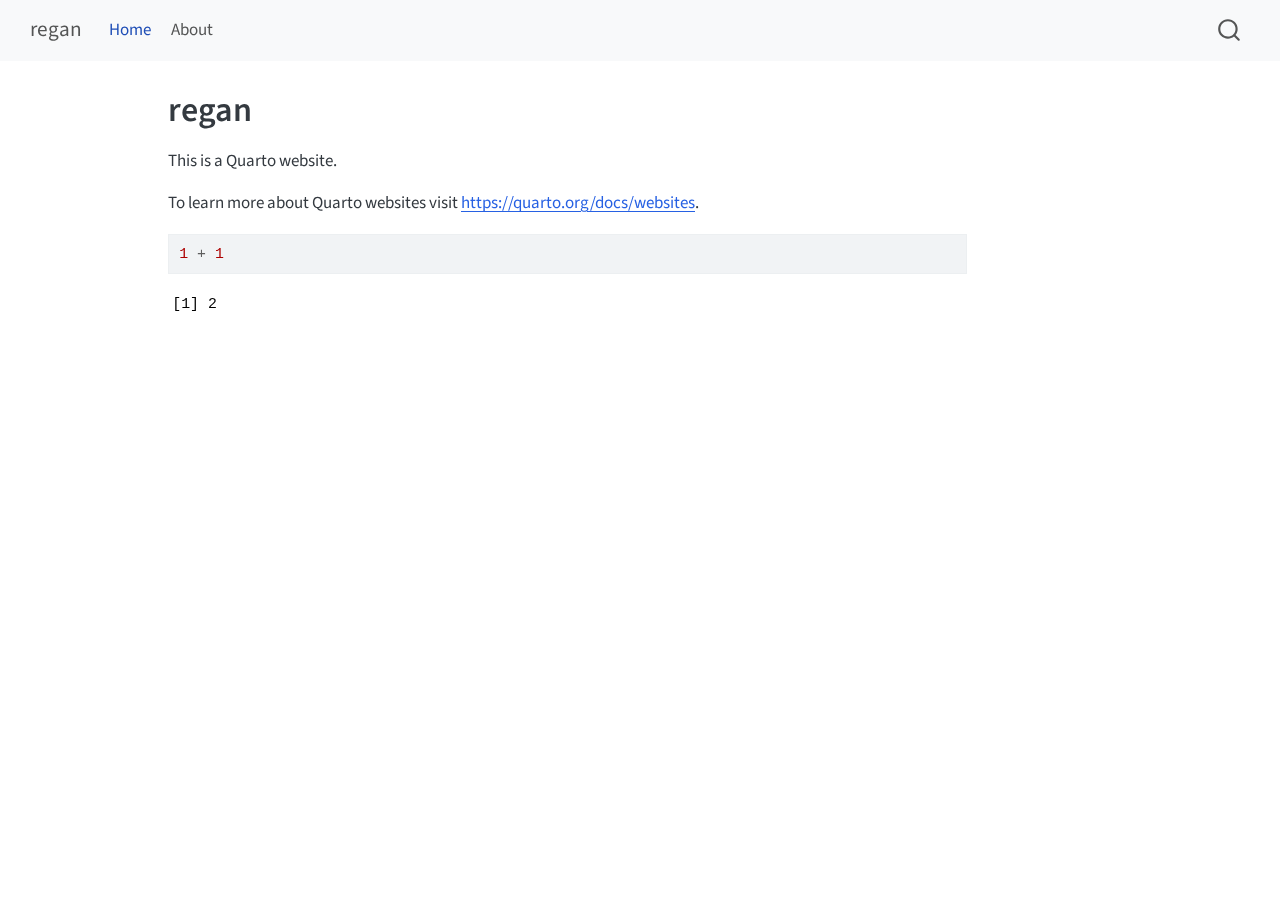
<file: _site/index.html>
<!DOCTYPE html>
<html xmlns="http://www.w3.org/1999/xhtml" lang="en" xml:lang="en"><head>

<meta charset="utf-8">
<meta name="generator" content="quarto-1.6.42">

<meta name="viewport" content="width=device-width, initial-scale=1.0, user-scalable=yes">


<title>regan</title>
<style>
code{white-space: pre-wrap;}
span.smallcaps{font-variant: small-caps;}
div.columns{display: flex; gap: min(4vw, 1.5em);}
div.column{flex: auto; overflow-x: auto;}
div.hanging-indent{margin-left: 1.5em; text-indent: -1.5em;}
ul.task-list{list-style: none;}
ul.task-list li input[type="checkbox"] {
  width: 0.8em;
  margin: 0 0.8em 0.2em -1em; /* quarto-specific, see https://github.com/quarto-dev/quarto-cli/issues/4556 */ 
  vertical-align: middle;
}
/* CSS for syntax highlighting */
pre > code.sourceCode { white-space: pre; position: relative; }
pre > code.sourceCode > span { line-height: 1.25; }
pre > code.sourceCode > span:empty { height: 1.2em; }
.sourceCode { overflow: visible; }
code.sourceCode > span { color: inherit; text-decoration: inherit; }
div.sourceCode { margin: 1em 0; }
pre.sourceCode { margin: 0; }
@media screen {
div.sourceCode { overflow: auto; }
}
@media print {
pre > code.sourceCode { white-space: pre-wrap; }
pre > code.sourceCode > span { display: inline-block; text-indent: -5em; padding-left: 5em; }
}
pre.numberSource code
  { counter-reset: source-line 0; }
pre.numberSource code > span
  { position: relative; left: -4em; counter-increment: source-line; }
pre.numberSource code > span > a:first-child::before
  { content: counter(source-line);
    position: relative; left: -1em; text-align: right; vertical-align: baseline;
    border: none; display: inline-block;
    -webkit-touch-callout: none; -webkit-user-select: none;
    -khtml-user-select: none; -moz-user-select: none;
    -ms-user-select: none; user-select: none;
    padding: 0 4px; width: 4em;
  }
pre.numberSource { margin-left: 3em;  padding-left: 4px; }
div.sourceCode
  {   }
@media screen {
pre > code.sourceCode > span > a:first-child::before { text-decoration: underline; }
}
</style>


<script src="site_libs/quarto-nav/quarto-nav.js"></script>
<script src="site_libs/quarto-nav/headroom.min.js"></script>
<script src="site_libs/clipboard/clipboard.min.js"></script>
<script src="site_libs/quarto-search/autocomplete.umd.js"></script>
<script src="site_libs/quarto-search/fuse.min.js"></script>
<script src="site_libs/quarto-search/quarto-search.js"></script>
<meta name="quarto:offset" content="./">
<script src="site_libs/quarto-html/quarto.js"></script>
<script src="site_libs/quarto-html/popper.min.js"></script>
<script src="site_libs/quarto-html/tippy.umd.min.js"></script>
<script src="site_libs/quarto-html/anchor.min.js"></script>
<link href="site_libs/quarto-html/tippy.css" rel="stylesheet">
<link href="site_libs/quarto-html/quarto-syntax-highlighting-2f5df379a58b258e96c21c0638c20c03.css" rel="stylesheet" id="quarto-text-highlighting-styles">
<script src="site_libs/bootstrap/bootstrap.min.js"></script>
<link href="site_libs/bootstrap/bootstrap-icons.css" rel="stylesheet">
<link href="site_libs/bootstrap/bootstrap-ddd961a2510921635943dfbbd19534c4.min.css" rel="stylesheet" append-hash="true" id="quarto-bootstrap" data-mode="light">
<script id="quarto-search-options" type="application/json">{
  "location": "navbar",
  "copy-button": false,
  "collapse-after": 3,
  "panel-placement": "end",
  "type": "overlay",
  "limit": 50,
  "keyboard-shortcut": [
    "f",
    "/",
    "s"
  ],
  "show-item-context": false,
  "language": {
    "search-no-results-text": "No results",
    "search-matching-documents-text": "matching documents",
    "search-copy-link-title": "Copy link to search",
    "search-hide-matches-text": "Hide additional matches",
    "search-more-match-text": "more match in this document",
    "search-more-matches-text": "more matches in this document",
    "search-clear-button-title": "Clear",
    "search-text-placeholder": "",
    "search-detached-cancel-button-title": "Cancel",
    "search-submit-button-title": "Submit",
    "search-label": "Search"
  }
}</script>


<link rel="stylesheet" href="styles.css">
</head>

<body class="nav-fixed">

<div id="quarto-search-results"></div>
  <header id="quarto-header" class="headroom fixed-top">
    <nav class="navbar navbar-expand-lg " data-bs-theme="dark">
      <div class="navbar-container container-fluid">
      <div class="navbar-brand-container mx-auto">
    <a class="navbar-brand" href="./index.html">
    <span class="navbar-title">regan</span>
    </a>
  </div>
            <div id="quarto-search" class="" title="Search"></div>
          <button class="navbar-toggler" type="button" data-bs-toggle="collapse" data-bs-target="#navbarCollapse" aria-controls="navbarCollapse" role="menu" aria-expanded="false" aria-label="Toggle navigation" onclick="if (window.quartoToggleHeadroom) { window.quartoToggleHeadroom(); }">
  <span class="navbar-toggler-icon"></span>
</button>
          <div class="collapse navbar-collapse" id="navbarCollapse">
            <ul class="navbar-nav navbar-nav-scroll me-auto">
  <li class="nav-item">
    <a class="nav-link active" href="./index.html" aria-current="page"> 
<span class="menu-text">Home</span></a>
  </li>  
  <li class="nav-item">
    <a class="nav-link" href="./about.html"> 
<span class="menu-text">About</span></a>
  </li>  
</ul>
          </div> <!-- /navcollapse -->
            <div class="quarto-navbar-tools">
</div>
      </div> <!-- /container-fluid -->
    </nav>
</header>
<!-- content -->
<div id="quarto-content" class="quarto-container page-columns page-rows-contents page-layout-article page-navbar">
<!-- sidebar -->
<!-- margin-sidebar -->
    <div id="quarto-margin-sidebar" class="sidebar margin-sidebar zindex-bottom">
        
    </div>
<!-- main -->
<main class="content" id="quarto-document-content">

<header id="title-block-header" class="quarto-title-block default">
<div class="quarto-title">
<h1 class="title">regan</h1>
</div>



<div class="quarto-title-meta">

    
  
    
  </div>
  


</header>


<p>This is a Quarto website.</p>
<p>To learn more about Quarto websites visit <a href="https://quarto.org/docs/websites" class="uri">https://quarto.org/docs/websites</a>.</p>
<div class="cell">
<div class="sourceCode cell-code" id="cb1"><pre class="sourceCode r code-with-copy"><code class="sourceCode r"><span id="cb1-1"><a href="#cb1-1" aria-hidden="true" tabindex="-1"></a><span class="dv">1</span> <span class="sc">+</span> <span class="dv">1</span></span></code><button title="Copy to Clipboard" class="code-copy-button"><i class="bi"></i></button></pre></div>
<div class="cell-output cell-output-stdout">
<pre><code>[1] 2</code></pre>
</div>
</div>



</main> <!-- /main -->
<script id="quarto-html-after-body" type="application/javascript">
window.document.addEventListener("DOMContentLoaded", function (event) {
  const toggleBodyColorMode = (bsSheetEl) => {
    const mode = bsSheetEl.getAttribute("data-mode");
    const bodyEl = window.document.querySelector("body");
    if (mode === "dark") {
      bodyEl.classList.add("quarto-dark");
      bodyEl.classList.remove("quarto-light");
    } else {
      bodyEl.classList.add("quarto-light");
      bodyEl.classList.remove("quarto-dark");
    }
  }
  const toggleBodyColorPrimary = () => {
    const bsSheetEl = window.document.querySelector("link#quarto-bootstrap");
    if (bsSheetEl) {
      toggleBodyColorMode(bsSheetEl);
    }
  }
  toggleBodyColorPrimary();  
  const icon = "";
  const anchorJS = new window.AnchorJS();
  anchorJS.options = {
    placement: 'right',
    icon: icon
  };
  anchorJS.add('.anchored');
  const isCodeAnnotation = (el) => {
    for (const clz of el.classList) {
      if (clz.startsWith('code-annotation-')) {                     
        return true;
      }
    }
    return false;
  }
  const onCopySuccess = function(e) {
    // button target
    const button = e.trigger;
    // don't keep focus
    button.blur();
    // flash "checked"
    button.classList.add('code-copy-button-checked');
    var currentTitle = button.getAttribute("title");
    button.setAttribute("title", "Copied!");
    let tooltip;
    if (window.bootstrap) {
      button.setAttribute("data-bs-toggle", "tooltip");
      button.setAttribute("data-bs-placement", "left");
      button.setAttribute("data-bs-title", "Copied!");
      tooltip = new bootstrap.Tooltip(button, 
        { trigger: "manual", 
          customClass: "code-copy-button-tooltip",
          offset: [0, -8]});
      tooltip.show();    
    }
    setTimeout(function() {
      if (tooltip) {
        tooltip.hide();
        button.removeAttribute("data-bs-title");
        button.removeAttribute("data-bs-toggle");
        button.removeAttribute("data-bs-placement");
      }
      button.setAttribute("title", currentTitle);
      button.classList.remove('code-copy-button-checked');
    }, 1000);
    // clear code selection
    e.clearSelection();
  }
  const getTextToCopy = function(trigger) {
      const codeEl = trigger.previousElementSibling.cloneNode(true);
      for (const childEl of codeEl.children) {
        if (isCodeAnnotation(childEl)) {
          childEl.remove();
        }
      }
      return codeEl.innerText;
  }
  const clipboard = new window.ClipboardJS('.code-copy-button:not([data-in-quarto-modal])', {
    text: getTextToCopy
  });
  clipboard.on('success', onCopySuccess);
  if (window.document.getElementById('quarto-embedded-source-code-modal')) {
    const clipboardModal = new window.ClipboardJS('.code-copy-button[data-in-quarto-modal]', {
      text: getTextToCopy,
      container: window.document.getElementById('quarto-embedded-source-code-modal')
    });
    clipboardModal.on('success', onCopySuccess);
  }
    var localhostRegex = new RegExp(/^(?:http|https):\/\/localhost\:?[0-9]*\//);
    var mailtoRegex = new RegExp(/^mailto:/);
      var filterRegex = new RegExp('/' + window.location.host + '/');
    var isInternal = (href) => {
        return filterRegex.test(href) || localhostRegex.test(href) || mailtoRegex.test(href);
    }
    // Inspect non-navigation links and adorn them if external
 	var links = window.document.querySelectorAll('a[href]:not(.nav-link):not(.navbar-brand):not(.toc-action):not(.sidebar-link):not(.sidebar-item-toggle):not(.pagination-link):not(.no-external):not([aria-hidden]):not(.dropdown-item):not(.quarto-navigation-tool):not(.about-link)');
    for (var i=0; i<links.length; i++) {
      const link = links[i];
      if (!isInternal(link.href)) {
        // undo the damage that might have been done by quarto-nav.js in the case of
        // links that we want to consider external
        if (link.dataset.originalHref !== undefined) {
          link.href = link.dataset.originalHref;
        }
      }
    }
  function tippyHover(el, contentFn, onTriggerFn, onUntriggerFn) {
    const config = {
      allowHTML: true,
      maxWidth: 500,
      delay: 100,
      arrow: false,
      appendTo: function(el) {
          return el.parentElement;
      },
      interactive: true,
      interactiveBorder: 10,
      theme: 'quarto',
      placement: 'bottom-start',
    };
    if (contentFn) {
      config.content = contentFn;
    }
    if (onTriggerFn) {
      config.onTrigger = onTriggerFn;
    }
    if (onUntriggerFn) {
      config.onUntrigger = onUntriggerFn;
    }
    window.tippy(el, config); 
  }
  const noterefs = window.document.querySelectorAll('a[role="doc-noteref"]');
  for (var i=0; i<noterefs.length; i++) {
    const ref = noterefs[i];
    tippyHover(ref, function() {
      // use id or data attribute instead here
      let href = ref.getAttribute('data-footnote-href') || ref.getAttribute('href');
      try { href = new URL(href).hash; } catch {}
      const id = href.replace(/^#\/?/, "");
      const note = window.document.getElementById(id);
      if (note) {
        return note.innerHTML;
      } else {
        return "";
      }
    });
  }
  const xrefs = window.document.querySelectorAll('a.quarto-xref');
  const processXRef = (id, note) => {
    // Strip column container classes
    const stripColumnClz = (el) => {
      el.classList.remove("page-full", "page-columns");
      if (el.children) {
        for (const child of el.children) {
          stripColumnClz(child);
        }
      }
    }
    stripColumnClz(note)
    if (id === null || id.startsWith('sec-')) {
      // Special case sections, only their first couple elements
      const container = document.createElement("div");
      if (note.children && note.children.length > 2) {
        container.appendChild(note.children[0].cloneNode(true));
        for (let i = 1; i < note.children.length; i++) {
          const child = note.children[i];
          if (child.tagName === "P" && child.innerText === "") {
            continue;
          } else {
            container.appendChild(child.cloneNode(true));
            break;
          }
        }
        if (window.Quarto?.typesetMath) {
          window.Quarto.typesetMath(container);
        }
        return container.innerHTML
      } else {
        if (window.Quarto?.typesetMath) {
          window.Quarto.typesetMath(note);
        }
        return note.innerHTML;
      }
    } else {
      // Remove any anchor links if they are present
      const anchorLink = note.querySelector('a.anchorjs-link');
      if (anchorLink) {
        anchorLink.remove();
      }
      if (window.Quarto?.typesetMath) {
        window.Quarto.typesetMath(note);
      }
      if (note.classList.contains("callout")) {
        return note.outerHTML;
      } else {
        return note.innerHTML;
      }
    }
  }
  for (var i=0; i<xrefs.length; i++) {
    const xref = xrefs[i];
    tippyHover(xref, undefined, function(instance) {
      instance.disable();
      let url = xref.getAttribute('href');
      let hash = undefined; 
      if (url.startsWith('#')) {
        hash = url;
      } else {
        try { hash = new URL(url).hash; } catch {}
      }
      if (hash) {
        const id = hash.replace(/^#\/?/, "");
        const note = window.document.getElementById(id);
        if (note !== null) {
          try {
            const html = processXRef(id, note.cloneNode(true));
            instance.setContent(html);
          } finally {
            instance.enable();
            instance.show();
          }
        } else {
          // See if we can fetch this
          fetch(url.split('#')[0])
          .then(res => res.text())
          .then(html => {
            const parser = new DOMParser();
            const htmlDoc = parser.parseFromString(html, "text/html");
            const note = htmlDoc.getElementById(id);
            if (note !== null) {
              const html = processXRef(id, note);
              instance.setContent(html);
            } 
          }).finally(() => {
            instance.enable();
            instance.show();
          });
        }
      } else {
        // See if we can fetch a full url (with no hash to target)
        // This is a special case and we should probably do some content thinning / targeting
        fetch(url)
        .then(res => res.text())
        .then(html => {
          const parser = new DOMParser();
          const htmlDoc = parser.parseFromString(html, "text/html");
          const note = htmlDoc.querySelector('main.content');
          if (note !== null) {
            // This should only happen for chapter cross references
            // (since there is no id in the URL)
            // remove the first header
            if (note.children.length > 0 && note.children[0].tagName === "HEADER") {
              note.children[0].remove();
            }
            const html = processXRef(null, note);
            instance.setContent(html);
          } 
        }).finally(() => {
          instance.enable();
          instance.show();
        });
      }
    }, function(instance) {
    });
  }
      let selectedAnnoteEl;
      const selectorForAnnotation = ( cell, annotation) => {
        let cellAttr = 'data-code-cell="' + cell + '"';
        let lineAttr = 'data-code-annotation="' +  annotation + '"';
        const selector = 'span[' + cellAttr + '][' + lineAttr + ']';
        return selector;
      }
      const selectCodeLines = (annoteEl) => {
        const doc = window.document;
        const targetCell = annoteEl.getAttribute("data-target-cell");
        const targetAnnotation = annoteEl.getAttribute("data-target-annotation");
        const annoteSpan = window.document.querySelector(selectorForAnnotation(targetCell, targetAnnotation));
        const lines = annoteSpan.getAttribute("data-code-lines").split(",");
        const lineIds = lines.map((line) => {
          return targetCell + "-" + line;
        })
        let top = null;
        let height = null;
        let parent = null;
        if (lineIds.length > 0) {
            //compute the position of the single el (top and bottom and make a div)
            const el = window.document.getElementById(lineIds[0]);
            top = el.offsetTop;
            height = el.offsetHeight;
            parent = el.parentElement.parentElement;
          if (lineIds.length > 1) {
            const lastEl = window.document.getElementById(lineIds[lineIds.length - 1]);
            const bottom = lastEl.offsetTop + lastEl.offsetHeight;
            height = bottom - top;
          }
          if (top !== null && height !== null && parent !== null) {
            // cook up a div (if necessary) and position it 
            let div = window.document.getElementById("code-annotation-line-highlight");
            if (div === null) {
              div = window.document.createElement("div");
              div.setAttribute("id", "code-annotation-line-highlight");
              div.style.position = 'absolute';
              parent.appendChild(div);
            }
            div.style.top = top - 2 + "px";
            div.style.height = height + 4 + "px";
            div.style.left = 0;
            let gutterDiv = window.document.getElementById("code-annotation-line-highlight-gutter");
            if (gutterDiv === null) {
              gutterDiv = window.document.createElement("div");
              gutterDiv.setAttribute("id", "code-annotation-line-highlight-gutter");
              gutterDiv.style.position = 'absolute';
              const codeCell = window.document.getElementById(targetCell);
              const gutter = codeCell.querySelector('.code-annotation-gutter');
              gutter.appendChild(gutterDiv);
            }
            gutterDiv.style.top = top - 2 + "px";
            gutterDiv.style.height = height + 4 + "px";
          }
          selectedAnnoteEl = annoteEl;
        }
      };
      const unselectCodeLines = () => {
        const elementsIds = ["code-annotation-line-highlight", "code-annotation-line-highlight-gutter"];
        elementsIds.forEach((elId) => {
          const div = window.document.getElementById(elId);
          if (div) {
            div.remove();
          }
        });
        selectedAnnoteEl = undefined;
      };
        // Handle positioning of the toggle
    window.addEventListener(
      "resize",
      throttle(() => {
        elRect = undefined;
        if (selectedAnnoteEl) {
          selectCodeLines(selectedAnnoteEl);
        }
      }, 10)
    );
    function throttle(fn, ms) {
    let throttle = false;
    let timer;
      return (...args) => {
        if(!throttle) { // first call gets through
            fn.apply(this, args);
            throttle = true;
        } else { // all the others get throttled
            if(timer) clearTimeout(timer); // cancel #2
            timer = setTimeout(() => {
              fn.apply(this, args);
              timer = throttle = false;
            }, ms);
        }
      };
    }
      // Attach click handler to the DT
      const annoteDls = window.document.querySelectorAll('dt[data-target-cell]');
      for (const annoteDlNode of annoteDls) {
        annoteDlNode.addEventListener('click', (event) => {
          const clickedEl = event.target;
          if (clickedEl !== selectedAnnoteEl) {
            unselectCodeLines();
            const activeEl = window.document.querySelector('dt[data-target-cell].code-annotation-active');
            if (activeEl) {
              activeEl.classList.remove('code-annotation-active');
            }
            selectCodeLines(clickedEl);
            clickedEl.classList.add('code-annotation-active');
          } else {
            // Unselect the line
            unselectCodeLines();
            clickedEl.classList.remove('code-annotation-active');
          }
        });
      }
  const findCites = (el) => {
    const parentEl = el.parentElement;
    if (parentEl) {
      const cites = parentEl.dataset.cites;
      if (cites) {
        return {
          el,
          cites: cites.split(' ')
        };
      } else {
        return findCites(el.parentElement)
      }
    } else {
      return undefined;
    }
  };
  var bibliorefs = window.document.querySelectorAll('a[role="doc-biblioref"]');
  for (var i=0; i<bibliorefs.length; i++) {
    const ref = bibliorefs[i];
    const citeInfo = findCites(ref);
    if (citeInfo) {
      tippyHover(citeInfo.el, function() {
        var popup = window.document.createElement('div');
        citeInfo.cites.forEach(function(cite) {
          var citeDiv = window.document.createElement('div');
          citeDiv.classList.add('hanging-indent');
          citeDiv.classList.add('csl-entry');
          var biblioDiv = window.document.getElementById('ref-' + cite);
          if (biblioDiv) {
            citeDiv.innerHTML = biblioDiv.innerHTML;
          }
          popup.appendChild(citeDiv);
        });
        return popup.innerHTML;
      });
    }
  }
});
</script>
</div> <!-- /content -->




</body></html>
</file>
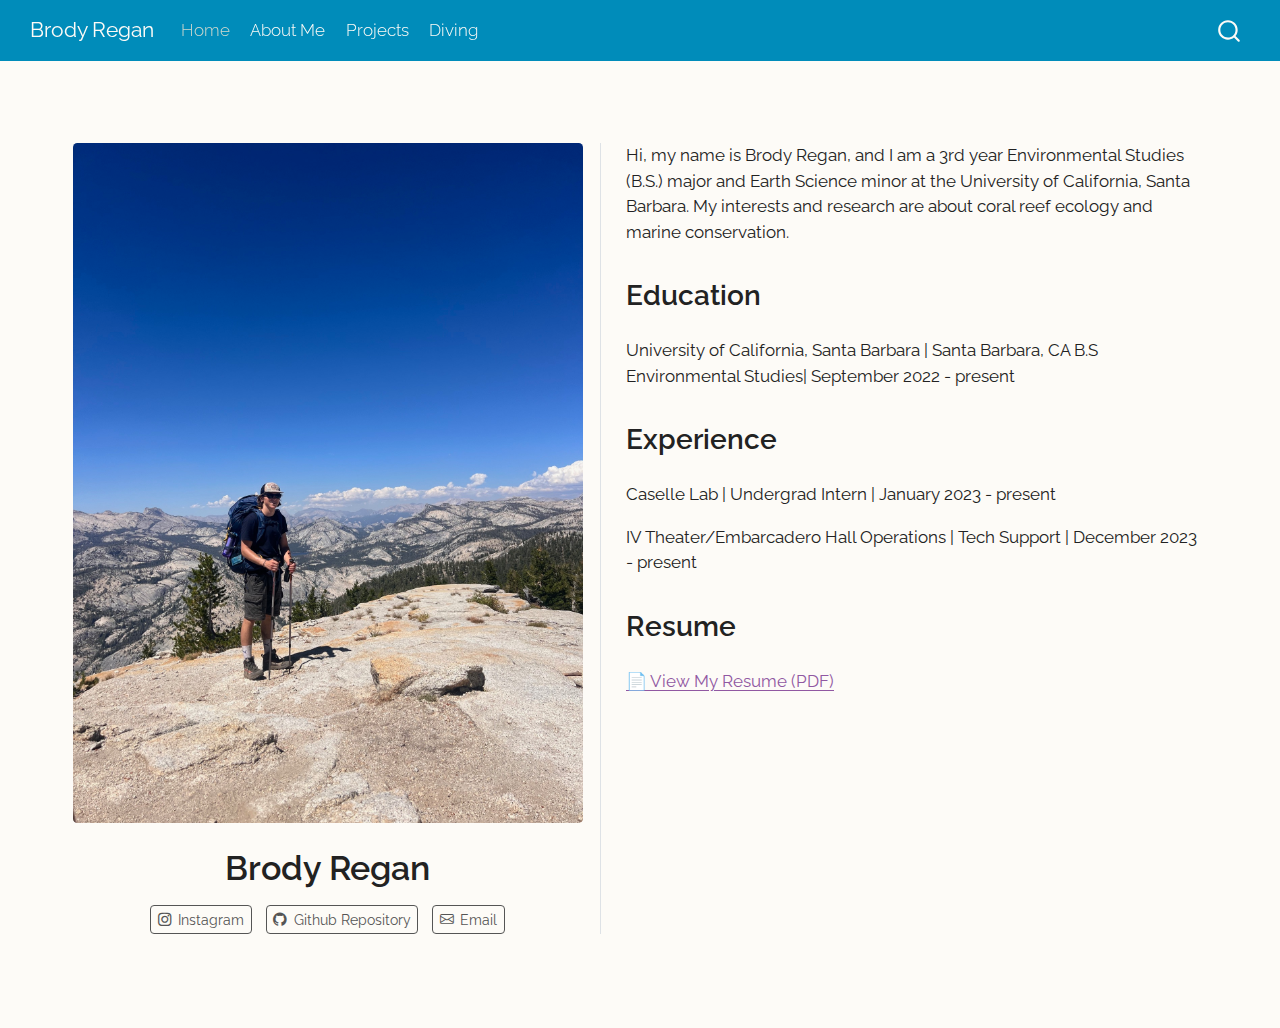
<file: docs/index.html>
<!DOCTYPE html>
<html xmlns="http://www.w3.org/1999/xhtml" lang="en" xml:lang="en"><head>

<meta charset="utf-8">
<meta name="generator" content="quarto-1.6.42">

<meta name="viewport" content="width=device-width, initial-scale=1.0, user-scalable=yes">


<title>Brody Regan</title>
<style>
code{white-space: pre-wrap;}
span.smallcaps{font-variant: small-caps;}
div.columns{display: flex; gap: min(4vw, 1.5em);}
div.column{flex: auto; overflow-x: auto;}
div.hanging-indent{margin-left: 1.5em; text-indent: -1.5em;}
ul.task-list{list-style: none;}
ul.task-list li input[type="checkbox"] {
  width: 0.8em;
  margin: 0 0.8em 0.2em -1em; /* quarto-specific, see https://github.com/quarto-dev/quarto-cli/issues/4556 */ 
  vertical-align: middle;
}
</style>


<script src="site_libs/quarto-nav/quarto-nav.js"></script>
<script src="site_libs/quarto-nav/headroom.min.js"></script>
<script src="site_libs/clipboard/clipboard.min.js"></script>
<script src="site_libs/quarto-search/autocomplete.umd.js"></script>
<script src="site_libs/quarto-search/fuse.min.js"></script>
<script src="site_libs/quarto-search/quarto-search.js"></script>
<meta name="quarto:offset" content="./">
<script src="site_libs/quarto-html/quarto.js"></script>
<script src="site_libs/quarto-html/popper.min.js"></script>
<script src="site_libs/quarto-html/tippy.umd.min.js"></script>
<link href="site_libs/quarto-html/tippy.css" rel="stylesheet">
<link href="site_libs/quarto-html/quarto-syntax-highlighting-2f5df379a58b258e96c21c0638c20c03.css" rel="stylesheet" id="quarto-text-highlighting-styles">
<script src="site_libs/bootstrap/bootstrap.min.js"></script>
<link href="site_libs/bootstrap/bootstrap-icons.css" rel="stylesheet">
<link href="site_libs/bootstrap/bootstrap-b81f59c8454e21ec9920670b21d0faf8.min.css" rel="stylesheet" append-hash="true" id="quarto-bootstrap" data-mode="light">
<script id="quarto-search-options" type="application/json">{
  "location": "navbar",
  "copy-button": false,
  "collapse-after": 3,
  "panel-placement": "end",
  "type": "overlay",
  "limit": 50,
  "keyboard-shortcut": [
    "f",
    "/",
    "s"
  ],
  "show-item-context": false,
  "language": {
    "search-no-results-text": "No results",
    "search-matching-documents-text": "matching documents",
    "search-copy-link-title": "Copy link to search",
    "search-hide-matches-text": "Hide additional matches",
    "search-more-match-text": "more match in this document",
    "search-more-matches-text": "more matches in this document",
    "search-clear-button-title": "Clear",
    "search-text-placeholder": "",
    "search-detached-cancel-button-title": "Cancel",
    "search-submit-button-title": "Submit",
    "search-label": "Search"
  }
}</script>


</head>

<body class="nav-fixed">

<div id="quarto-search-results"></div>
  <header id="quarto-header" class="headroom fixed-top">
    <nav class="navbar navbar-expand-lg " data-bs-theme="dark">
      <div class="navbar-container container-fluid">
      <div class="navbar-brand-container mx-auto">
    <a class="navbar-brand" href="./index.html">
    <span class="navbar-title">Brody Regan</span>
    </a>
  </div>
            <div id="quarto-search" class="" title="Search"></div>
          <button class="navbar-toggler" type="button" data-bs-toggle="collapse" data-bs-target="#navbarCollapse" aria-controls="navbarCollapse" role="menu" aria-expanded="false" aria-label="Toggle navigation" onclick="if (window.quartoToggleHeadroom) { window.quartoToggleHeadroom(); }">
  <span class="navbar-toggler-icon"></span>
</button>
          <div class="collapse navbar-collapse" id="navbarCollapse">
            <ul class="navbar-nav navbar-nav-scroll me-auto">
  <li class="nav-item">
    <a class="nav-link active" href="./index.html" aria-current="page"> 
<span class="menu-text">Home</span></a>
  </li>  
  <li class="nav-item">
    <a class="nav-link" href="./about.html"> 
<span class="menu-text">About Me</span></a>
  </li>  
  <li class="nav-item">
    <a class="nav-link" href="./project.html"> 
<span class="menu-text">Projects</span></a>
  </li>  
  <li class="nav-item">
    <a class="nav-link" href="./hobbies.html"> 
<span class="menu-text">Diving</span></a>
  </li>  
</ul>
          </div> <!-- /navcollapse -->
            <div class="quarto-navbar-tools">
</div>
      </div> <!-- /container-fluid -->
    </nav>
</header>
<!-- content -->
<div id="quarto-content" class="quarto-container page-columns page-rows-contents page-layout-full page-navbar">
<!-- sidebar -->
<!-- margin-sidebar -->
    
<!-- main -->
<main class="content column-page" id="quarto-document-content">




<div class="quarto-about-trestles column-page">
  <div class="about-entity">
    <img src="images/IMG_3644.jpg" class="about-image
  rounded " style="width: 30em;">
<header id="title-block-header" class="quarto-title-block default">
<div class="quarto-title">
<h1 class="title">Brody Regan</h1>
</div>
<div class="quarto-title-meta column-page">
  </div>
</header>
    <div class="about-links">
  <a href="https://www.instagram.com/brodyregan_212/" class="about-link" rel="" target="">
    <i class="bi bi-instagram"></i>
     <span class="about-link-text">Instagram</span>
  </a>
  <a href="https://github.com/brodyregan/bregan" class="about-link" rel="" target="">
    <i class="bi bi-github"></i>
     <span class="about-link-text">Github Repository</span>
  </a>
  <a href="/brodyregan12@gmail.com" class="about-link" rel="" target="">
    <i class="bi bi-envelope"></i>
     <span class="about-link-text">Email</span>
  </a>
</div>
  </div>
  <div class="about-contents"><div id="hero-heading">
<p>Hi, my name is Brody Regan, and I am a 3rd year Environmental Studies (B.S.) major and Earth Science minor at the University of California, Santa Barbara. My interests and research are about coral reef ecology and marine conservation.</p>
<section id="education" class="level2">
<h2 data-anchor-id="education">Education</h2>
<p>University of California, Santa Barbara | Santa Barbara, CA B.S Environmental Studies| September 2022 - present</p>
</section>
<section id="experience" class="level2">
<h2 data-anchor-id="experience">Experience</h2>
<p>Caselle Lab | Undergrad Intern | January 2023 - present</p>
<p>IV Theater/Embarcadero Hall Operations | Tech Support | December 2023 - present</p>
</section>
<section id="resume" class="level2">
<h2 data-anchor-id="resume">Resume</h2>
<p><a href="Current Resume - Brody Regan.pdf" target="_blank">📄 View My Resume (PDF)</a></p>
<iframe src="Current Resume - Brody Regan.pdf">
</iframe>
</section>
</div></div>
</div>





</main> <!-- /main -->
<script id="quarto-html-after-body" type="application/javascript">
window.document.addEventListener("DOMContentLoaded", function (event) {
  const toggleBodyColorMode = (bsSheetEl) => {
    const mode = bsSheetEl.getAttribute("data-mode");
    const bodyEl = window.document.querySelector("body");
    if (mode === "dark") {
      bodyEl.classList.add("quarto-dark");
      bodyEl.classList.remove("quarto-light");
    } else {
      bodyEl.classList.add("quarto-light");
      bodyEl.classList.remove("quarto-dark");
    }
  }
  const toggleBodyColorPrimary = () => {
    const bsSheetEl = window.document.querySelector("link#quarto-bootstrap");
    if (bsSheetEl) {
      toggleBodyColorMode(bsSheetEl);
    }
  }
  toggleBodyColorPrimary();  
  const isCodeAnnotation = (el) => {
    for (const clz of el.classList) {
      if (clz.startsWith('code-annotation-')) {                     
        return true;
      }
    }
    return false;
  }
  const onCopySuccess = function(e) {
    // button target
    const button = e.trigger;
    // don't keep focus
    button.blur();
    // flash "checked"
    button.classList.add('code-copy-button-checked');
    var currentTitle = button.getAttribute("title");
    button.setAttribute("title", "Copied!");
    let tooltip;
    if (window.bootstrap) {
      button.setAttribute("data-bs-toggle", "tooltip");
      button.setAttribute("data-bs-placement", "left");
      button.setAttribute("data-bs-title", "Copied!");
      tooltip = new bootstrap.Tooltip(button, 
        { trigger: "manual", 
          customClass: "code-copy-button-tooltip",
          offset: [0, -8]});
      tooltip.show();    
    }
    setTimeout(function() {
      if (tooltip) {
        tooltip.hide();
        button.removeAttribute("data-bs-title");
        button.removeAttribute("data-bs-toggle");
        button.removeAttribute("data-bs-placement");
      }
      button.setAttribute("title", currentTitle);
      button.classList.remove('code-copy-button-checked');
    }, 1000);
    // clear code selection
    e.clearSelection();
  }
  const getTextToCopy = function(trigger) {
      const codeEl = trigger.previousElementSibling.cloneNode(true);
      for (const childEl of codeEl.children) {
        if (isCodeAnnotation(childEl)) {
          childEl.remove();
        }
      }
      return codeEl.innerText;
  }
  const clipboard = new window.ClipboardJS('.code-copy-button:not([data-in-quarto-modal])', {
    text: getTextToCopy
  });
  clipboard.on('success', onCopySuccess);
  if (window.document.getElementById('quarto-embedded-source-code-modal')) {
    const clipboardModal = new window.ClipboardJS('.code-copy-button[data-in-quarto-modal]', {
      text: getTextToCopy,
      container: window.document.getElementById('quarto-embedded-source-code-modal')
    });
    clipboardModal.on('success', onCopySuccess);
  }
    var localhostRegex = new RegExp(/^(?:http|https):\/\/localhost\:?[0-9]*\//);
    var mailtoRegex = new RegExp(/^mailto:/);
      var filterRegex = new RegExp('/' + window.location.host + '/');
    var isInternal = (href) => {
        return filterRegex.test(href) || localhostRegex.test(href) || mailtoRegex.test(href);
    }
    // Inspect non-navigation links and adorn them if external
 	var links = window.document.querySelectorAll('a[href]:not(.nav-link):not(.navbar-brand):not(.toc-action):not(.sidebar-link):not(.sidebar-item-toggle):not(.pagination-link):not(.no-external):not([aria-hidden]):not(.dropdown-item):not(.quarto-navigation-tool):not(.about-link)');
    for (var i=0; i<links.length; i++) {
      const link = links[i];
      if (!isInternal(link.href)) {
        // undo the damage that might have been done by quarto-nav.js in the case of
        // links that we want to consider external
        if (link.dataset.originalHref !== undefined) {
          link.href = link.dataset.originalHref;
        }
      }
    }
  function tippyHover(el, contentFn, onTriggerFn, onUntriggerFn) {
    const config = {
      allowHTML: true,
      maxWidth: 500,
      delay: 100,
      arrow: false,
      appendTo: function(el) {
          return el.parentElement;
      },
      interactive: true,
      interactiveBorder: 10,
      theme: 'quarto',
      placement: 'bottom-start',
    };
    if (contentFn) {
      config.content = contentFn;
    }
    if (onTriggerFn) {
      config.onTrigger = onTriggerFn;
    }
    if (onUntriggerFn) {
      config.onUntrigger = onUntriggerFn;
    }
    window.tippy(el, config); 
  }
  const noterefs = window.document.querySelectorAll('a[role="doc-noteref"]');
  for (var i=0; i<noterefs.length; i++) {
    const ref = noterefs[i];
    tippyHover(ref, function() {
      // use id or data attribute instead here
      let href = ref.getAttribute('data-footnote-href') || ref.getAttribute('href');
      try { href = new URL(href).hash; } catch {}
      const id = href.replace(/^#\/?/, "");
      const note = window.document.getElementById(id);
      if (note) {
        return note.innerHTML;
      } else {
        return "";
      }
    });
  }
  const xrefs = window.document.querySelectorAll('a.quarto-xref');
  const processXRef = (id, note) => {
    // Strip column container classes
    const stripColumnClz = (el) => {
      el.classList.remove("page-full", "page-columns");
      if (el.children) {
        for (const child of el.children) {
          stripColumnClz(child);
        }
      }
    }
    stripColumnClz(note)
    if (id === null || id.startsWith('sec-')) {
      // Special case sections, only their first couple elements
      const container = document.createElement("div");
      if (note.children && note.children.length > 2) {
        container.appendChild(note.children[0].cloneNode(true));
        for (let i = 1; i < note.children.length; i++) {
          const child = note.children[i];
          if (child.tagName === "P" && child.innerText === "") {
            continue;
          } else {
            container.appendChild(child.cloneNode(true));
            break;
          }
        }
        if (window.Quarto?.typesetMath) {
          window.Quarto.typesetMath(container);
        }
        return container.innerHTML
      } else {
        if (window.Quarto?.typesetMath) {
          window.Quarto.typesetMath(note);
        }
        return note.innerHTML;
      }
    } else {
      // Remove any anchor links if they are present
      const anchorLink = note.querySelector('a.anchorjs-link');
      if (anchorLink) {
        anchorLink.remove();
      }
      if (window.Quarto?.typesetMath) {
        window.Quarto.typesetMath(note);
      }
      if (note.classList.contains("callout")) {
        return note.outerHTML;
      } else {
        return note.innerHTML;
      }
    }
  }
  for (var i=0; i<xrefs.length; i++) {
    const xref = xrefs[i];
    tippyHover(xref, undefined, function(instance) {
      instance.disable();
      let url = xref.getAttribute('href');
      let hash = undefined; 
      if (url.startsWith('#')) {
        hash = url;
      } else {
        try { hash = new URL(url).hash; } catch {}
      }
      if (hash) {
        const id = hash.replace(/^#\/?/, "");
        const note = window.document.getElementById(id);
        if (note !== null) {
          try {
            const html = processXRef(id, note.cloneNode(true));
            instance.setContent(html);
          } finally {
            instance.enable();
            instance.show();
          }
        } else {
          // See if we can fetch this
          fetch(url.split('#')[0])
          .then(res => res.text())
          .then(html => {
            const parser = new DOMParser();
            const htmlDoc = parser.parseFromString(html, "text/html");
            const note = htmlDoc.getElementById(id);
            if (note !== null) {
              const html = processXRef(id, note);
              instance.setContent(html);
            } 
          }).finally(() => {
            instance.enable();
            instance.show();
          });
        }
      } else {
        // See if we can fetch a full url (with no hash to target)
        // This is a special case and we should probably do some content thinning / targeting
        fetch(url)
        .then(res => res.text())
        .then(html => {
          const parser = new DOMParser();
          const htmlDoc = parser.parseFromString(html, "text/html");
          const note = htmlDoc.querySelector('main.content');
          if (note !== null) {
            // This should only happen for chapter cross references
            // (since there is no id in the URL)
            // remove the first header
            if (note.children.length > 0 && note.children[0].tagName === "HEADER") {
              note.children[0].remove();
            }
            const html = processXRef(null, note);
            instance.setContent(html);
          } 
        }).finally(() => {
          instance.enable();
          instance.show();
        });
      }
    }, function(instance) {
    });
  }
      let selectedAnnoteEl;
      const selectorForAnnotation = ( cell, annotation) => {
        let cellAttr = 'data-code-cell="' + cell + '"';
        let lineAttr = 'data-code-annotation="' +  annotation + '"';
        const selector = 'span[' + cellAttr + '][' + lineAttr + ']';
        return selector;
      }
      const selectCodeLines = (annoteEl) => {
        const doc = window.document;
        const targetCell = annoteEl.getAttribute("data-target-cell");
        const targetAnnotation = annoteEl.getAttribute("data-target-annotation");
        const annoteSpan = window.document.querySelector(selectorForAnnotation(targetCell, targetAnnotation));
        const lines = annoteSpan.getAttribute("data-code-lines").split(",");
        const lineIds = lines.map((line) => {
          return targetCell + "-" + line;
        })
        let top = null;
        let height = null;
        let parent = null;
        if (lineIds.length > 0) {
            //compute the position of the single el (top and bottom and make a div)
            const el = window.document.getElementById(lineIds[0]);
            top = el.offsetTop;
            height = el.offsetHeight;
            parent = el.parentElement.parentElement;
          if (lineIds.length > 1) {
            const lastEl = window.document.getElementById(lineIds[lineIds.length - 1]);
            const bottom = lastEl.offsetTop + lastEl.offsetHeight;
            height = bottom - top;
          }
          if (top !== null && height !== null && parent !== null) {
            // cook up a div (if necessary) and position it 
            let div = window.document.getElementById("code-annotation-line-highlight");
            if (div === null) {
              div = window.document.createElement("div");
              div.setAttribute("id", "code-annotation-line-highlight");
              div.style.position = 'absolute';
              parent.appendChild(div);
            }
            div.style.top = top - 2 + "px";
            div.style.height = height + 4 + "px";
            div.style.left = 0;
            let gutterDiv = window.document.getElementById("code-annotation-line-highlight-gutter");
            if (gutterDiv === null) {
              gutterDiv = window.document.createElement("div");
              gutterDiv.setAttribute("id", "code-annotation-line-highlight-gutter");
              gutterDiv.style.position = 'absolute';
              const codeCell = window.document.getElementById(targetCell);
              const gutter = codeCell.querySelector('.code-annotation-gutter');
              gutter.appendChild(gutterDiv);
            }
            gutterDiv.style.top = top - 2 + "px";
            gutterDiv.style.height = height + 4 + "px";
          }
          selectedAnnoteEl = annoteEl;
        }
      };
      const unselectCodeLines = () => {
        const elementsIds = ["code-annotation-line-highlight", "code-annotation-line-highlight-gutter"];
        elementsIds.forEach((elId) => {
          const div = window.document.getElementById(elId);
          if (div) {
            div.remove();
          }
        });
        selectedAnnoteEl = undefined;
      };
        // Handle positioning of the toggle
    window.addEventListener(
      "resize",
      throttle(() => {
        elRect = undefined;
        if (selectedAnnoteEl) {
          selectCodeLines(selectedAnnoteEl);
        }
      }, 10)
    );
    function throttle(fn, ms) {
    let throttle = false;
    let timer;
      return (...args) => {
        if(!throttle) { // first call gets through
            fn.apply(this, args);
            throttle = true;
        } else { // all the others get throttled
            if(timer) clearTimeout(timer); // cancel #2
            timer = setTimeout(() => {
              fn.apply(this, args);
              timer = throttle = false;
            }, ms);
        }
      };
    }
      // Attach click handler to the DT
      const annoteDls = window.document.querySelectorAll('dt[data-target-cell]');
      for (const annoteDlNode of annoteDls) {
        annoteDlNode.addEventListener('click', (event) => {
          const clickedEl = event.target;
          if (clickedEl !== selectedAnnoteEl) {
            unselectCodeLines();
            const activeEl = window.document.querySelector('dt[data-target-cell].code-annotation-active');
            if (activeEl) {
              activeEl.classList.remove('code-annotation-active');
            }
            selectCodeLines(clickedEl);
            clickedEl.classList.add('code-annotation-active');
          } else {
            // Unselect the line
            unselectCodeLines();
            clickedEl.classList.remove('code-annotation-active');
          }
        });
      }
  const findCites = (el) => {
    const parentEl = el.parentElement;
    if (parentEl) {
      const cites = parentEl.dataset.cites;
      if (cites) {
        return {
          el,
          cites: cites.split(' ')
        };
      } else {
        return findCites(el.parentElement)
      }
    } else {
      return undefined;
    }
  };
  var bibliorefs = window.document.querySelectorAll('a[role="doc-biblioref"]');
  for (var i=0; i<bibliorefs.length; i++) {
    const ref = bibliorefs[i];
    const citeInfo = findCites(ref);
    if (citeInfo) {
      tippyHover(citeInfo.el, function() {
        var popup = window.document.createElement('div');
        citeInfo.cites.forEach(function(cite) {
          var citeDiv = window.document.createElement('div');
          citeDiv.classList.add('hanging-indent');
          citeDiv.classList.add('csl-entry');
          var biblioDiv = window.document.getElementById('ref-' + cite);
          if (biblioDiv) {
            citeDiv.innerHTML = biblioDiv.innerHTML;
          }
          popup.appendChild(citeDiv);
        });
        return popup.innerHTML;
      });
    }
  }
});
</script>
</div> <!-- /content -->




</body></html>
</file>
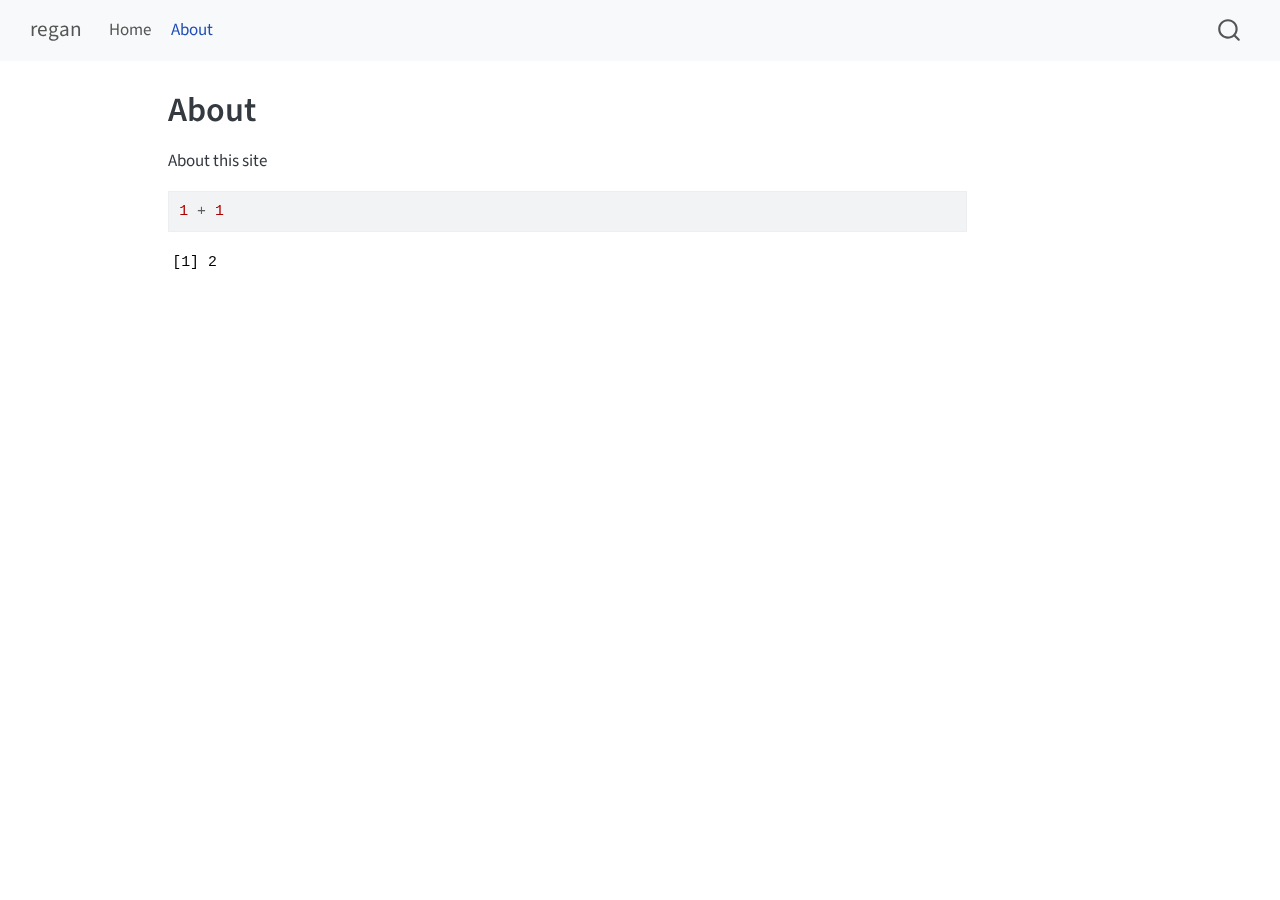
<file: _site/about.html>
<!DOCTYPE html>
<html xmlns="http://www.w3.org/1999/xhtml" lang="en" xml:lang="en"><head>

<meta charset="utf-8">
<meta name="generator" content="quarto-1.6.42">

<meta name="viewport" content="width=device-width, initial-scale=1.0, user-scalable=yes">


<title>About – regan</title>
<style>
code{white-space: pre-wrap;}
span.smallcaps{font-variant: small-caps;}
div.columns{display: flex; gap: min(4vw, 1.5em);}
div.column{flex: auto; overflow-x: auto;}
div.hanging-indent{margin-left: 1.5em; text-indent: -1.5em;}
ul.task-list{list-style: none;}
ul.task-list li input[type="checkbox"] {
  width: 0.8em;
  margin: 0 0.8em 0.2em -1em; /* quarto-specific, see https://github.com/quarto-dev/quarto-cli/issues/4556 */ 
  vertical-align: middle;
}
/* CSS for syntax highlighting */
pre > code.sourceCode { white-space: pre; position: relative; }
pre > code.sourceCode > span { line-height: 1.25; }
pre > code.sourceCode > span:empty { height: 1.2em; }
.sourceCode { overflow: visible; }
code.sourceCode > span { color: inherit; text-decoration: inherit; }
div.sourceCode { margin: 1em 0; }
pre.sourceCode { margin: 0; }
@media screen {
div.sourceCode { overflow: auto; }
}
@media print {
pre > code.sourceCode { white-space: pre-wrap; }
pre > code.sourceCode > span { display: inline-block; text-indent: -5em; padding-left: 5em; }
}
pre.numberSource code
  { counter-reset: source-line 0; }
pre.numberSource code > span
  { position: relative; left: -4em; counter-increment: source-line; }
pre.numberSource code > span > a:first-child::before
  { content: counter(source-line);
    position: relative; left: -1em; text-align: right; vertical-align: baseline;
    border: none; display: inline-block;
    -webkit-touch-callout: none; -webkit-user-select: none;
    -khtml-user-select: none; -moz-user-select: none;
    -ms-user-select: none; user-select: none;
    padding: 0 4px; width: 4em;
  }
pre.numberSource { margin-left: 3em;  padding-left: 4px; }
div.sourceCode
  {   }
@media screen {
pre > code.sourceCode > span > a:first-child::before { text-decoration: underline; }
}
</style>


<script src="site_libs/quarto-nav/quarto-nav.js"></script>
<script src="site_libs/quarto-nav/headroom.min.js"></script>
<script src="site_libs/clipboard/clipboard.min.js"></script>
<script src="site_libs/quarto-search/autocomplete.umd.js"></script>
<script src="site_libs/quarto-search/fuse.min.js"></script>
<script src="site_libs/quarto-search/quarto-search.js"></script>
<meta name="quarto:offset" content="./">
<script src="site_libs/quarto-html/quarto.js"></script>
<script src="site_libs/quarto-html/popper.min.js"></script>
<script src="site_libs/quarto-html/tippy.umd.min.js"></script>
<script src="site_libs/quarto-html/anchor.min.js"></script>
<link href="site_libs/quarto-html/tippy.css" rel="stylesheet">
<link href="site_libs/quarto-html/quarto-syntax-highlighting-2f5df379a58b258e96c21c0638c20c03.css" rel="stylesheet" id="quarto-text-highlighting-styles">
<script src="site_libs/bootstrap/bootstrap.min.js"></script>
<link href="site_libs/bootstrap/bootstrap-icons.css" rel="stylesheet">
<link href="site_libs/bootstrap/bootstrap-ddd961a2510921635943dfbbd19534c4.min.css" rel="stylesheet" append-hash="true" id="quarto-bootstrap" data-mode="light">
<script id="quarto-search-options" type="application/json">{
  "location": "navbar",
  "copy-button": false,
  "collapse-after": 3,
  "panel-placement": "end",
  "type": "overlay",
  "limit": 50,
  "keyboard-shortcut": [
    "f",
    "/",
    "s"
  ],
  "show-item-context": false,
  "language": {
    "search-no-results-text": "No results",
    "search-matching-documents-text": "matching documents",
    "search-copy-link-title": "Copy link to search",
    "search-hide-matches-text": "Hide additional matches",
    "search-more-match-text": "more match in this document",
    "search-more-matches-text": "more matches in this document",
    "search-clear-button-title": "Clear",
    "search-text-placeholder": "",
    "search-detached-cancel-button-title": "Cancel",
    "search-submit-button-title": "Submit",
    "search-label": "Search"
  }
}</script>


<link rel="stylesheet" href="styles.css">
</head>

<body class="nav-fixed">

<div id="quarto-search-results"></div>
  <header id="quarto-header" class="headroom fixed-top">
    <nav class="navbar navbar-expand-lg " data-bs-theme="dark">
      <div class="navbar-container container-fluid">
      <div class="navbar-brand-container mx-auto">
    <a class="navbar-brand" href="./index.html">
    <span class="navbar-title">regan</span>
    </a>
  </div>
            <div id="quarto-search" class="" title="Search"></div>
          <button class="navbar-toggler" type="button" data-bs-toggle="collapse" data-bs-target="#navbarCollapse" aria-controls="navbarCollapse" role="menu" aria-expanded="false" aria-label="Toggle navigation" onclick="if (window.quartoToggleHeadroom) { window.quartoToggleHeadroom(); }">
  <span class="navbar-toggler-icon"></span>
</button>
          <div class="collapse navbar-collapse" id="navbarCollapse">
            <ul class="navbar-nav navbar-nav-scroll me-auto">
  <li class="nav-item">
    <a class="nav-link" href="./index.html"> 
<span class="menu-text">Home</span></a>
  </li>  
  <li class="nav-item">
    <a class="nav-link active" href="./about.html" aria-current="page"> 
<span class="menu-text">About</span></a>
  </li>  
</ul>
          </div> <!-- /navcollapse -->
            <div class="quarto-navbar-tools">
</div>
      </div> <!-- /container-fluid -->
    </nav>
</header>
<!-- content -->
<div id="quarto-content" class="quarto-container page-columns page-rows-contents page-layout-article page-navbar">
<!-- sidebar -->
<!-- margin-sidebar -->
    <div id="quarto-margin-sidebar" class="sidebar margin-sidebar zindex-bottom">
        
    </div>
<!-- main -->
<main class="content" id="quarto-document-content">

<header id="title-block-header" class="quarto-title-block default">
<div class="quarto-title">
<h1 class="title">About</h1>
</div>



<div class="quarto-title-meta">

    
  
    
  </div>
  


</header>


<p>About this site</p>
<div class="cell">
<div class="sourceCode cell-code" id="cb1"><pre class="sourceCode r code-with-copy"><code class="sourceCode r"><span id="cb1-1"><a href="#cb1-1" aria-hidden="true" tabindex="-1"></a><span class="dv">1</span> <span class="sc">+</span> <span class="dv">1</span></span></code><button title="Copy to Clipboard" class="code-copy-button"><i class="bi"></i></button></pre></div>
<div class="cell-output cell-output-stdout">
<pre><code>[1] 2</code></pre>
</div>
</div>



</main> <!-- /main -->
<script id="quarto-html-after-body" type="application/javascript">
window.document.addEventListener("DOMContentLoaded", function (event) {
  const toggleBodyColorMode = (bsSheetEl) => {
    const mode = bsSheetEl.getAttribute("data-mode");
    const bodyEl = window.document.querySelector("body");
    if (mode === "dark") {
      bodyEl.classList.add("quarto-dark");
      bodyEl.classList.remove("quarto-light");
    } else {
      bodyEl.classList.add("quarto-light");
      bodyEl.classList.remove("quarto-dark");
    }
  }
  const toggleBodyColorPrimary = () => {
    const bsSheetEl = window.document.querySelector("link#quarto-bootstrap");
    if (bsSheetEl) {
      toggleBodyColorMode(bsSheetEl);
    }
  }
  toggleBodyColorPrimary();  
  const icon = "";
  const anchorJS = new window.AnchorJS();
  anchorJS.options = {
    placement: 'right',
    icon: icon
  };
  anchorJS.add('.anchored');
  const isCodeAnnotation = (el) => {
    for (const clz of el.classList) {
      if (clz.startsWith('code-annotation-')) {                     
        return true;
      }
    }
    return false;
  }
  const onCopySuccess = function(e) {
    // button target
    const button = e.trigger;
    // don't keep focus
    button.blur();
    // flash "checked"
    button.classList.add('code-copy-button-checked');
    var currentTitle = button.getAttribute("title");
    button.setAttribute("title", "Copied!");
    let tooltip;
    if (window.bootstrap) {
      button.setAttribute("data-bs-toggle", "tooltip");
      button.setAttribute("data-bs-placement", "left");
      button.setAttribute("data-bs-title", "Copied!");
      tooltip = new bootstrap.Tooltip(button, 
        { trigger: "manual", 
          customClass: "code-copy-button-tooltip",
          offset: [0, -8]});
      tooltip.show();    
    }
    setTimeout(function() {
      if (tooltip) {
        tooltip.hide();
        button.removeAttribute("data-bs-title");
        button.removeAttribute("data-bs-toggle");
        button.removeAttribute("data-bs-placement");
      }
      button.setAttribute("title", currentTitle);
      button.classList.remove('code-copy-button-checked');
    }, 1000);
    // clear code selection
    e.clearSelection();
  }
  const getTextToCopy = function(trigger) {
      const codeEl = trigger.previousElementSibling.cloneNode(true);
      for (const childEl of codeEl.children) {
        if (isCodeAnnotation(childEl)) {
          childEl.remove();
        }
      }
      return codeEl.innerText;
  }
  const clipboard = new window.ClipboardJS('.code-copy-button:not([data-in-quarto-modal])', {
    text: getTextToCopy
  });
  clipboard.on('success', onCopySuccess);
  if (window.document.getElementById('quarto-embedded-source-code-modal')) {
    const clipboardModal = new window.ClipboardJS('.code-copy-button[data-in-quarto-modal]', {
      text: getTextToCopy,
      container: window.document.getElementById('quarto-embedded-source-code-modal')
    });
    clipboardModal.on('success', onCopySuccess);
  }
    var localhostRegex = new RegExp(/^(?:http|https):\/\/localhost\:?[0-9]*\//);
    var mailtoRegex = new RegExp(/^mailto:/);
      var filterRegex = new RegExp('/' + window.location.host + '/');
    var isInternal = (href) => {
        return filterRegex.test(href) || localhostRegex.test(href) || mailtoRegex.test(href);
    }
    // Inspect non-navigation links and adorn them if external
 	var links = window.document.querySelectorAll('a[href]:not(.nav-link):not(.navbar-brand):not(.toc-action):not(.sidebar-link):not(.sidebar-item-toggle):not(.pagination-link):not(.no-external):not([aria-hidden]):not(.dropdown-item):not(.quarto-navigation-tool):not(.about-link)');
    for (var i=0; i<links.length; i++) {
      const link = links[i];
      if (!isInternal(link.href)) {
        // undo the damage that might have been done by quarto-nav.js in the case of
        // links that we want to consider external
        if (link.dataset.originalHref !== undefined) {
          link.href = link.dataset.originalHref;
        }
      }
    }
  function tippyHover(el, contentFn, onTriggerFn, onUntriggerFn) {
    const config = {
      allowHTML: true,
      maxWidth: 500,
      delay: 100,
      arrow: false,
      appendTo: function(el) {
          return el.parentElement;
      },
      interactive: true,
      interactiveBorder: 10,
      theme: 'quarto',
      placement: 'bottom-start',
    };
    if (contentFn) {
      config.content = contentFn;
    }
    if (onTriggerFn) {
      config.onTrigger = onTriggerFn;
    }
    if (onUntriggerFn) {
      config.onUntrigger = onUntriggerFn;
    }
    window.tippy(el, config); 
  }
  const noterefs = window.document.querySelectorAll('a[role="doc-noteref"]');
  for (var i=0; i<noterefs.length; i++) {
    const ref = noterefs[i];
    tippyHover(ref, function() {
      // use id or data attribute instead here
      let href = ref.getAttribute('data-footnote-href') || ref.getAttribute('href');
      try { href = new URL(href).hash; } catch {}
      const id = href.replace(/^#\/?/, "");
      const note = window.document.getElementById(id);
      if (note) {
        return note.innerHTML;
      } else {
        return "";
      }
    });
  }
  const xrefs = window.document.querySelectorAll('a.quarto-xref');
  const processXRef = (id, note) => {
    // Strip column container classes
    const stripColumnClz = (el) => {
      el.classList.remove("page-full", "page-columns");
      if (el.children) {
        for (const child of el.children) {
          stripColumnClz(child);
        }
      }
    }
    stripColumnClz(note)
    if (id === null || id.startsWith('sec-')) {
      // Special case sections, only their first couple elements
      const container = document.createElement("div");
      if (note.children && note.children.length > 2) {
        container.appendChild(note.children[0].cloneNode(true));
        for (let i = 1; i < note.children.length; i++) {
          const child = note.children[i];
          if (child.tagName === "P" && child.innerText === "") {
            continue;
          } else {
            container.appendChild(child.cloneNode(true));
            break;
          }
        }
        if (window.Quarto?.typesetMath) {
          window.Quarto.typesetMath(container);
        }
        return container.innerHTML
      } else {
        if (window.Quarto?.typesetMath) {
          window.Quarto.typesetMath(note);
        }
        return note.innerHTML;
      }
    } else {
      // Remove any anchor links if they are present
      const anchorLink = note.querySelector('a.anchorjs-link');
      if (anchorLink) {
        anchorLink.remove();
      }
      if (window.Quarto?.typesetMath) {
        window.Quarto.typesetMath(note);
      }
      if (note.classList.contains("callout")) {
        return note.outerHTML;
      } else {
        return note.innerHTML;
      }
    }
  }
  for (var i=0; i<xrefs.length; i++) {
    const xref = xrefs[i];
    tippyHover(xref, undefined, function(instance) {
      instance.disable();
      let url = xref.getAttribute('href');
      let hash = undefined; 
      if (url.startsWith('#')) {
        hash = url;
      } else {
        try { hash = new URL(url).hash; } catch {}
      }
      if (hash) {
        const id = hash.replace(/^#\/?/, "");
        const note = window.document.getElementById(id);
        if (note !== null) {
          try {
            const html = processXRef(id, note.cloneNode(true));
            instance.setContent(html);
          } finally {
            instance.enable();
            instance.show();
          }
        } else {
          // See if we can fetch this
          fetch(url.split('#')[0])
          .then(res => res.text())
          .then(html => {
            const parser = new DOMParser();
            const htmlDoc = parser.parseFromString(html, "text/html");
            const note = htmlDoc.getElementById(id);
            if (note !== null) {
              const html = processXRef(id, note);
              instance.setContent(html);
            } 
          }).finally(() => {
            instance.enable();
            instance.show();
          });
        }
      } else {
        // See if we can fetch a full url (with no hash to target)
        // This is a special case and we should probably do some content thinning / targeting
        fetch(url)
        .then(res => res.text())
        .then(html => {
          const parser = new DOMParser();
          const htmlDoc = parser.parseFromString(html, "text/html");
          const note = htmlDoc.querySelector('main.content');
          if (note !== null) {
            // This should only happen for chapter cross references
            // (since there is no id in the URL)
            // remove the first header
            if (note.children.length > 0 && note.children[0].tagName === "HEADER") {
              note.children[0].remove();
            }
            const html = processXRef(null, note);
            instance.setContent(html);
          } 
        }).finally(() => {
          instance.enable();
          instance.show();
        });
      }
    }, function(instance) {
    });
  }
      let selectedAnnoteEl;
      const selectorForAnnotation = ( cell, annotation) => {
        let cellAttr = 'data-code-cell="' + cell + '"';
        let lineAttr = 'data-code-annotation="' +  annotation + '"';
        const selector = 'span[' + cellAttr + '][' + lineAttr + ']';
        return selector;
      }
      const selectCodeLines = (annoteEl) => {
        const doc = window.document;
        const targetCell = annoteEl.getAttribute("data-target-cell");
        const targetAnnotation = annoteEl.getAttribute("data-target-annotation");
        const annoteSpan = window.document.querySelector(selectorForAnnotation(targetCell, targetAnnotation));
        const lines = annoteSpan.getAttribute("data-code-lines").split(",");
        const lineIds = lines.map((line) => {
          return targetCell + "-" + line;
        })
        let top = null;
        let height = null;
        let parent = null;
        if (lineIds.length > 0) {
            //compute the position of the single el (top and bottom and make a div)
            const el = window.document.getElementById(lineIds[0]);
            top = el.offsetTop;
            height = el.offsetHeight;
            parent = el.parentElement.parentElement;
          if (lineIds.length > 1) {
            const lastEl = window.document.getElementById(lineIds[lineIds.length - 1]);
            const bottom = lastEl.offsetTop + lastEl.offsetHeight;
            height = bottom - top;
          }
          if (top !== null && height !== null && parent !== null) {
            // cook up a div (if necessary) and position it 
            let div = window.document.getElementById("code-annotation-line-highlight");
            if (div === null) {
              div = window.document.createElement("div");
              div.setAttribute("id", "code-annotation-line-highlight");
              div.style.position = 'absolute';
              parent.appendChild(div);
            }
            div.style.top = top - 2 + "px";
            div.style.height = height + 4 + "px";
            div.style.left = 0;
            let gutterDiv = window.document.getElementById("code-annotation-line-highlight-gutter");
            if (gutterDiv === null) {
              gutterDiv = window.document.createElement("div");
              gutterDiv.setAttribute("id", "code-annotation-line-highlight-gutter");
              gutterDiv.style.position = 'absolute';
              const codeCell = window.document.getElementById(targetCell);
              const gutter = codeCell.querySelector('.code-annotation-gutter');
              gutter.appendChild(gutterDiv);
            }
            gutterDiv.style.top = top - 2 + "px";
            gutterDiv.style.height = height + 4 + "px";
          }
          selectedAnnoteEl = annoteEl;
        }
      };
      const unselectCodeLines = () => {
        const elementsIds = ["code-annotation-line-highlight", "code-annotation-line-highlight-gutter"];
        elementsIds.forEach((elId) => {
          const div = window.document.getElementById(elId);
          if (div) {
            div.remove();
          }
        });
        selectedAnnoteEl = undefined;
      };
        // Handle positioning of the toggle
    window.addEventListener(
      "resize",
      throttle(() => {
        elRect = undefined;
        if (selectedAnnoteEl) {
          selectCodeLines(selectedAnnoteEl);
        }
      }, 10)
    );
    function throttle(fn, ms) {
    let throttle = false;
    let timer;
      return (...args) => {
        if(!throttle) { // first call gets through
            fn.apply(this, args);
            throttle = true;
        } else { // all the others get throttled
            if(timer) clearTimeout(timer); // cancel #2
            timer = setTimeout(() => {
              fn.apply(this, args);
              timer = throttle = false;
            }, ms);
        }
      };
    }
      // Attach click handler to the DT
      const annoteDls = window.document.querySelectorAll('dt[data-target-cell]');
      for (const annoteDlNode of annoteDls) {
        annoteDlNode.addEventListener('click', (event) => {
          const clickedEl = event.target;
          if (clickedEl !== selectedAnnoteEl) {
            unselectCodeLines();
            const activeEl = window.document.querySelector('dt[data-target-cell].code-annotation-active');
            if (activeEl) {
              activeEl.classList.remove('code-annotation-active');
            }
            selectCodeLines(clickedEl);
            clickedEl.classList.add('code-annotation-active');
          } else {
            // Unselect the line
            unselectCodeLines();
            clickedEl.classList.remove('code-annotation-active');
          }
        });
      }
  const findCites = (el) => {
    const parentEl = el.parentElement;
    if (parentEl) {
      const cites = parentEl.dataset.cites;
      if (cites) {
        return {
          el,
          cites: cites.split(' ')
        };
      } else {
        return findCites(el.parentElement)
      }
    } else {
      return undefined;
    }
  };
  var bibliorefs = window.document.querySelectorAll('a[role="doc-biblioref"]');
  for (var i=0; i<bibliorefs.length; i++) {
    const ref = bibliorefs[i];
    const citeInfo = findCites(ref);
    if (citeInfo) {
      tippyHover(citeInfo.el, function() {
        var popup = window.document.createElement('div');
        citeInfo.cites.forEach(function(cite) {
          var citeDiv = window.document.createElement('div');
          citeDiv.classList.add('hanging-indent');
          citeDiv.classList.add('csl-entry');
          var biblioDiv = window.document.getElementById('ref-' + cite);
          if (biblioDiv) {
            citeDiv.innerHTML = biblioDiv.innerHTML;
          }
          popup.appendChild(citeDiv);
        });
        return popup.innerHTML;
      });
    }
  }
});
</script>
</div> <!-- /content -->




</body></html>
</file>
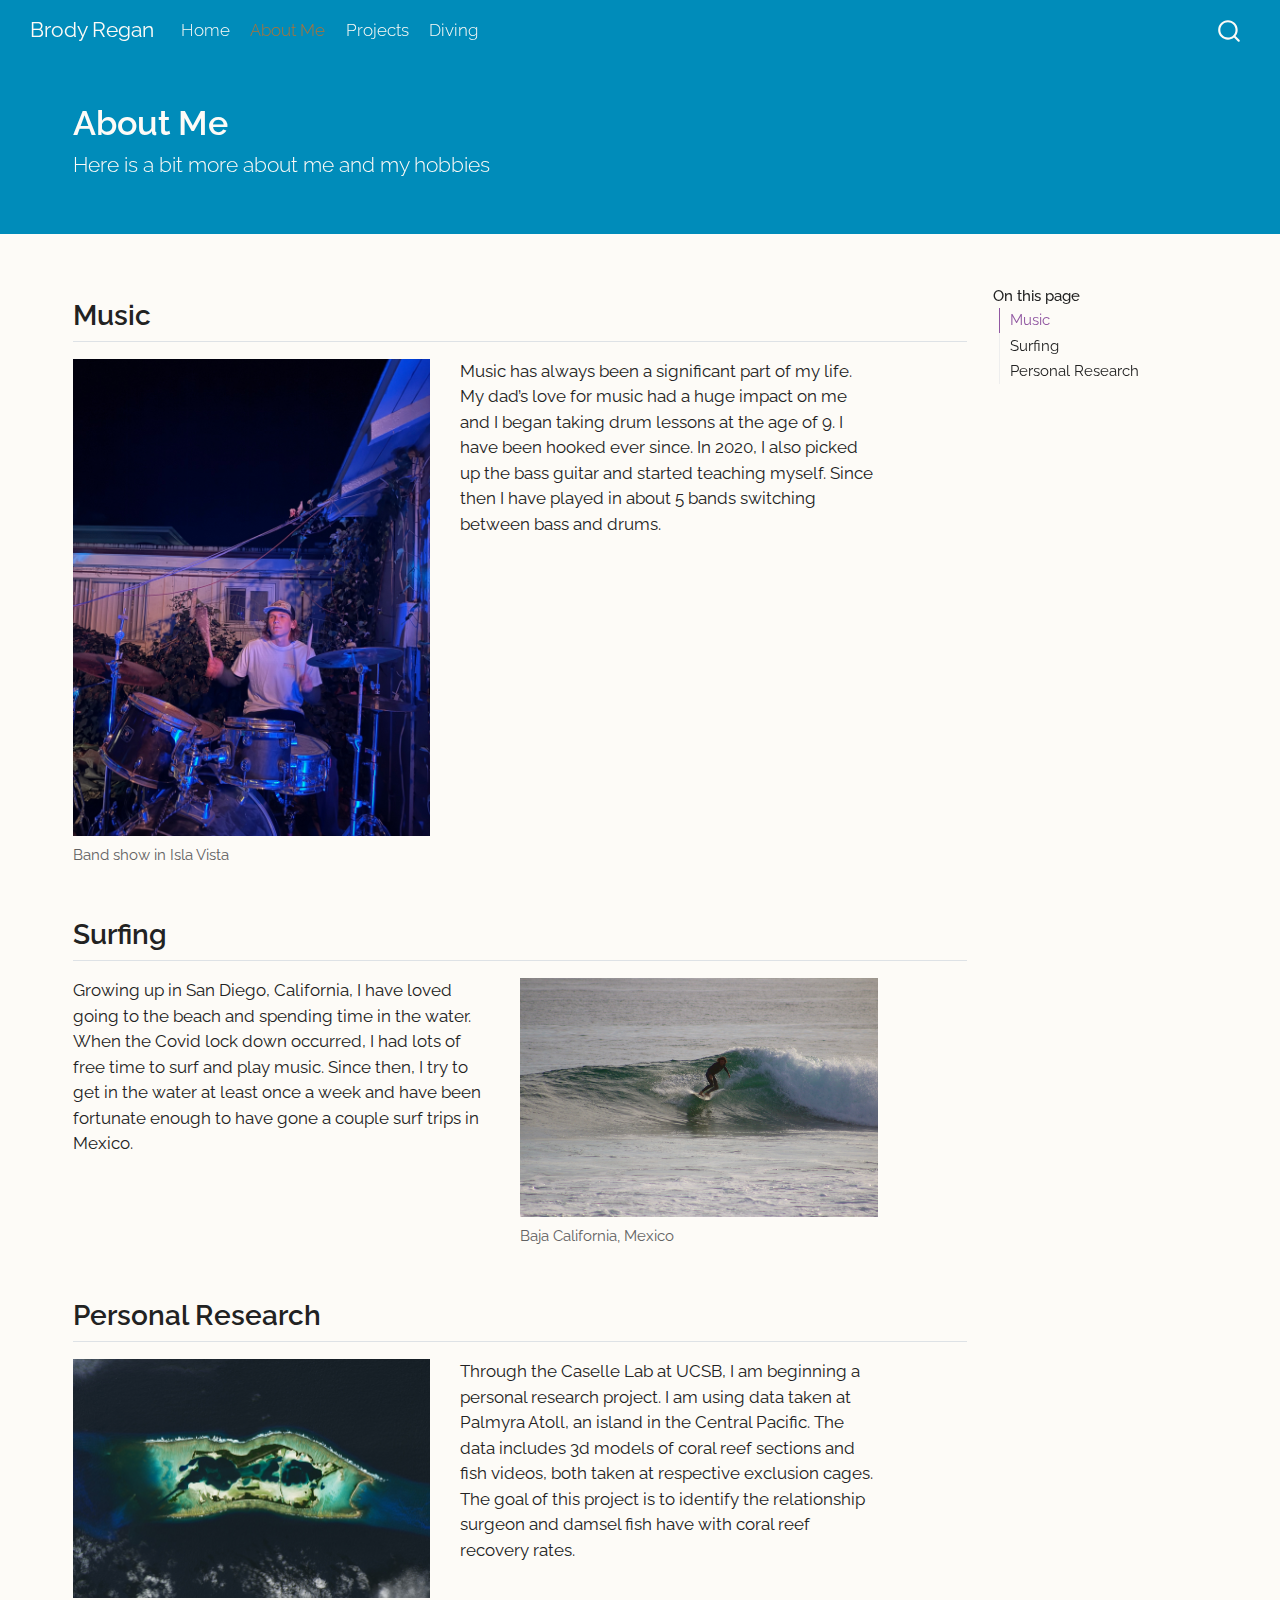
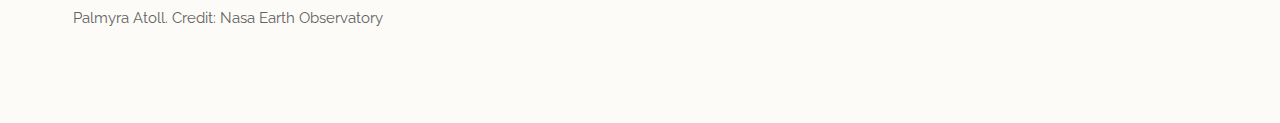
<file: docs/about.html>
<!DOCTYPE html>
<html xmlns="http://www.w3.org/1999/xhtml" lang="en" xml:lang="en"><head>

<meta charset="utf-8">
<meta name="generator" content="quarto-1.6.42">

<meta name="viewport" content="width=device-width, initial-scale=1.0, user-scalable=yes">


<title>About Me – Brody Regan</title>
<style>
code{white-space: pre-wrap;}
span.smallcaps{font-variant: small-caps;}
div.columns{display: flex; gap: min(4vw, 1.5em);}
div.column{flex: auto; overflow-x: auto;}
div.hanging-indent{margin-left: 1.5em; text-indent: -1.5em;}
ul.task-list{list-style: none;}
ul.task-list li input[type="checkbox"] {
  width: 0.8em;
  margin: 0 0.8em 0.2em -1em; /* quarto-specific, see https://github.com/quarto-dev/quarto-cli/issues/4556 */ 
  vertical-align: middle;
}
</style>


<script src="site_libs/quarto-nav/quarto-nav.js"></script>
<script src="site_libs/quarto-nav/headroom.min.js"></script>
<script src="site_libs/clipboard/clipboard.min.js"></script>
<script src="site_libs/quarto-search/autocomplete.umd.js"></script>
<script src="site_libs/quarto-search/fuse.min.js"></script>
<script src="site_libs/quarto-search/quarto-search.js"></script>
<meta name="quarto:offset" content="./">
<script src="site_libs/quarto-html/quarto.js"></script>
<script src="site_libs/quarto-html/popper.min.js"></script>
<script src="site_libs/quarto-html/tippy.umd.min.js"></script>
<script src="site_libs/quarto-html/anchor.min.js"></script>
<link href="site_libs/quarto-html/tippy.css" rel="stylesheet">
<link href="site_libs/quarto-html/quarto-syntax-highlighting-2f5df379a58b258e96c21c0638c20c03.css" rel="stylesheet" id="quarto-text-highlighting-styles">
<script src="site_libs/bootstrap/bootstrap.min.js"></script>
<link href="site_libs/bootstrap/bootstrap-icons.css" rel="stylesheet">
<link href="site_libs/bootstrap/bootstrap-ab0b00dded2c0b9bad10c85a693de3ef.min.css" rel="stylesheet" append-hash="true" id="quarto-bootstrap" data-mode="light">
<script id="quarto-search-options" type="application/json">{
  "location": "navbar",
  "copy-button": false,
  "collapse-after": 3,
  "panel-placement": "end",
  "type": "overlay",
  "limit": 50,
  "keyboard-shortcut": [
    "f",
    "/",
    "s"
  ],
  "show-item-context": false,
  "language": {
    "search-no-results-text": "No results",
    "search-matching-documents-text": "matching documents",
    "search-copy-link-title": "Copy link to search",
    "search-hide-matches-text": "Hide additional matches",
    "search-more-match-text": "more match in this document",
    "search-more-matches-text": "more matches in this document",
    "search-clear-button-title": "Clear",
    "search-text-placeholder": "",
    "search-detached-cancel-button-title": "Cancel",
    "search-submit-button-title": "Submit",
    "search-label": "Search"
  }
}</script>


</head>

<body class="nav-fixed">

<div id="quarto-search-results"></div>
  <header id="quarto-header" class="headroom fixed-top quarto-banner">
    <nav class="navbar navbar-expand-lg " data-bs-theme="dark">
      <div class="navbar-container container-fluid">
      <div class="navbar-brand-container mx-auto">
    <a class="navbar-brand" href="./index.html">
    <span class="navbar-title">Brody Regan</span>
    </a>
  </div>
            <div id="quarto-search" class="" title="Search"></div>
          <button class="navbar-toggler" type="button" data-bs-toggle="collapse" data-bs-target="#navbarCollapse" aria-controls="navbarCollapse" role="menu" aria-expanded="false" aria-label="Toggle navigation" onclick="if (window.quartoToggleHeadroom) { window.quartoToggleHeadroom(); }">
  <span class="navbar-toggler-icon"></span>
</button>
          <div class="collapse navbar-collapse" id="navbarCollapse">
            <ul class="navbar-nav navbar-nav-scroll me-auto">
  <li class="nav-item">
    <a class="nav-link" href="./index.html"> 
<span class="menu-text">Home</span></a>
  </li>  
  <li class="nav-item">
    <a class="nav-link active" href="./about.html" aria-current="page"> 
<span class="menu-text">About Me</span></a>
  </li>  
  <li class="nav-item">
    <a class="nav-link" href="./project.html"> 
<span class="menu-text">Projects</span></a>
  </li>  
  <li class="nav-item">
    <a class="nav-link" href="./hobbies.html"> 
<span class="menu-text">Diving</span></a>
  </li>  
</ul>
          </div> <!-- /navcollapse -->
            <div class="quarto-navbar-tools">
</div>
      </div> <!-- /container-fluid -->
    </nav>
</header>
<!-- content -->
<header id="title-block-header" class="quarto-title-block default page-columns page-full">
  <div class="quarto-title-banner page-columns page-full">
    <div class="quarto-title column-page-left">
      <h1 class="title">About Me</h1>
            <p class="subtitle lead">Here is a bit more about me and my hobbies</p>
                      </div>
  </div>
    
  
  <div class="quarto-title-meta column-page-left">

      
    
      
    </div>
    
  
  </header><div id="quarto-content" class="quarto-container page-columns page-rows-contents page-layout-full page-navbar">
<!-- sidebar -->
<!-- margin-sidebar -->
    <div id="quarto-margin-sidebar" class="sidebar margin-sidebar">
        <nav id="TOC" role="doc-toc" class="toc-active">
    <h2 id="toc-title">On this page</h2>
   
  <ul>
  <li><a href="#music" id="toc-music" class="nav-link active" data-scroll-target="#music">Music</a></li>
  <li><a href="#surfing" id="toc-surfing" class="nav-link" data-scroll-target="#surfing">Surfing</a></li>
  <li><a href="#personal-research" id="toc-personal-research" class="nav-link" data-scroll-target="#personal-research">Personal Research</a></li>
  </ul>
</nav>
    </div>
<!-- main -->
<main class="content quarto-banner-title-block column-page-left" id="quarto-document-content">





<section id="music" class="level2">
<h2 class="anchored" data-anchor-id="music">Music</h2>
<div class="columns">
<div class="column" style="width:40%;">
<div class="quarto-figure quarto-figure-center">
<figure class="figure">
<p><img src="images/IMG_0195.jpg" class="img-fluid figure-img"></p>
<figcaption>Band show in Isla Vista</figcaption>
</figure>
</div>
</div><div class="column" style="padding-left: 30px;">
<p>Music has always been a significant part of my life. My dad’s love for music had a huge impact on me and I began taking drum lessons at the age of 9. I have been hooked ever since. In 2020, I also picked up the bass guitar and started teaching myself. Since then I have played in about 5 bands switching between bass and drums.</p>
</div>
</div>
</section>
<section id="surfing" class="level2">
<h2 class="anchored" data-anchor-id="surfing">Surfing</h2>
<div class="columns">
<div class="column" style="padding-right: 30px;">
<p>Growing up in San Diego, California, I have loved going to the beach and spending time in the water. When the Covid lock down occurred, I had lots of free time to surf and play music. Since then, I try to get in the water at least once a week and have been fortunate enough to have gone a couple surf trips in Mexico.</p>
</div><div class="column" style="width:40%;">
<div class="quarto-figure quarto-figure-center">
<figure class="figure">
<p><img src="images/IMG_0555.jpg" class="img-fluid figure-img"></p>
<figcaption>Baja California, Mexico</figcaption>
</figure>
</div>
</div>
</div>
</section>
<section id="personal-research" class="level2">
<h2 class="anchored" data-anchor-id="personal-research">Personal Research</h2>
<div class="columns">
<div class="column" style="width:40%;">
<div class="quarto-figure quarto-figure-center">
<figure class="figure">
<p><img src="images/palmyra.jpg" class="img-fluid figure-img"></p>
<figcaption>Palmyra Atoll. Credit: Nasa Earth Observatory</figcaption>
</figure>
</div>
</div><div class="column" style="padding-left: 30px;">
<p>Through the Caselle Lab at UCSB, I am beginning a personal research project. I am using data taken at Palmyra Atoll, an island in the Central Pacific. The data includes 3d models of coral reef sections and fish videos, both taken at respective exclusion cages. The goal of this project is to identify the relationship surgeon and damsel fish have with coral reef recovery rates.</p>
</div>
</div>


</section>

</main> <!-- /main -->
<script id="quarto-html-after-body" type="application/javascript">
window.document.addEventListener("DOMContentLoaded", function (event) {
  const toggleBodyColorMode = (bsSheetEl) => {
    const mode = bsSheetEl.getAttribute("data-mode");
    const bodyEl = window.document.querySelector("body");
    if (mode === "dark") {
      bodyEl.classList.add("quarto-dark");
      bodyEl.classList.remove("quarto-light");
    } else {
      bodyEl.classList.add("quarto-light");
      bodyEl.classList.remove("quarto-dark");
    }
  }
  const toggleBodyColorPrimary = () => {
    const bsSheetEl = window.document.querySelector("link#quarto-bootstrap");
    if (bsSheetEl) {
      toggleBodyColorMode(bsSheetEl);
    }
  }
  toggleBodyColorPrimary();  
  const icon = "";
  const anchorJS = new window.AnchorJS();
  anchorJS.options = {
    placement: 'right',
    icon: icon
  };
  anchorJS.add('.anchored');
  const isCodeAnnotation = (el) => {
    for (const clz of el.classList) {
      if (clz.startsWith('code-annotation-')) {                     
        return true;
      }
    }
    return false;
  }
  const onCopySuccess = function(e) {
    // button target
    const button = e.trigger;
    // don't keep focus
    button.blur();
    // flash "checked"
    button.classList.add('code-copy-button-checked');
    var currentTitle = button.getAttribute("title");
    button.setAttribute("title", "Copied!");
    let tooltip;
    if (window.bootstrap) {
      button.setAttribute("data-bs-toggle", "tooltip");
      button.setAttribute("data-bs-placement", "left");
      button.setAttribute("data-bs-title", "Copied!");
      tooltip = new bootstrap.Tooltip(button, 
        { trigger: "manual", 
          customClass: "code-copy-button-tooltip",
          offset: [0, -8]});
      tooltip.show();    
    }
    setTimeout(function() {
      if (tooltip) {
        tooltip.hide();
        button.removeAttribute("data-bs-title");
        button.removeAttribute("data-bs-toggle");
        button.removeAttribute("data-bs-placement");
      }
      button.setAttribute("title", currentTitle);
      button.classList.remove('code-copy-button-checked');
    }, 1000);
    // clear code selection
    e.clearSelection();
  }
  const getTextToCopy = function(trigger) {
      const codeEl = trigger.previousElementSibling.cloneNode(true);
      for (const childEl of codeEl.children) {
        if (isCodeAnnotation(childEl)) {
          childEl.remove();
        }
      }
      return codeEl.innerText;
  }
  const clipboard = new window.ClipboardJS('.code-copy-button:not([data-in-quarto-modal])', {
    text: getTextToCopy
  });
  clipboard.on('success', onCopySuccess);
  if (window.document.getElementById('quarto-embedded-source-code-modal')) {
    const clipboardModal = new window.ClipboardJS('.code-copy-button[data-in-quarto-modal]', {
      text: getTextToCopy,
      container: window.document.getElementById('quarto-embedded-source-code-modal')
    });
    clipboardModal.on('success', onCopySuccess);
  }
    var localhostRegex = new RegExp(/^(?:http|https):\/\/localhost\:?[0-9]*\//);
    var mailtoRegex = new RegExp(/^mailto:/);
      var filterRegex = new RegExp('/' + window.location.host + '/');
    var isInternal = (href) => {
        return filterRegex.test(href) || localhostRegex.test(href) || mailtoRegex.test(href);
    }
    // Inspect non-navigation links and adorn them if external
 	var links = window.document.querySelectorAll('a[href]:not(.nav-link):not(.navbar-brand):not(.toc-action):not(.sidebar-link):not(.sidebar-item-toggle):not(.pagination-link):not(.no-external):not([aria-hidden]):not(.dropdown-item):not(.quarto-navigation-tool):not(.about-link)');
    for (var i=0; i<links.length; i++) {
      const link = links[i];
      if (!isInternal(link.href)) {
        // undo the damage that might have been done by quarto-nav.js in the case of
        // links that we want to consider external
        if (link.dataset.originalHref !== undefined) {
          link.href = link.dataset.originalHref;
        }
      }
    }
  function tippyHover(el, contentFn, onTriggerFn, onUntriggerFn) {
    const config = {
      allowHTML: true,
      maxWidth: 500,
      delay: 100,
      arrow: false,
      appendTo: function(el) {
          return el.parentElement;
      },
      interactive: true,
      interactiveBorder: 10,
      theme: 'quarto',
      placement: 'bottom-start',
    };
    if (contentFn) {
      config.content = contentFn;
    }
    if (onTriggerFn) {
      config.onTrigger = onTriggerFn;
    }
    if (onUntriggerFn) {
      config.onUntrigger = onUntriggerFn;
    }
    window.tippy(el, config); 
  }
  const noterefs = window.document.querySelectorAll('a[role="doc-noteref"]');
  for (var i=0; i<noterefs.length; i++) {
    const ref = noterefs[i];
    tippyHover(ref, function() {
      // use id or data attribute instead here
      let href = ref.getAttribute('data-footnote-href') || ref.getAttribute('href');
      try { href = new URL(href).hash; } catch {}
      const id = href.replace(/^#\/?/, "");
      const note = window.document.getElementById(id);
      if (note) {
        return note.innerHTML;
      } else {
        return "";
      }
    });
  }
  const xrefs = window.document.querySelectorAll('a.quarto-xref');
  const processXRef = (id, note) => {
    // Strip column container classes
    const stripColumnClz = (el) => {
      el.classList.remove("page-full", "page-columns");
      if (el.children) {
        for (const child of el.children) {
          stripColumnClz(child);
        }
      }
    }
    stripColumnClz(note)
    if (id === null || id.startsWith('sec-')) {
      // Special case sections, only their first couple elements
      const container = document.createElement("div");
      if (note.children && note.children.length > 2) {
        container.appendChild(note.children[0].cloneNode(true));
        for (let i = 1; i < note.children.length; i++) {
          const child = note.children[i];
          if (child.tagName === "P" && child.innerText === "") {
            continue;
          } else {
            container.appendChild(child.cloneNode(true));
            break;
          }
        }
        if (window.Quarto?.typesetMath) {
          window.Quarto.typesetMath(container);
        }
        return container.innerHTML
      } else {
        if (window.Quarto?.typesetMath) {
          window.Quarto.typesetMath(note);
        }
        return note.innerHTML;
      }
    } else {
      // Remove any anchor links if they are present
      const anchorLink = note.querySelector('a.anchorjs-link');
      if (anchorLink) {
        anchorLink.remove();
      }
      if (window.Quarto?.typesetMath) {
        window.Quarto.typesetMath(note);
      }
      if (note.classList.contains("callout")) {
        return note.outerHTML;
      } else {
        return note.innerHTML;
      }
    }
  }
  for (var i=0; i<xrefs.length; i++) {
    const xref = xrefs[i];
    tippyHover(xref, undefined, function(instance) {
      instance.disable();
      let url = xref.getAttribute('href');
      let hash = undefined; 
      if (url.startsWith('#')) {
        hash = url;
      } else {
        try { hash = new URL(url).hash; } catch {}
      }
      if (hash) {
        const id = hash.replace(/^#\/?/, "");
        const note = window.document.getElementById(id);
        if (note !== null) {
          try {
            const html = processXRef(id, note.cloneNode(true));
            instance.setContent(html);
          } finally {
            instance.enable();
            instance.show();
          }
        } else {
          // See if we can fetch this
          fetch(url.split('#')[0])
          .then(res => res.text())
          .then(html => {
            const parser = new DOMParser();
            const htmlDoc = parser.parseFromString(html, "text/html");
            const note = htmlDoc.getElementById(id);
            if (note !== null) {
              const html = processXRef(id, note);
              instance.setContent(html);
            } 
          }).finally(() => {
            instance.enable();
            instance.show();
          });
        }
      } else {
        // See if we can fetch a full url (with no hash to target)
        // This is a special case and we should probably do some content thinning / targeting
        fetch(url)
        .then(res => res.text())
        .then(html => {
          const parser = new DOMParser();
          const htmlDoc = parser.parseFromString(html, "text/html");
          const note = htmlDoc.querySelector('main.content');
          if (note !== null) {
            // This should only happen for chapter cross references
            // (since there is no id in the URL)
            // remove the first header
            if (note.children.length > 0 && note.children[0].tagName === "HEADER") {
              note.children[0].remove();
            }
            const html = processXRef(null, note);
            instance.setContent(html);
          } 
        }).finally(() => {
          instance.enable();
          instance.show();
        });
      }
    }, function(instance) {
    });
  }
      let selectedAnnoteEl;
      const selectorForAnnotation = ( cell, annotation) => {
        let cellAttr = 'data-code-cell="' + cell + '"';
        let lineAttr = 'data-code-annotation="' +  annotation + '"';
        const selector = 'span[' + cellAttr + '][' + lineAttr + ']';
        return selector;
      }
      const selectCodeLines = (annoteEl) => {
        const doc = window.document;
        const targetCell = annoteEl.getAttribute("data-target-cell");
        const targetAnnotation = annoteEl.getAttribute("data-target-annotation");
        const annoteSpan = window.document.querySelector(selectorForAnnotation(targetCell, targetAnnotation));
        const lines = annoteSpan.getAttribute("data-code-lines").split(",");
        const lineIds = lines.map((line) => {
          return targetCell + "-" + line;
        })
        let top = null;
        let height = null;
        let parent = null;
        if (lineIds.length > 0) {
            //compute the position of the single el (top and bottom and make a div)
            const el = window.document.getElementById(lineIds[0]);
            top = el.offsetTop;
            height = el.offsetHeight;
            parent = el.parentElement.parentElement;
          if (lineIds.length > 1) {
            const lastEl = window.document.getElementById(lineIds[lineIds.length - 1]);
            const bottom = lastEl.offsetTop + lastEl.offsetHeight;
            height = bottom - top;
          }
          if (top !== null && height !== null && parent !== null) {
            // cook up a div (if necessary) and position it 
            let div = window.document.getElementById("code-annotation-line-highlight");
            if (div === null) {
              div = window.document.createElement("div");
              div.setAttribute("id", "code-annotation-line-highlight");
              div.style.position = 'absolute';
              parent.appendChild(div);
            }
            div.style.top = top - 2 + "px";
            div.style.height = height + 4 + "px";
            div.style.left = 0;
            let gutterDiv = window.document.getElementById("code-annotation-line-highlight-gutter");
            if (gutterDiv === null) {
              gutterDiv = window.document.createElement("div");
              gutterDiv.setAttribute("id", "code-annotation-line-highlight-gutter");
              gutterDiv.style.position = 'absolute';
              const codeCell = window.document.getElementById(targetCell);
              const gutter = codeCell.querySelector('.code-annotation-gutter');
              gutter.appendChild(gutterDiv);
            }
            gutterDiv.style.top = top - 2 + "px";
            gutterDiv.style.height = height + 4 + "px";
          }
          selectedAnnoteEl = annoteEl;
        }
      };
      const unselectCodeLines = () => {
        const elementsIds = ["code-annotation-line-highlight", "code-annotation-line-highlight-gutter"];
        elementsIds.forEach((elId) => {
          const div = window.document.getElementById(elId);
          if (div) {
            div.remove();
          }
        });
        selectedAnnoteEl = undefined;
      };
        // Handle positioning of the toggle
    window.addEventListener(
      "resize",
      throttle(() => {
        elRect = undefined;
        if (selectedAnnoteEl) {
          selectCodeLines(selectedAnnoteEl);
        }
      }, 10)
    );
    function throttle(fn, ms) {
    let throttle = false;
    let timer;
      return (...args) => {
        if(!throttle) { // first call gets through
            fn.apply(this, args);
            throttle = true;
        } else { // all the others get throttled
            if(timer) clearTimeout(timer); // cancel #2
            timer = setTimeout(() => {
              fn.apply(this, args);
              timer = throttle = false;
            }, ms);
        }
      };
    }
      // Attach click handler to the DT
      const annoteDls = window.document.querySelectorAll('dt[data-target-cell]');
      for (const annoteDlNode of annoteDls) {
        annoteDlNode.addEventListener('click', (event) => {
          const clickedEl = event.target;
          if (clickedEl !== selectedAnnoteEl) {
            unselectCodeLines();
            const activeEl = window.document.querySelector('dt[data-target-cell].code-annotation-active');
            if (activeEl) {
              activeEl.classList.remove('code-annotation-active');
            }
            selectCodeLines(clickedEl);
            clickedEl.classList.add('code-annotation-active');
          } else {
            // Unselect the line
            unselectCodeLines();
            clickedEl.classList.remove('code-annotation-active');
          }
        });
      }
  const findCites = (el) => {
    const parentEl = el.parentElement;
    if (parentEl) {
      const cites = parentEl.dataset.cites;
      if (cites) {
        return {
          el,
          cites: cites.split(' ')
        };
      } else {
        return findCites(el.parentElement)
      }
    } else {
      return undefined;
    }
  };
  var bibliorefs = window.document.querySelectorAll('a[role="doc-biblioref"]');
  for (var i=0; i<bibliorefs.length; i++) {
    const ref = bibliorefs[i];
    const citeInfo = findCites(ref);
    if (citeInfo) {
      tippyHover(citeInfo.el, function() {
        var popup = window.document.createElement('div');
        citeInfo.cites.forEach(function(cite) {
          var citeDiv = window.document.createElement('div');
          citeDiv.classList.add('hanging-indent');
          citeDiv.classList.add('csl-entry');
          var biblioDiv = window.document.getElementById('ref-' + cite);
          if (biblioDiv) {
            citeDiv.innerHTML = biblioDiv.innerHTML;
          }
          popup.appendChild(citeDiv);
        });
        return popup.innerHTML;
      });
    }
  }
});
</script>
</div> <!-- /content -->




</body></html>
</file>
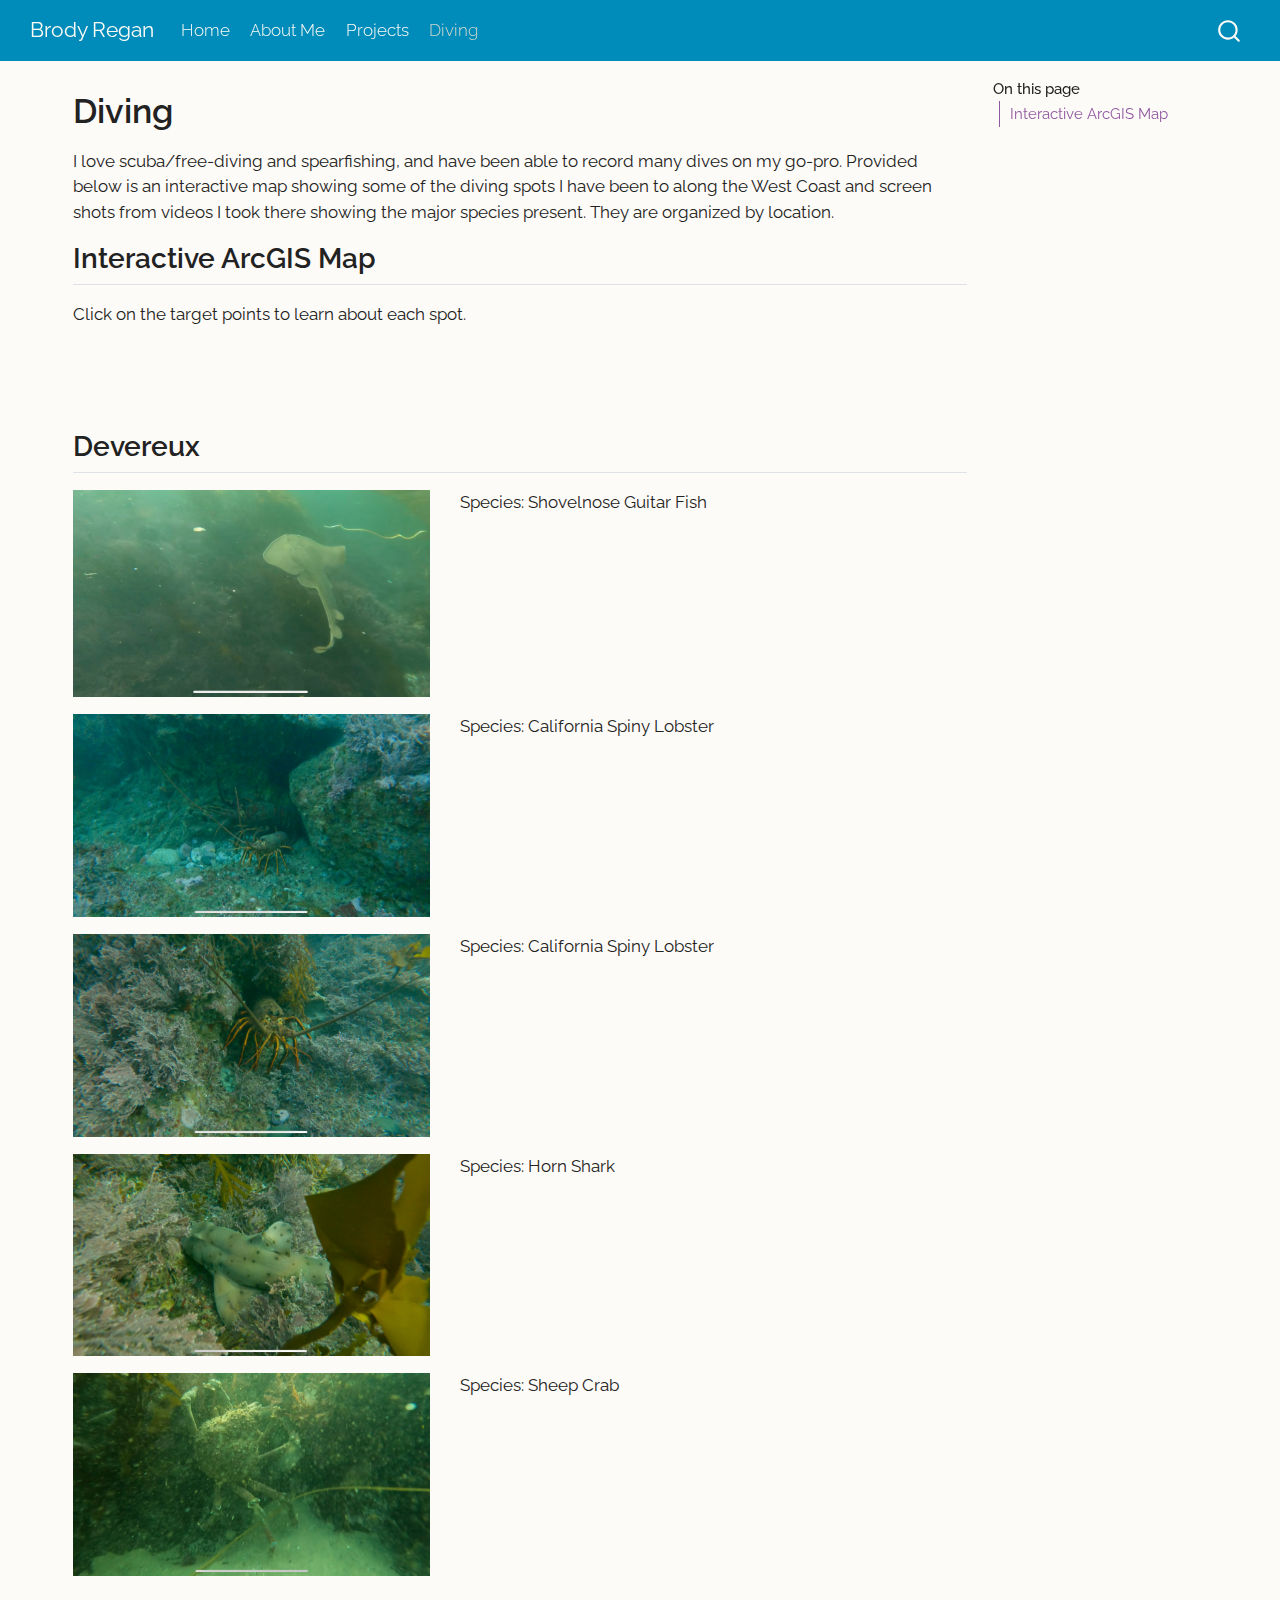
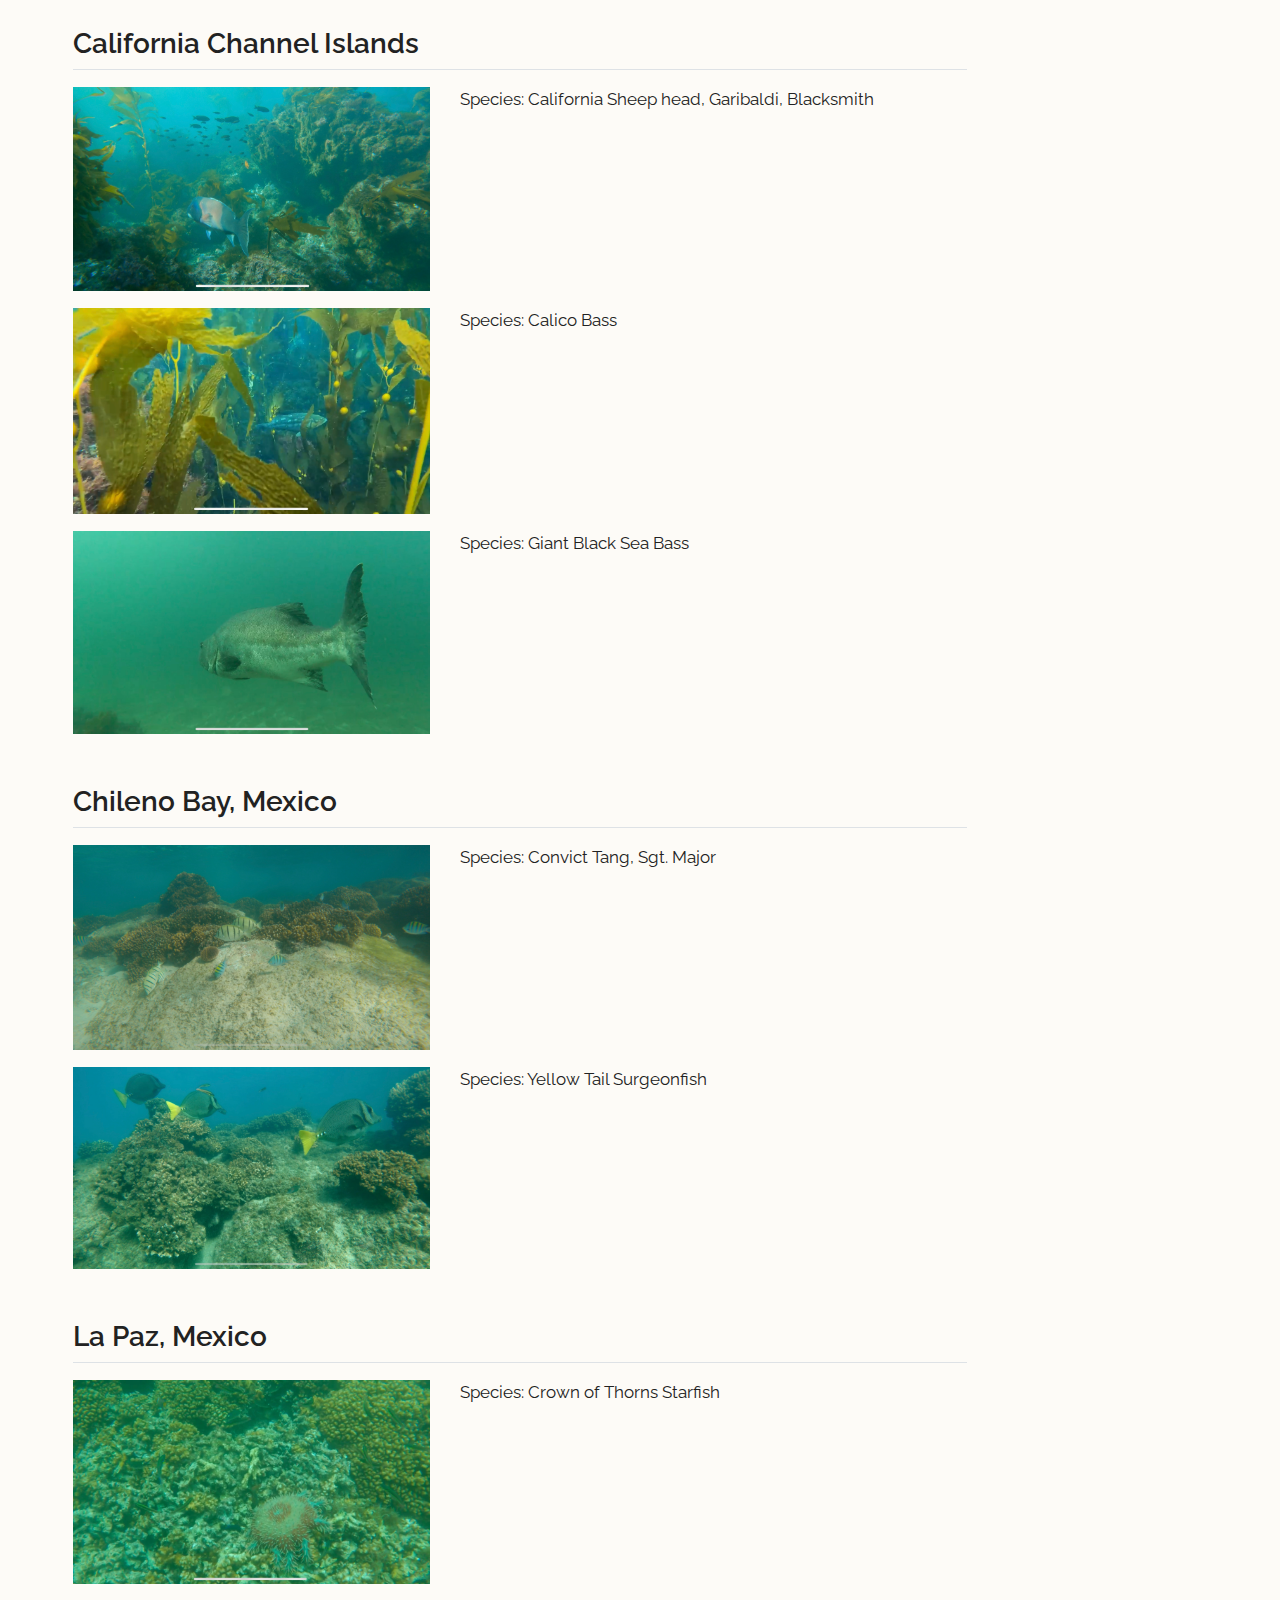
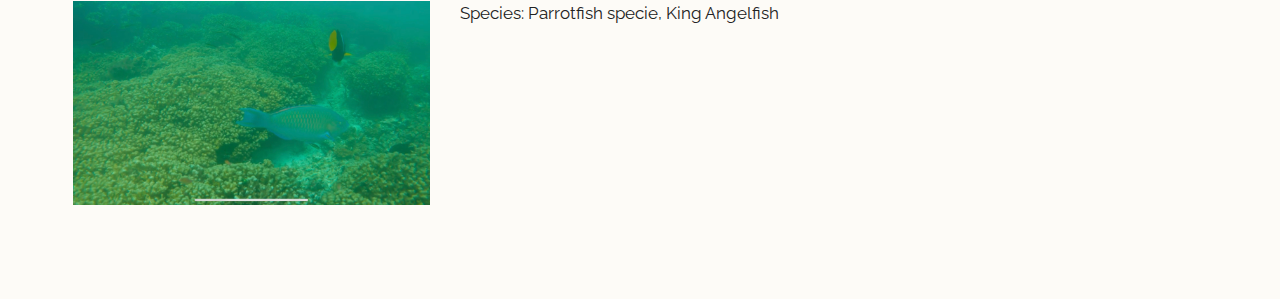
<file: docs/hobbies.html>
<!DOCTYPE html>
<html xmlns="http://www.w3.org/1999/xhtml" lang="en" xml:lang="en"><head>

<meta charset="utf-8">
<meta name="generator" content="quarto-1.6.42">

<meta name="viewport" content="width=device-width, initial-scale=1.0, user-scalable=yes">


<title>Diving – Brody Regan</title>
<style>
code{white-space: pre-wrap;}
span.smallcaps{font-variant: small-caps;}
div.columns{display: flex; gap: min(4vw, 1.5em);}
div.column{flex: auto; overflow-x: auto;}
div.hanging-indent{margin-left: 1.5em; text-indent: -1.5em;}
ul.task-list{list-style: none;}
ul.task-list li input[type="checkbox"] {
  width: 0.8em;
  margin: 0 0.8em 0.2em -1em; /* quarto-specific, see https://github.com/quarto-dev/quarto-cli/issues/4556 */ 
  vertical-align: middle;
}
</style>


<script src="site_libs/quarto-nav/quarto-nav.js"></script>
<script src="site_libs/quarto-nav/headroom.min.js"></script>
<script src="site_libs/clipboard/clipboard.min.js"></script>
<script src="site_libs/quarto-search/autocomplete.umd.js"></script>
<script src="site_libs/quarto-search/fuse.min.js"></script>
<script src="site_libs/quarto-search/quarto-search.js"></script>
<meta name="quarto:offset" content="./">
<script src="site_libs/quarto-html/quarto.js"></script>
<script src="site_libs/quarto-html/popper.min.js"></script>
<script src="site_libs/quarto-html/tippy.umd.min.js"></script>
<script src="site_libs/quarto-html/anchor.min.js"></script>
<link href="site_libs/quarto-html/tippy.css" rel="stylesheet">
<link href="site_libs/quarto-html/quarto-syntax-highlighting-2f5df379a58b258e96c21c0638c20c03.css" rel="stylesheet" id="quarto-text-highlighting-styles">
<script src="site_libs/bootstrap/bootstrap.min.js"></script>
<link href="site_libs/bootstrap/bootstrap-icons.css" rel="stylesheet">
<link href="site_libs/bootstrap/bootstrap-b81f59c8454e21ec9920670b21d0faf8.min.css" rel="stylesheet" append-hash="true" id="quarto-bootstrap" data-mode="light">
<script id="quarto-search-options" type="application/json">{
  "location": "navbar",
  "copy-button": false,
  "collapse-after": 3,
  "panel-placement": "end",
  "type": "overlay",
  "limit": 50,
  "keyboard-shortcut": [
    "f",
    "/",
    "s"
  ],
  "show-item-context": false,
  "language": {
    "search-no-results-text": "No results",
    "search-matching-documents-text": "matching documents",
    "search-copy-link-title": "Copy link to search",
    "search-hide-matches-text": "Hide additional matches",
    "search-more-match-text": "more match in this document",
    "search-more-matches-text": "more matches in this document",
    "search-clear-button-title": "Clear",
    "search-text-placeholder": "",
    "search-detached-cancel-button-title": "Cancel",
    "search-submit-button-title": "Submit",
    "search-label": "Search"
  }
}</script>


</head>

<body class="nav-fixed">

<div id="quarto-search-results"></div>
  <header id="quarto-header" class="headroom fixed-top">
    <nav class="navbar navbar-expand-lg " data-bs-theme="dark">
      <div class="navbar-container container-fluid">
      <div class="navbar-brand-container mx-auto">
    <a class="navbar-brand" href="./index.html">
    <span class="navbar-title">Brody Regan</span>
    </a>
  </div>
            <div id="quarto-search" class="" title="Search"></div>
          <button class="navbar-toggler" type="button" data-bs-toggle="collapse" data-bs-target="#navbarCollapse" aria-controls="navbarCollapse" role="menu" aria-expanded="false" aria-label="Toggle navigation" onclick="if (window.quartoToggleHeadroom) { window.quartoToggleHeadroom(); }">
  <span class="navbar-toggler-icon"></span>
</button>
          <div class="collapse navbar-collapse" id="navbarCollapse">
            <ul class="navbar-nav navbar-nav-scroll me-auto">
  <li class="nav-item">
    <a class="nav-link" href="./index.html"> 
<span class="menu-text">Home</span></a>
  </li>  
  <li class="nav-item">
    <a class="nav-link" href="./about.html"> 
<span class="menu-text">About Me</span></a>
  </li>  
  <li class="nav-item">
    <a class="nav-link" href="./project.html"> 
<span class="menu-text">Projects</span></a>
  </li>  
  <li class="nav-item">
    <a class="nav-link active" href="./hobbies.html" aria-current="page"> 
<span class="menu-text">Diving</span></a>
  </li>  
</ul>
          </div> <!-- /navcollapse -->
            <div class="quarto-navbar-tools">
</div>
      </div> <!-- /container-fluid -->
    </nav>
</header>
<!-- content -->
<div id="quarto-content" class="quarto-container page-columns page-rows-contents page-layout-full page-navbar">
<!-- sidebar -->
<!-- margin-sidebar -->
    <div id="quarto-margin-sidebar" class="sidebar margin-sidebar">
        <nav id="TOC" role="doc-toc" class="toc-active">
    <h2 id="toc-title">On this page</h2>
   
  <ul>
  <li><a href="#interactive-arcgis-map" id="toc-interactive-arcgis-map" class="nav-link active" data-scroll-target="#interactive-arcgis-map">Interactive ArcGIS Map</a></li>
  </ul>
</nav>
    </div>
<!-- main -->
<main class="content column-page-left" id="quarto-document-content">

<header id="title-block-header" class="quarto-title-block default">
<div class="quarto-title">
<h1 class="title">Diving</h1>
</div>



<div class="quarto-title-meta column-page-left">

    
  
    
  </div>
  


</header>


<p>I love scuba/free-diving and spearfishing, and have been able to record many dives on my go-pro. Provided below is an interactive map showing some of the diving spots I have been to along the West Coast and screen shots from videos I took there showing the major species present. They are organized by location.</p>
<section id="interactive-arcgis-map" class="level2">
<h2 class="anchored" data-anchor-id="interactive-arcgis-map">Interactive ArcGIS Map</h2>
<p>Click on the target points to learn about each spot.</p>
<div id="arcgis-map">
<!-- Load ArcGIS embeddable components -->
<script type="module" src="https://js.arcgis.com/embeddable-components/4.32/arcgis-embeddable-components.esm.js"></script>
<!-- Embed the ArcGIS web map -->
<p><arcgis-embedded-map style="height:600px;width:100%;" item-id="1553891d336145118ac04312f051653e" theme="dark" heading-enabled="" share-enabled="" portal-url="https://www.arcgis.com"> </arcgis-embedded-map></p>
<p><br><br></p>
<section id="devereux" class="level2">
<h2 class="anchored" data-anchor-id="devereux">Devereux</h2>
<div class="columns">
<div class="column" style="width:40%;">
<p><img src="images/IMG_5785.JPEG" class="img-fluid"></p>
</div><div class="column" style="padding-left: 30px;">
<p>Species: Shovelnose Guitar Fish</p>
</div>
</div>
<div class="columns">
<div class="column" style="width:40%;">
<p><img src="images/IMG_5777.JPEG" class="img-fluid"></p>
</div><div class="column" style="padding-left: 30px;">
<p>Species: California Spiny Lobster</p>
</div>
</div>
<div class="columns">
<div class="column" style="width:40%;">
<p><img src="images/IMG_5779.JPEG" class="img-fluid"></p>
</div><div class="column" style="padding-left: 30px;">
<p>Species: California Spiny Lobster</p>
</div>
</div>
<div class="columns">
<div class="column" style="width:40%;">
<p><img src="images/IMG_5780.JPEG" class="img-fluid"></p>
</div><div class="column" style="padding-left: 30px;">
<p>Species: Horn Shark</p>
</div>
</div>
<div class="columns">
<div class="column" style="width:40%;">
<p><img src="images/IMG_5783.JPEG" class="img-fluid"></p>
</div><div class="column" style="padding-left: 30px;">
<p>Species: Sheep Crab</p>
</div>
</div>
</section>
<section id="california-channel-islands" class="level2">
<h2 class="anchored" data-anchor-id="california-channel-islands">California Channel Islands</h2>
<div class="columns">
<div class="column" style="width:40%;">
<p><img src="images/IMG_5776.JPEG" class="img-fluid"></p>
</div><div class="column" style="padding-left: 30px;">
<p>Species: California Sheep head, Garibaldi, Blacksmith</p>
</div>
</div>
<div class="columns">
<div class="column" style="width:40%;">
<p><img src="images/IMG_5784.JPEG" class="img-fluid"></p>
</div><div class="column" style="padding-left: 30px;">
<p>Species: Calico Bass</p>
</div>
</div>
<div class="columns">
<div class="column" style="width:40%;">
<p><img src="images/IMG_5786.JPEG" class="img-fluid"></p>
</div><div class="column" style="padding-left: 30px;">
<p>Species: Giant Black Sea Bass</p>
</div>
</div>
</section>
<section id="chileno-bay-mexico" class="level2">
<h2 class="anchored" data-anchor-id="chileno-bay-mexico">Chileno Bay, Mexico</h2>
<div class="columns">
<div class="column" style="width:40%;">
<p><img src="images/IMG_5774.JPEG" class="img-fluid"></p>
</div><div class="column" style="padding-left: 30px;">
<p>Species: Convict Tang, Sgt.&nbsp;Major</p>
</div>
</div>
<div class="columns">
<div class="column" style="width:40%;">
<p><img src="images/IMG_5775.JPEG" class="img-fluid"></p>
</div><div class="column" style="padding-left: 30px;">
<p>Species: Yellow Tail Surgeonfish</p>
</div>
</div>
</section>
<section id="la-paz-mexico" class="level2">
<h2 class="anchored" data-anchor-id="la-paz-mexico">La Paz, Mexico</h2>
<div class="columns">
<div class="column" style="width:40%;">
<p><img src="images/IMG_5781.JPEG" class="img-fluid"></p>
</div><div class="column" style="padding-left: 30px;">
<p>Species: Crown of Thorns Starfish</p>
</div>
</div>
<div class="columns">
<div class="column" style="width:40%;">
<p><img src="images/IMG_5782.JPEG" class="img-fluid"></p>
</div><div class="column" style="padding-left: 30px;">
<p>Species: Parrotfish specie, King Angelfish</p>
</div>
</div>


</section>
</div>
</section>

</main> <!-- /main -->
<script id="quarto-html-after-body" type="application/javascript">
window.document.addEventListener("DOMContentLoaded", function (event) {
  const toggleBodyColorMode = (bsSheetEl) => {
    const mode = bsSheetEl.getAttribute("data-mode");
    const bodyEl = window.document.querySelector("body");
    if (mode === "dark") {
      bodyEl.classList.add("quarto-dark");
      bodyEl.classList.remove("quarto-light");
    } else {
      bodyEl.classList.add("quarto-light");
      bodyEl.classList.remove("quarto-dark");
    }
  }
  const toggleBodyColorPrimary = () => {
    const bsSheetEl = window.document.querySelector("link#quarto-bootstrap");
    if (bsSheetEl) {
      toggleBodyColorMode(bsSheetEl);
    }
  }
  toggleBodyColorPrimary();  
  const icon = "";
  const anchorJS = new window.AnchorJS();
  anchorJS.options = {
    placement: 'right',
    icon: icon
  };
  anchorJS.add('.anchored');
  const isCodeAnnotation = (el) => {
    for (const clz of el.classList) {
      if (clz.startsWith('code-annotation-')) {                     
        return true;
      }
    }
    return false;
  }
  const onCopySuccess = function(e) {
    // button target
    const button = e.trigger;
    // don't keep focus
    button.blur();
    // flash "checked"
    button.classList.add('code-copy-button-checked');
    var currentTitle = button.getAttribute("title");
    button.setAttribute("title", "Copied!");
    let tooltip;
    if (window.bootstrap) {
      button.setAttribute("data-bs-toggle", "tooltip");
      button.setAttribute("data-bs-placement", "left");
      button.setAttribute("data-bs-title", "Copied!");
      tooltip = new bootstrap.Tooltip(button, 
        { trigger: "manual", 
          customClass: "code-copy-button-tooltip",
          offset: [0, -8]});
      tooltip.show();    
    }
    setTimeout(function() {
      if (tooltip) {
        tooltip.hide();
        button.removeAttribute("data-bs-title");
        button.removeAttribute("data-bs-toggle");
        button.removeAttribute("data-bs-placement");
      }
      button.setAttribute("title", currentTitle);
      button.classList.remove('code-copy-button-checked');
    }, 1000);
    // clear code selection
    e.clearSelection();
  }
  const getTextToCopy = function(trigger) {
      const codeEl = trigger.previousElementSibling.cloneNode(true);
      for (const childEl of codeEl.children) {
        if (isCodeAnnotation(childEl)) {
          childEl.remove();
        }
      }
      return codeEl.innerText;
  }
  const clipboard = new window.ClipboardJS('.code-copy-button:not([data-in-quarto-modal])', {
    text: getTextToCopy
  });
  clipboard.on('success', onCopySuccess);
  if (window.document.getElementById('quarto-embedded-source-code-modal')) {
    const clipboardModal = new window.ClipboardJS('.code-copy-button[data-in-quarto-modal]', {
      text: getTextToCopy,
      container: window.document.getElementById('quarto-embedded-source-code-modal')
    });
    clipboardModal.on('success', onCopySuccess);
  }
    var localhostRegex = new RegExp(/^(?:http|https):\/\/localhost\:?[0-9]*\//);
    var mailtoRegex = new RegExp(/^mailto:/);
      var filterRegex = new RegExp('/' + window.location.host + '/');
    var isInternal = (href) => {
        return filterRegex.test(href) || localhostRegex.test(href) || mailtoRegex.test(href);
    }
    // Inspect non-navigation links and adorn them if external
 	var links = window.document.querySelectorAll('a[href]:not(.nav-link):not(.navbar-brand):not(.toc-action):not(.sidebar-link):not(.sidebar-item-toggle):not(.pagination-link):not(.no-external):not([aria-hidden]):not(.dropdown-item):not(.quarto-navigation-tool):not(.about-link)');
    for (var i=0; i<links.length; i++) {
      const link = links[i];
      if (!isInternal(link.href)) {
        // undo the damage that might have been done by quarto-nav.js in the case of
        // links that we want to consider external
        if (link.dataset.originalHref !== undefined) {
          link.href = link.dataset.originalHref;
        }
      }
    }
  function tippyHover(el, contentFn, onTriggerFn, onUntriggerFn) {
    const config = {
      allowHTML: true,
      maxWidth: 500,
      delay: 100,
      arrow: false,
      appendTo: function(el) {
          return el.parentElement;
      },
      interactive: true,
      interactiveBorder: 10,
      theme: 'quarto',
      placement: 'bottom-start',
    };
    if (contentFn) {
      config.content = contentFn;
    }
    if (onTriggerFn) {
      config.onTrigger = onTriggerFn;
    }
    if (onUntriggerFn) {
      config.onUntrigger = onUntriggerFn;
    }
    window.tippy(el, config); 
  }
  const noterefs = window.document.querySelectorAll('a[role="doc-noteref"]');
  for (var i=0; i<noterefs.length; i++) {
    const ref = noterefs[i];
    tippyHover(ref, function() {
      // use id or data attribute instead here
      let href = ref.getAttribute('data-footnote-href') || ref.getAttribute('href');
      try { href = new URL(href).hash; } catch {}
      const id = href.replace(/^#\/?/, "");
      const note = window.document.getElementById(id);
      if (note) {
        return note.innerHTML;
      } else {
        return "";
      }
    });
  }
  const xrefs = window.document.querySelectorAll('a.quarto-xref');
  const processXRef = (id, note) => {
    // Strip column container classes
    const stripColumnClz = (el) => {
      el.classList.remove("page-full", "page-columns");
      if (el.children) {
        for (const child of el.children) {
          stripColumnClz(child);
        }
      }
    }
    stripColumnClz(note)
    if (id === null || id.startsWith('sec-')) {
      // Special case sections, only their first couple elements
      const container = document.createElement("div");
      if (note.children && note.children.length > 2) {
        container.appendChild(note.children[0].cloneNode(true));
        for (let i = 1; i < note.children.length; i++) {
          const child = note.children[i];
          if (child.tagName === "P" && child.innerText === "") {
            continue;
          } else {
            container.appendChild(child.cloneNode(true));
            break;
          }
        }
        if (window.Quarto?.typesetMath) {
          window.Quarto.typesetMath(container);
        }
        return container.innerHTML
      } else {
        if (window.Quarto?.typesetMath) {
          window.Quarto.typesetMath(note);
        }
        return note.innerHTML;
      }
    } else {
      // Remove any anchor links if they are present
      const anchorLink = note.querySelector('a.anchorjs-link');
      if (anchorLink) {
        anchorLink.remove();
      }
      if (window.Quarto?.typesetMath) {
        window.Quarto.typesetMath(note);
      }
      if (note.classList.contains("callout")) {
        return note.outerHTML;
      } else {
        return note.innerHTML;
      }
    }
  }
  for (var i=0; i<xrefs.length; i++) {
    const xref = xrefs[i];
    tippyHover(xref, undefined, function(instance) {
      instance.disable();
      let url = xref.getAttribute('href');
      let hash = undefined; 
      if (url.startsWith('#')) {
        hash = url;
      } else {
        try { hash = new URL(url).hash; } catch {}
      }
      if (hash) {
        const id = hash.replace(/^#\/?/, "");
        const note = window.document.getElementById(id);
        if (note !== null) {
          try {
            const html = processXRef(id, note.cloneNode(true));
            instance.setContent(html);
          } finally {
            instance.enable();
            instance.show();
          }
        } else {
          // See if we can fetch this
          fetch(url.split('#')[0])
          .then(res => res.text())
          .then(html => {
            const parser = new DOMParser();
            const htmlDoc = parser.parseFromString(html, "text/html");
            const note = htmlDoc.getElementById(id);
            if (note !== null) {
              const html = processXRef(id, note);
              instance.setContent(html);
            } 
          }).finally(() => {
            instance.enable();
            instance.show();
          });
        }
      } else {
        // See if we can fetch a full url (with no hash to target)
        // This is a special case and we should probably do some content thinning / targeting
        fetch(url)
        .then(res => res.text())
        .then(html => {
          const parser = new DOMParser();
          const htmlDoc = parser.parseFromString(html, "text/html");
          const note = htmlDoc.querySelector('main.content');
          if (note !== null) {
            // This should only happen for chapter cross references
            // (since there is no id in the URL)
            // remove the first header
            if (note.children.length > 0 && note.children[0].tagName === "HEADER") {
              note.children[0].remove();
            }
            const html = processXRef(null, note);
            instance.setContent(html);
          } 
        }).finally(() => {
          instance.enable();
          instance.show();
        });
      }
    }, function(instance) {
    });
  }
      let selectedAnnoteEl;
      const selectorForAnnotation = ( cell, annotation) => {
        let cellAttr = 'data-code-cell="' + cell + '"';
        let lineAttr = 'data-code-annotation="' +  annotation + '"';
        const selector = 'span[' + cellAttr + '][' + lineAttr + ']';
        return selector;
      }
      const selectCodeLines = (annoteEl) => {
        const doc = window.document;
        const targetCell = annoteEl.getAttribute("data-target-cell");
        const targetAnnotation = annoteEl.getAttribute("data-target-annotation");
        const annoteSpan = window.document.querySelector(selectorForAnnotation(targetCell, targetAnnotation));
        const lines = annoteSpan.getAttribute("data-code-lines").split(",");
        const lineIds = lines.map((line) => {
          return targetCell + "-" + line;
        })
        let top = null;
        let height = null;
        let parent = null;
        if (lineIds.length > 0) {
            //compute the position of the single el (top and bottom and make a div)
            const el = window.document.getElementById(lineIds[0]);
            top = el.offsetTop;
            height = el.offsetHeight;
            parent = el.parentElement.parentElement;
          if (lineIds.length > 1) {
            const lastEl = window.document.getElementById(lineIds[lineIds.length - 1]);
            const bottom = lastEl.offsetTop + lastEl.offsetHeight;
            height = bottom - top;
          }
          if (top !== null && height !== null && parent !== null) {
            // cook up a div (if necessary) and position it 
            let div = window.document.getElementById("code-annotation-line-highlight");
            if (div === null) {
              div = window.document.createElement("div");
              div.setAttribute("id", "code-annotation-line-highlight");
              div.style.position = 'absolute';
              parent.appendChild(div);
            }
            div.style.top = top - 2 + "px";
            div.style.height = height + 4 + "px";
            div.style.left = 0;
            let gutterDiv = window.document.getElementById("code-annotation-line-highlight-gutter");
            if (gutterDiv === null) {
              gutterDiv = window.document.createElement("div");
              gutterDiv.setAttribute("id", "code-annotation-line-highlight-gutter");
              gutterDiv.style.position = 'absolute';
              const codeCell = window.document.getElementById(targetCell);
              const gutter = codeCell.querySelector('.code-annotation-gutter');
              gutter.appendChild(gutterDiv);
            }
            gutterDiv.style.top = top - 2 + "px";
            gutterDiv.style.height = height + 4 + "px";
          }
          selectedAnnoteEl = annoteEl;
        }
      };
      const unselectCodeLines = () => {
        const elementsIds = ["code-annotation-line-highlight", "code-annotation-line-highlight-gutter"];
        elementsIds.forEach((elId) => {
          const div = window.document.getElementById(elId);
          if (div) {
            div.remove();
          }
        });
        selectedAnnoteEl = undefined;
      };
        // Handle positioning of the toggle
    window.addEventListener(
      "resize",
      throttle(() => {
        elRect = undefined;
        if (selectedAnnoteEl) {
          selectCodeLines(selectedAnnoteEl);
        }
      }, 10)
    );
    function throttle(fn, ms) {
    let throttle = false;
    let timer;
      return (...args) => {
        if(!throttle) { // first call gets through
            fn.apply(this, args);
            throttle = true;
        } else { // all the others get throttled
            if(timer) clearTimeout(timer); // cancel #2
            timer = setTimeout(() => {
              fn.apply(this, args);
              timer = throttle = false;
            }, ms);
        }
      };
    }
      // Attach click handler to the DT
      const annoteDls = window.document.querySelectorAll('dt[data-target-cell]');
      for (const annoteDlNode of annoteDls) {
        annoteDlNode.addEventListener('click', (event) => {
          const clickedEl = event.target;
          if (clickedEl !== selectedAnnoteEl) {
            unselectCodeLines();
            const activeEl = window.document.querySelector('dt[data-target-cell].code-annotation-active');
            if (activeEl) {
              activeEl.classList.remove('code-annotation-active');
            }
            selectCodeLines(clickedEl);
            clickedEl.classList.add('code-annotation-active');
          } else {
            // Unselect the line
            unselectCodeLines();
            clickedEl.classList.remove('code-annotation-active');
          }
        });
      }
  const findCites = (el) => {
    const parentEl = el.parentElement;
    if (parentEl) {
      const cites = parentEl.dataset.cites;
      if (cites) {
        return {
          el,
          cites: cites.split(' ')
        };
      } else {
        return findCites(el.parentElement)
      }
    } else {
      return undefined;
    }
  };
  var bibliorefs = window.document.querySelectorAll('a[role="doc-biblioref"]');
  for (var i=0; i<bibliorefs.length; i++) {
    const ref = bibliorefs[i];
    const citeInfo = findCites(ref);
    if (citeInfo) {
      tippyHover(citeInfo.el, function() {
        var popup = window.document.createElement('div');
        citeInfo.cites.forEach(function(cite) {
          var citeDiv = window.document.createElement('div');
          citeDiv.classList.add('hanging-indent');
          citeDiv.classList.add('csl-entry');
          var biblioDiv = window.document.getElementById('ref-' + cite);
          if (biblioDiv) {
            citeDiv.innerHTML = biblioDiv.innerHTML;
          }
          popup.appendChild(citeDiv);
        });
        return popup.innerHTML;
      });
    }
  }
});
</script>
</div> <!-- /content -->




</body></html>
</file>
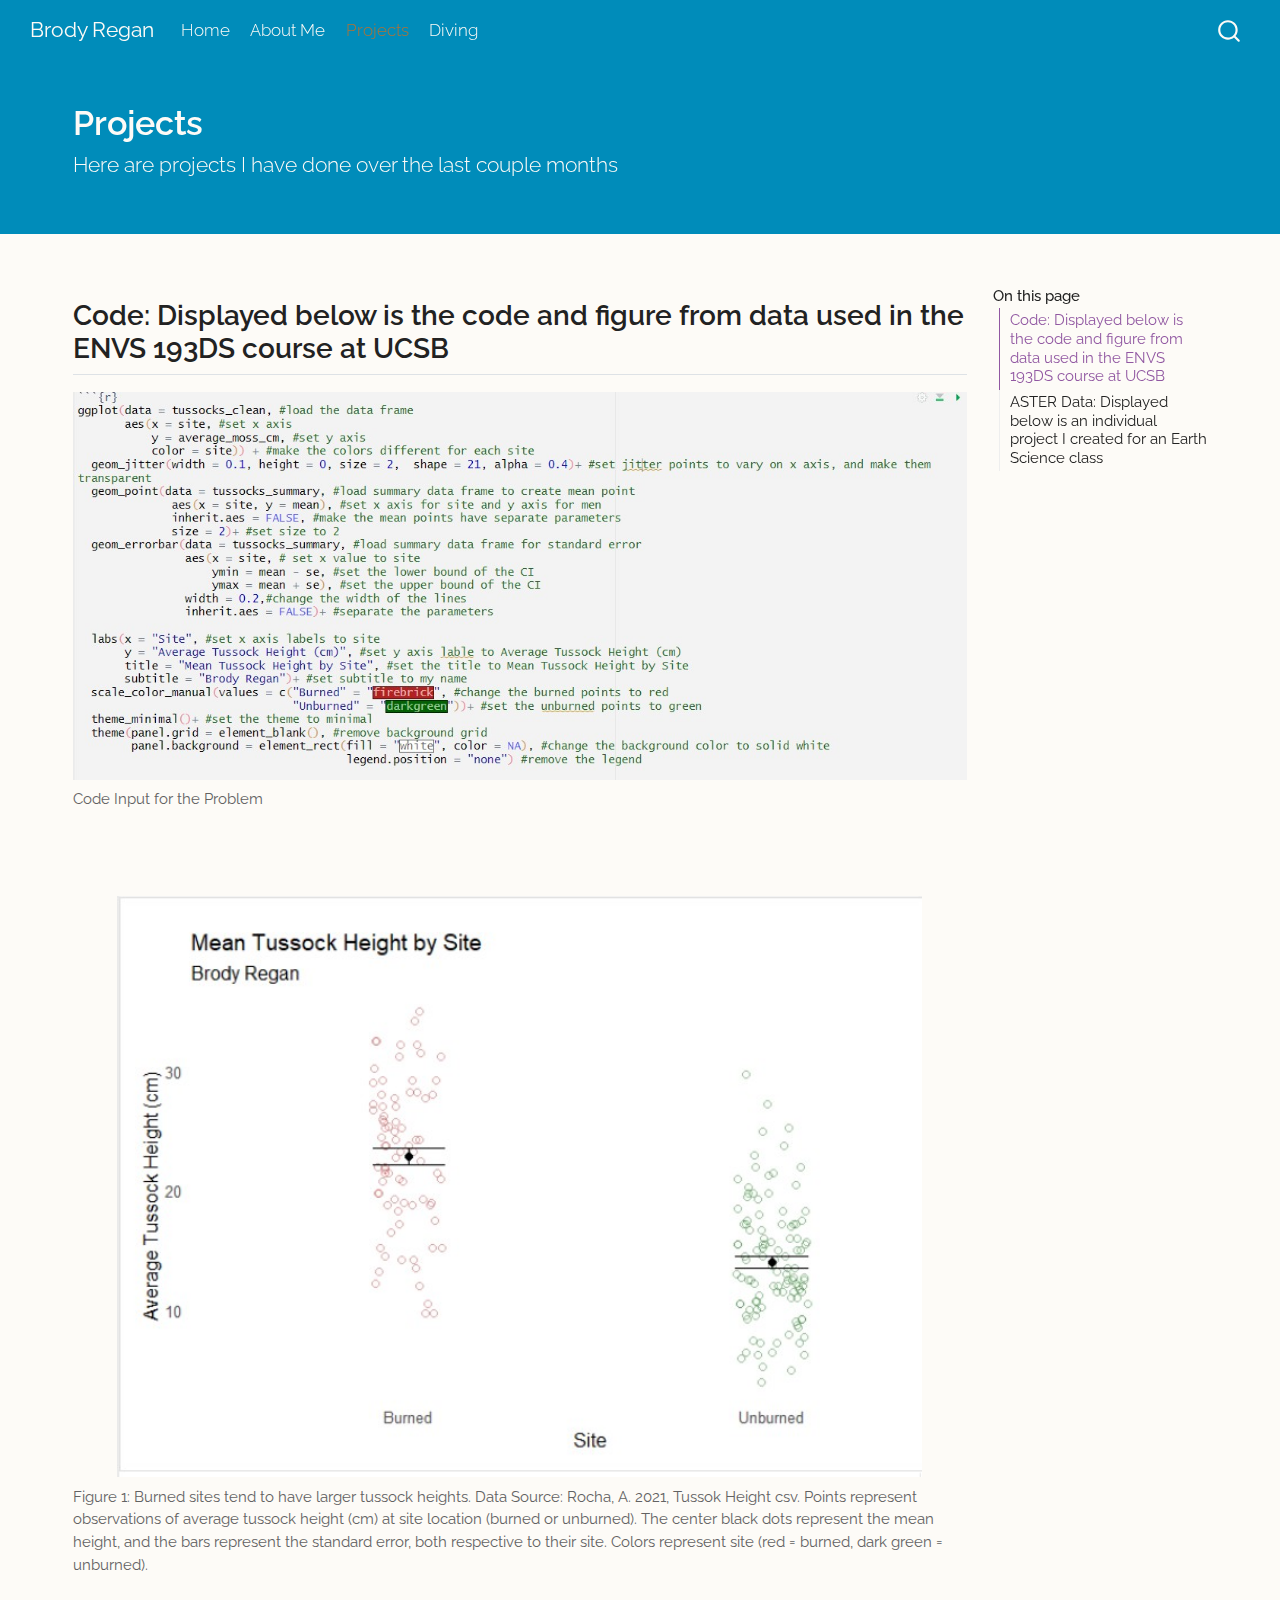
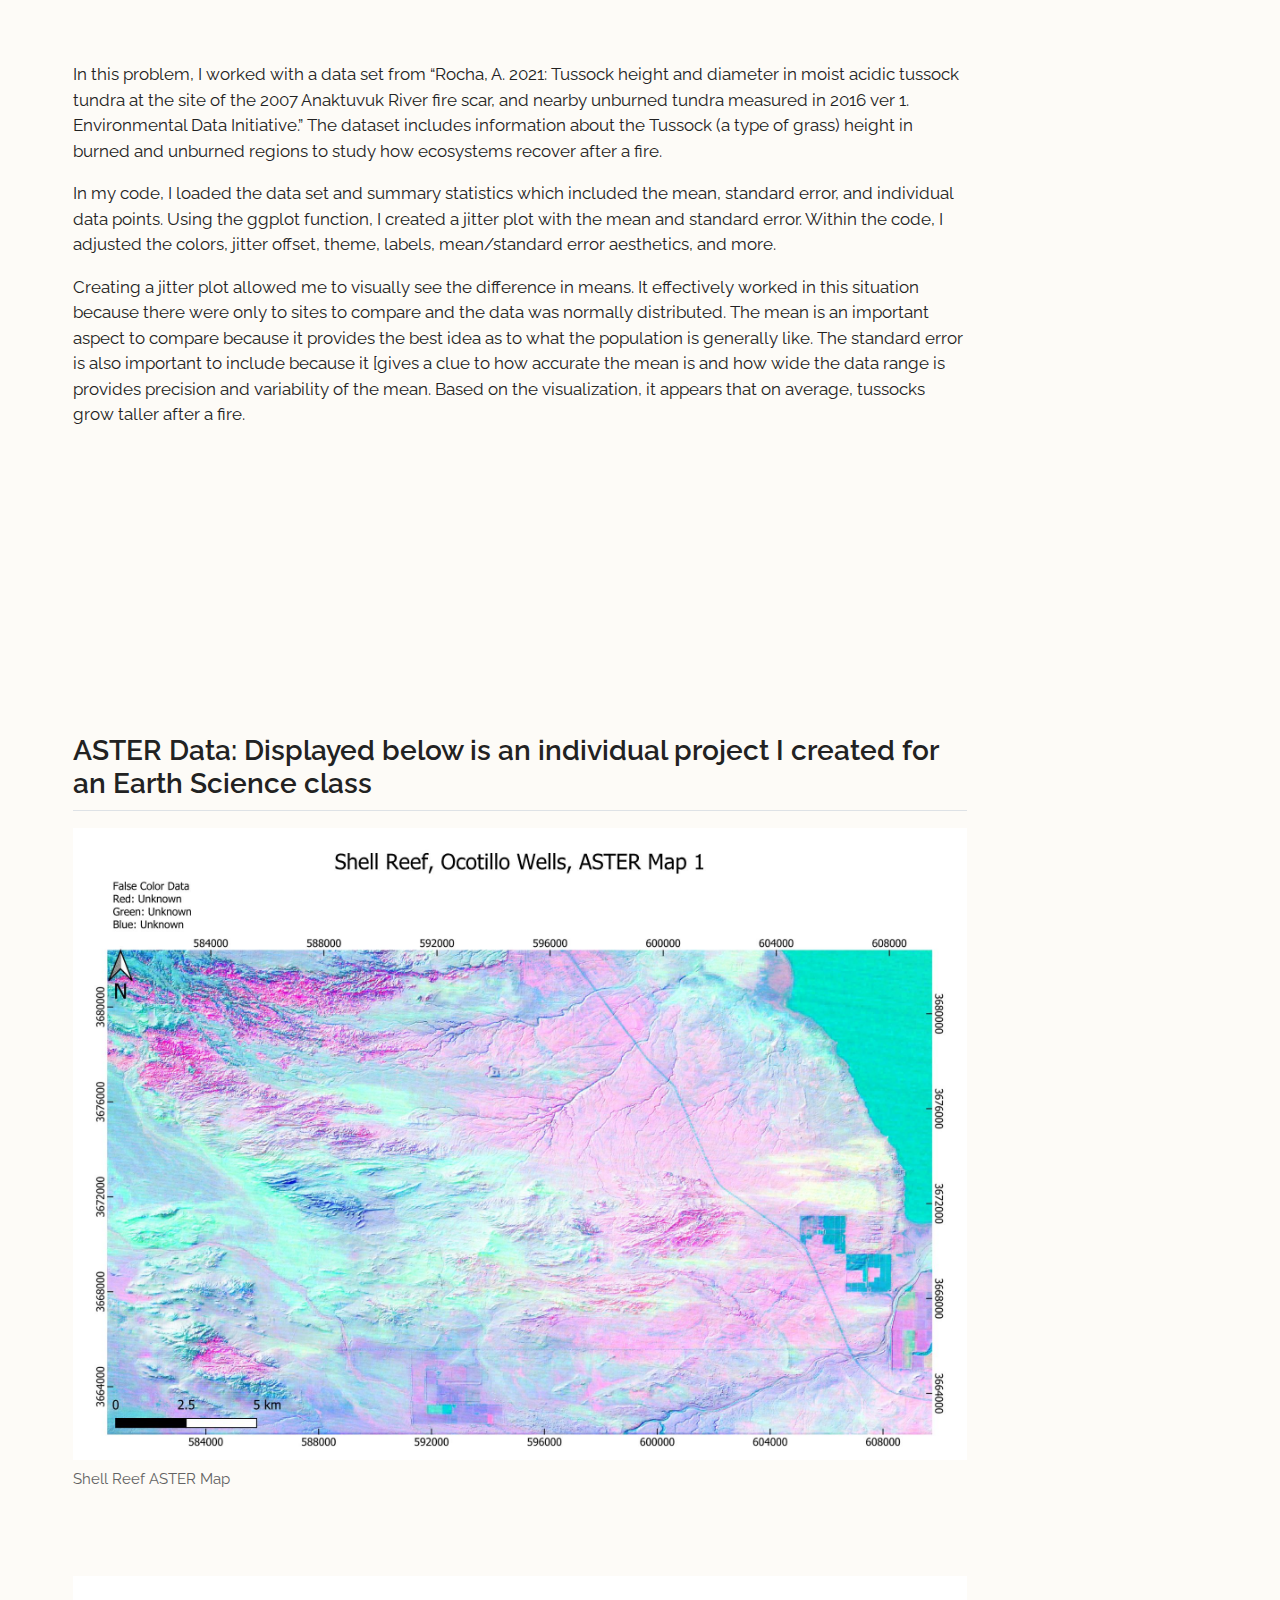
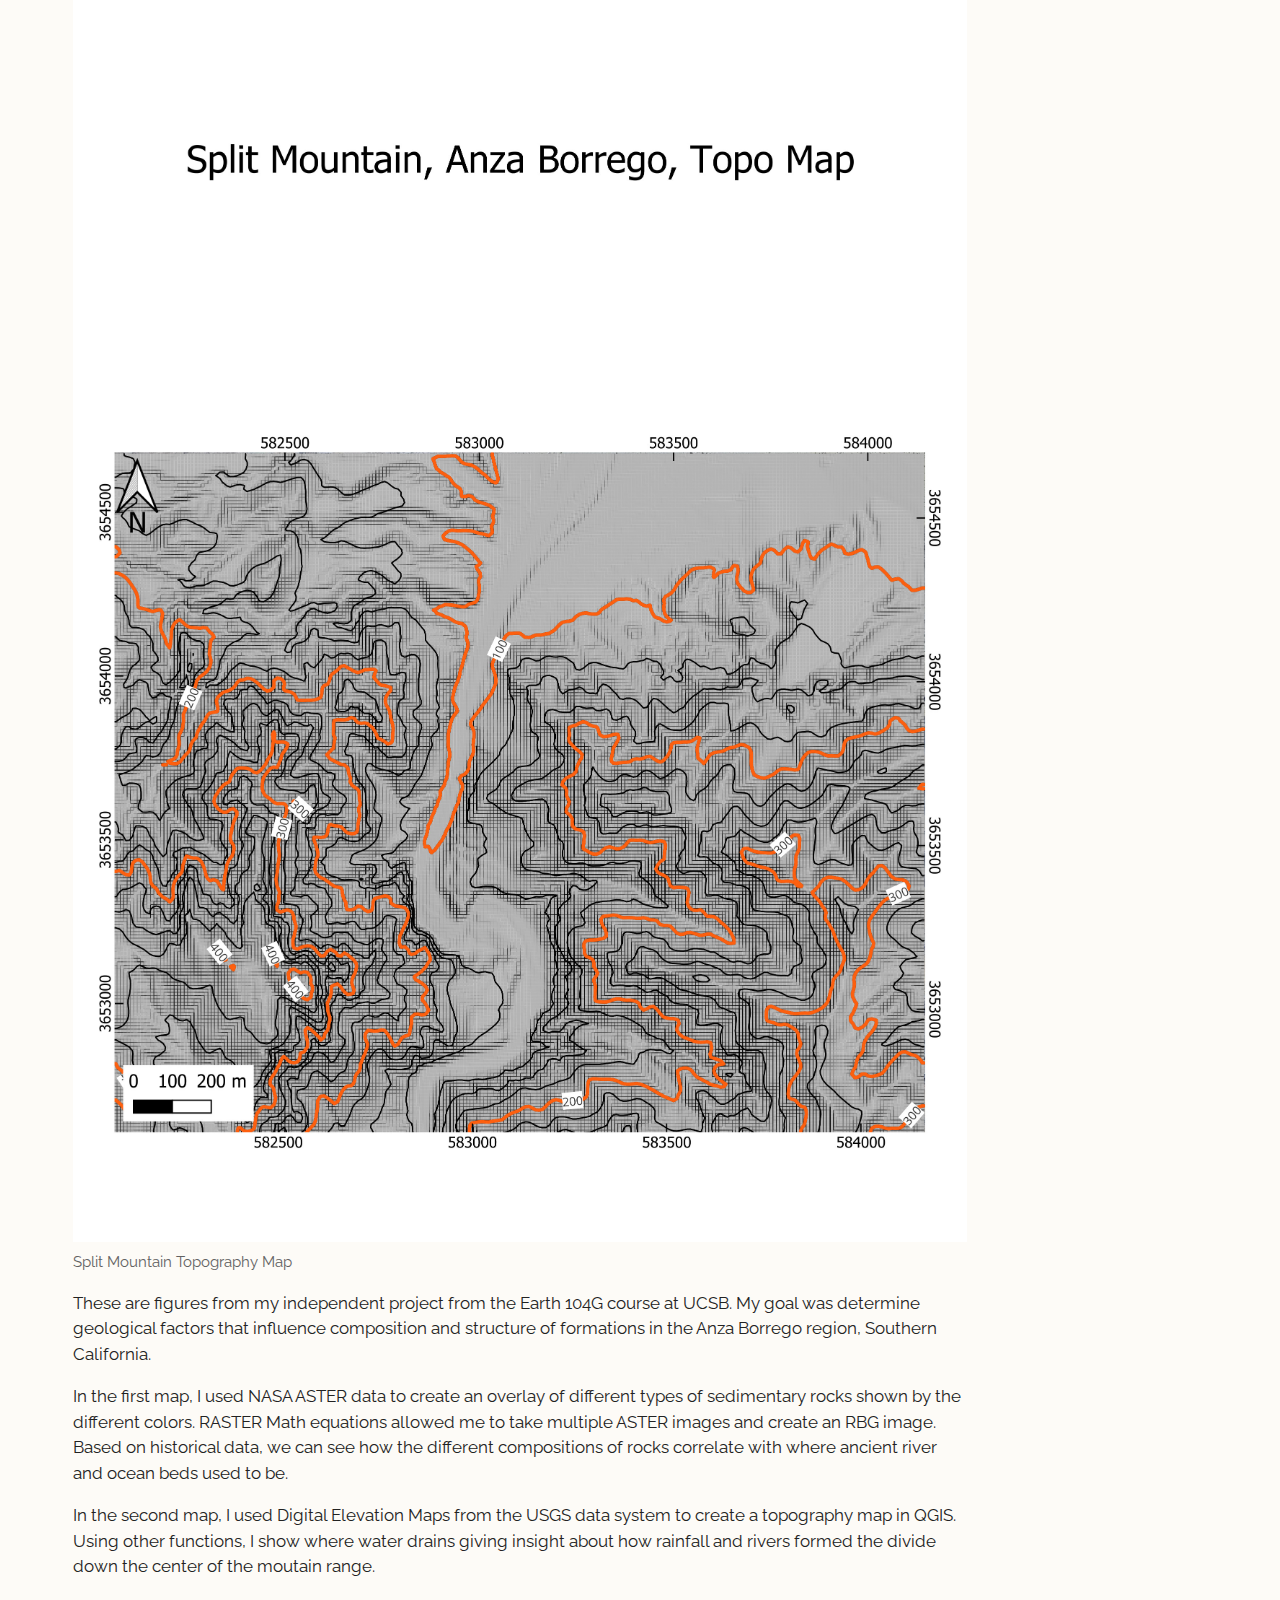
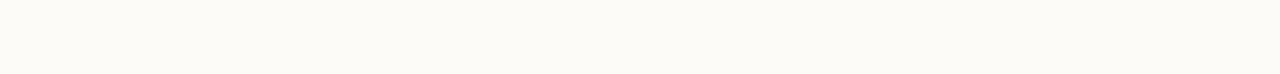
<file: docs/project.html>
<!DOCTYPE html>
<html xmlns="http://www.w3.org/1999/xhtml" lang="en" xml:lang="en"><head>

<meta charset="utf-8">
<meta name="generator" content="quarto-1.6.42">

<meta name="viewport" content="width=device-width, initial-scale=1.0, user-scalable=yes">


<title>Projects – Brody Regan</title>
<style>
code{white-space: pre-wrap;}
span.smallcaps{font-variant: small-caps;}
div.columns{display: flex; gap: min(4vw, 1.5em);}
div.column{flex: auto; overflow-x: auto;}
div.hanging-indent{margin-left: 1.5em; text-indent: -1.5em;}
ul.task-list{list-style: none;}
ul.task-list li input[type="checkbox"] {
  width: 0.8em;
  margin: 0 0.8em 0.2em -1em; /* quarto-specific, see https://github.com/quarto-dev/quarto-cli/issues/4556 */ 
  vertical-align: middle;
}
</style>


<script src="site_libs/quarto-nav/quarto-nav.js"></script>
<script src="site_libs/quarto-nav/headroom.min.js"></script>
<script src="site_libs/clipboard/clipboard.min.js"></script>
<script src="site_libs/quarto-search/autocomplete.umd.js"></script>
<script src="site_libs/quarto-search/fuse.min.js"></script>
<script src="site_libs/quarto-search/quarto-search.js"></script>
<meta name="quarto:offset" content="./">
<script src="site_libs/quarto-html/quarto.js"></script>
<script src="site_libs/quarto-html/popper.min.js"></script>
<script src="site_libs/quarto-html/tippy.umd.min.js"></script>
<script src="site_libs/quarto-html/anchor.min.js"></script>
<link href="site_libs/quarto-html/tippy.css" rel="stylesheet">
<link href="site_libs/quarto-html/quarto-syntax-highlighting-2f5df379a58b258e96c21c0638c20c03.css" rel="stylesheet" id="quarto-text-highlighting-styles">
<script src="site_libs/bootstrap/bootstrap.min.js"></script>
<link href="site_libs/bootstrap/bootstrap-icons.css" rel="stylesheet">
<link href="site_libs/bootstrap/bootstrap-ab0b00dded2c0b9bad10c85a693de3ef.min.css" rel="stylesheet" append-hash="true" id="quarto-bootstrap" data-mode="light">
<script id="quarto-search-options" type="application/json">{
  "location": "navbar",
  "copy-button": false,
  "collapse-after": 3,
  "panel-placement": "end",
  "type": "overlay",
  "limit": 50,
  "keyboard-shortcut": [
    "f",
    "/",
    "s"
  ],
  "show-item-context": false,
  "language": {
    "search-no-results-text": "No results",
    "search-matching-documents-text": "matching documents",
    "search-copy-link-title": "Copy link to search",
    "search-hide-matches-text": "Hide additional matches",
    "search-more-match-text": "more match in this document",
    "search-more-matches-text": "more matches in this document",
    "search-clear-button-title": "Clear",
    "search-text-placeholder": "",
    "search-detached-cancel-button-title": "Cancel",
    "search-submit-button-title": "Submit",
    "search-label": "Search"
  }
}</script>


</head>

<body class="nav-fixed">

<div id="quarto-search-results"></div>
  <header id="quarto-header" class="headroom fixed-top quarto-banner">
    <nav class="navbar navbar-expand-lg " data-bs-theme="dark">
      <div class="navbar-container container-fluid">
      <div class="navbar-brand-container mx-auto">
    <a class="navbar-brand" href="./index.html">
    <span class="navbar-title">Brody Regan</span>
    </a>
  </div>
            <div id="quarto-search" class="" title="Search"></div>
          <button class="navbar-toggler" type="button" data-bs-toggle="collapse" data-bs-target="#navbarCollapse" aria-controls="navbarCollapse" role="menu" aria-expanded="false" aria-label="Toggle navigation" onclick="if (window.quartoToggleHeadroom) { window.quartoToggleHeadroom(); }">
  <span class="navbar-toggler-icon"></span>
</button>
          <div class="collapse navbar-collapse" id="navbarCollapse">
            <ul class="navbar-nav navbar-nav-scroll me-auto">
  <li class="nav-item">
    <a class="nav-link" href="./index.html"> 
<span class="menu-text">Home</span></a>
  </li>  
  <li class="nav-item">
    <a class="nav-link" href="./about.html"> 
<span class="menu-text">About Me</span></a>
  </li>  
  <li class="nav-item">
    <a class="nav-link active" href="./project.html" aria-current="page"> 
<span class="menu-text">Projects</span></a>
  </li>  
  <li class="nav-item">
    <a class="nav-link" href="./hobbies.html"> 
<span class="menu-text">Diving</span></a>
  </li>  
</ul>
          </div> <!-- /navcollapse -->
            <div class="quarto-navbar-tools">
</div>
      </div> <!-- /container-fluid -->
    </nav>
</header>
<!-- content -->
<header id="title-block-header" class="quarto-title-block default page-columns page-full">
  <div class="quarto-title-banner page-columns page-full">
    <div class="quarto-title column-page-left">
      <h1 class="title">Projects</h1>
            <p class="subtitle lead">Here are projects I have done over the last couple months</p>
                      </div>
  </div>
    
  
  <div class="quarto-title-meta column-page-left">

      
    
      
    </div>
    
  
  </header><div id="quarto-content" class="quarto-container page-columns page-rows-contents page-layout-full page-navbar">
<!-- sidebar -->
<!-- margin-sidebar -->
    <div id="quarto-margin-sidebar" class="sidebar margin-sidebar">
        <nav id="TOC" role="doc-toc" class="toc-active">
    <h2 id="toc-title">On this page</h2>
   
  <ul>
  <li><a href="#code-displayed-below-is-the-code-and-figure-from-data-used-in-the-envs-193ds-course-at-ucsb" id="toc-code-displayed-below-is-the-code-and-figure-from-data-used-in-the-envs-193ds-course-at-ucsb" class="nav-link active" data-scroll-target="#code-displayed-below-is-the-code-and-figure-from-data-used-in-the-envs-193ds-course-at-ucsb">Code: Displayed below is the code and figure from data used in the ENVS 193DS course at UCSB</a></li>
  <li><a href="#aster-data-displayed-below-is-an-individual-project-i-created-for-an-earth-science-class" id="toc-aster-data-displayed-below-is-an-individual-project-i-created-for-an-earth-science-class" class="nav-link" data-scroll-target="#aster-data-displayed-below-is-an-individual-project-i-created-for-an-earth-science-class">ASTER Data: Displayed below is an individual project I created for an Earth Science class</a></li>
  </ul>
</nav>
    </div>
<!-- main -->
<main class="content quarto-banner-title-block column-page-left" id="quarto-document-content">





<section id="code-displayed-below-is-the-code-and-figure-from-data-used-in-the-envs-193ds-course-at-ucsb" class="level2">
<h2 class="anchored" data-anchor-id="code-displayed-below-is-the-code-and-figure-from-data-used-in-the-envs-193ds-course-at-ucsb">Code: Displayed below is the code and figure from data used in the ENVS 193DS course at UCSB</h2>
<div class="quarto-figure quarto-figure-center">
<figure class="figure">
<p><img src="images/code.jpg" class="img-fluid figure-img" style="width:100.0%"></p>
<figcaption>Code Input for the Problem</figcaption>
</figure>
</div>
<p><br><br></p>
<div class="quarto-figure quarto-figure-center">
<figure class="figure">
<p><img src="images/output.jpg" class="img-fluid figure-img" style="width:90.0%"></p>
<figcaption>Figure 1: Burned sites tend to have larger tussock heights. Data Source: Rocha, A. 2021, Tussok Height csv. Points represent observations of average tussock height (cm) at site location (burned or unburned). The center black dots represent the mean height, and the bars represent the standard error, both respective to their site. Colors represent site (red = burned, dark green = unburned).</figcaption>
</figure>
</div>
<p><br><br></p>
<p>In this problem, I worked with a data set from “Rocha, A. 2021: Tussock height and diameter in moist acidic tussock tundra at the site of the 2007 Anaktuvuk River fire scar, and nearby unburned tundra measured in 2016 ver 1. Environmental Data Initiative.” The dataset includes information about the Tussock (a type of grass) height in burned and unburned regions to study how ecosystems recover after a fire.</p>
<p>In my code, I loaded the data set and summary statistics which included the mean, standard error, and individual data points. Using the ggplot function, I created a jitter plot with the mean and standard error. Within the code, I adjusted the colors, jitter offset, theme, labels, mean/standard error aesthetics, and more.</p>
<p>Creating a jitter plot allowed me to visually see the difference in means. It effectively worked in this situation because there were only to sites to compare and the data was normally distributed. The mean is an important aspect to compare because it provides the best idea as to what the population is generally like. The standard error is also important to include because it [gives a clue to how accurate the mean is and how wide the data range is provides precision and variability of the mean. Based on the visualization, it appears that on average, tussocks grow taller after a fire.</p>
<p><br><br> <br><br> <br><br> <br><br> <br><br></p>
</section>
<section id="aster-data-displayed-below-is-an-individual-project-i-created-for-an-earth-science-class" class="level2">
<h2 class="anchored" data-anchor-id="aster-data-displayed-below-is-an-individual-project-i-created-for-an-earth-science-class">ASTER Data: Displayed below is an individual project I created for an Earth Science class</h2>
<div class="quarto-figure quarto-figure-center">
<figure class="figure">
<p><img src="images/Shell Reef ASTER 1.jpg" class="img-fluid figure-img"></p>
<figcaption>Shell Reef ASTER Map</figcaption>
</figure>
</div>
<p><br><br></p>
<div class="quarto-figure quarto-figure-center">
<figure class="figure">
<p><img src="images/Split Mountain Topo.jpg" class="img-fluid figure-img"></p>
<figcaption>Split Mountain Topography Map</figcaption>
</figure>
</div>
<p>These are figures from my independent project from the Earth 104G course at UCSB. My goal was determine geological factors that influence composition and structure of formations in the Anza Borrego region, Southern California.</p>
<p>In the first map, I used NASA ASTER data to create an overlay of different types of sedimentary rocks shown by the different colors. RASTER Math equations allowed me to take multiple ASTER images and create an RBG image. Based on historical data, we can see how the different compositions of rocks correlate with where ancient river and ocean beds used to be.</p>
<p>In the second map, I used Digital Elevation Maps from the USGS data system to create a topography map in QGIS. Using other functions, I show where water drains giving insight about how rainfall and rivers formed the divide down the center of the moutain range.</p>


</section>

</main> <!-- /main -->
<script id="quarto-html-after-body" type="application/javascript">
window.document.addEventListener("DOMContentLoaded", function (event) {
  const toggleBodyColorMode = (bsSheetEl) => {
    const mode = bsSheetEl.getAttribute("data-mode");
    const bodyEl = window.document.querySelector("body");
    if (mode === "dark") {
      bodyEl.classList.add("quarto-dark");
      bodyEl.classList.remove("quarto-light");
    } else {
      bodyEl.classList.add("quarto-light");
      bodyEl.classList.remove("quarto-dark");
    }
  }
  const toggleBodyColorPrimary = () => {
    const bsSheetEl = window.document.querySelector("link#quarto-bootstrap");
    if (bsSheetEl) {
      toggleBodyColorMode(bsSheetEl);
    }
  }
  toggleBodyColorPrimary();  
  const icon = "";
  const anchorJS = new window.AnchorJS();
  anchorJS.options = {
    placement: 'right',
    icon: icon
  };
  anchorJS.add('.anchored');
  const isCodeAnnotation = (el) => {
    for (const clz of el.classList) {
      if (clz.startsWith('code-annotation-')) {                     
        return true;
      }
    }
    return false;
  }
  const onCopySuccess = function(e) {
    // button target
    const button = e.trigger;
    // don't keep focus
    button.blur();
    // flash "checked"
    button.classList.add('code-copy-button-checked');
    var currentTitle = button.getAttribute("title");
    button.setAttribute("title", "Copied!");
    let tooltip;
    if (window.bootstrap) {
      button.setAttribute("data-bs-toggle", "tooltip");
      button.setAttribute("data-bs-placement", "left");
      button.setAttribute("data-bs-title", "Copied!");
      tooltip = new bootstrap.Tooltip(button, 
        { trigger: "manual", 
          customClass: "code-copy-button-tooltip",
          offset: [0, -8]});
      tooltip.show();    
    }
    setTimeout(function() {
      if (tooltip) {
        tooltip.hide();
        button.removeAttribute("data-bs-title");
        button.removeAttribute("data-bs-toggle");
        button.removeAttribute("data-bs-placement");
      }
      button.setAttribute("title", currentTitle);
      button.classList.remove('code-copy-button-checked');
    }, 1000);
    // clear code selection
    e.clearSelection();
  }
  const getTextToCopy = function(trigger) {
      const codeEl = trigger.previousElementSibling.cloneNode(true);
      for (const childEl of codeEl.children) {
        if (isCodeAnnotation(childEl)) {
          childEl.remove();
        }
      }
      return codeEl.innerText;
  }
  const clipboard = new window.ClipboardJS('.code-copy-button:not([data-in-quarto-modal])', {
    text: getTextToCopy
  });
  clipboard.on('success', onCopySuccess);
  if (window.document.getElementById('quarto-embedded-source-code-modal')) {
    const clipboardModal = new window.ClipboardJS('.code-copy-button[data-in-quarto-modal]', {
      text: getTextToCopy,
      container: window.document.getElementById('quarto-embedded-source-code-modal')
    });
    clipboardModal.on('success', onCopySuccess);
  }
    var localhostRegex = new RegExp(/^(?:http|https):\/\/localhost\:?[0-9]*\//);
    var mailtoRegex = new RegExp(/^mailto:/);
      var filterRegex = new RegExp('/' + window.location.host + '/');
    var isInternal = (href) => {
        return filterRegex.test(href) || localhostRegex.test(href) || mailtoRegex.test(href);
    }
    // Inspect non-navigation links and adorn them if external
 	var links = window.document.querySelectorAll('a[href]:not(.nav-link):not(.navbar-brand):not(.toc-action):not(.sidebar-link):not(.sidebar-item-toggle):not(.pagination-link):not(.no-external):not([aria-hidden]):not(.dropdown-item):not(.quarto-navigation-tool):not(.about-link)');
    for (var i=0; i<links.length; i++) {
      const link = links[i];
      if (!isInternal(link.href)) {
        // undo the damage that might have been done by quarto-nav.js in the case of
        // links that we want to consider external
        if (link.dataset.originalHref !== undefined) {
          link.href = link.dataset.originalHref;
        }
      }
    }
  function tippyHover(el, contentFn, onTriggerFn, onUntriggerFn) {
    const config = {
      allowHTML: true,
      maxWidth: 500,
      delay: 100,
      arrow: false,
      appendTo: function(el) {
          return el.parentElement;
      },
      interactive: true,
      interactiveBorder: 10,
      theme: 'quarto',
      placement: 'bottom-start',
    };
    if (contentFn) {
      config.content = contentFn;
    }
    if (onTriggerFn) {
      config.onTrigger = onTriggerFn;
    }
    if (onUntriggerFn) {
      config.onUntrigger = onUntriggerFn;
    }
    window.tippy(el, config); 
  }
  const noterefs = window.document.querySelectorAll('a[role="doc-noteref"]');
  for (var i=0; i<noterefs.length; i++) {
    const ref = noterefs[i];
    tippyHover(ref, function() {
      // use id or data attribute instead here
      let href = ref.getAttribute('data-footnote-href') || ref.getAttribute('href');
      try { href = new URL(href).hash; } catch {}
      const id = href.replace(/^#\/?/, "");
      const note = window.document.getElementById(id);
      if (note) {
        return note.innerHTML;
      } else {
        return "";
      }
    });
  }
  const xrefs = window.document.querySelectorAll('a.quarto-xref');
  const processXRef = (id, note) => {
    // Strip column container classes
    const stripColumnClz = (el) => {
      el.classList.remove("page-full", "page-columns");
      if (el.children) {
        for (const child of el.children) {
          stripColumnClz(child);
        }
      }
    }
    stripColumnClz(note)
    if (id === null || id.startsWith('sec-')) {
      // Special case sections, only their first couple elements
      const container = document.createElement("div");
      if (note.children && note.children.length > 2) {
        container.appendChild(note.children[0].cloneNode(true));
        for (let i = 1; i < note.children.length; i++) {
          const child = note.children[i];
          if (child.tagName === "P" && child.innerText === "") {
            continue;
          } else {
            container.appendChild(child.cloneNode(true));
            break;
          }
        }
        if (window.Quarto?.typesetMath) {
          window.Quarto.typesetMath(container);
        }
        return container.innerHTML
      } else {
        if (window.Quarto?.typesetMath) {
          window.Quarto.typesetMath(note);
        }
        return note.innerHTML;
      }
    } else {
      // Remove any anchor links if they are present
      const anchorLink = note.querySelector('a.anchorjs-link');
      if (anchorLink) {
        anchorLink.remove();
      }
      if (window.Quarto?.typesetMath) {
        window.Quarto.typesetMath(note);
      }
      if (note.classList.contains("callout")) {
        return note.outerHTML;
      } else {
        return note.innerHTML;
      }
    }
  }
  for (var i=0; i<xrefs.length; i++) {
    const xref = xrefs[i];
    tippyHover(xref, undefined, function(instance) {
      instance.disable();
      let url = xref.getAttribute('href');
      let hash = undefined; 
      if (url.startsWith('#')) {
        hash = url;
      } else {
        try { hash = new URL(url).hash; } catch {}
      }
      if (hash) {
        const id = hash.replace(/^#\/?/, "");
        const note = window.document.getElementById(id);
        if (note !== null) {
          try {
            const html = processXRef(id, note.cloneNode(true));
            instance.setContent(html);
          } finally {
            instance.enable();
            instance.show();
          }
        } else {
          // See if we can fetch this
          fetch(url.split('#')[0])
          .then(res => res.text())
          .then(html => {
            const parser = new DOMParser();
            const htmlDoc = parser.parseFromString(html, "text/html");
            const note = htmlDoc.getElementById(id);
            if (note !== null) {
              const html = processXRef(id, note);
              instance.setContent(html);
            } 
          }).finally(() => {
            instance.enable();
            instance.show();
          });
        }
      } else {
        // See if we can fetch a full url (with no hash to target)
        // This is a special case and we should probably do some content thinning / targeting
        fetch(url)
        .then(res => res.text())
        .then(html => {
          const parser = new DOMParser();
          const htmlDoc = parser.parseFromString(html, "text/html");
          const note = htmlDoc.querySelector('main.content');
          if (note !== null) {
            // This should only happen for chapter cross references
            // (since there is no id in the URL)
            // remove the first header
            if (note.children.length > 0 && note.children[0].tagName === "HEADER") {
              note.children[0].remove();
            }
            const html = processXRef(null, note);
            instance.setContent(html);
          } 
        }).finally(() => {
          instance.enable();
          instance.show();
        });
      }
    }, function(instance) {
    });
  }
      let selectedAnnoteEl;
      const selectorForAnnotation = ( cell, annotation) => {
        let cellAttr = 'data-code-cell="' + cell + '"';
        let lineAttr = 'data-code-annotation="' +  annotation + '"';
        const selector = 'span[' + cellAttr + '][' + lineAttr + ']';
        return selector;
      }
      const selectCodeLines = (annoteEl) => {
        const doc = window.document;
        const targetCell = annoteEl.getAttribute("data-target-cell");
        const targetAnnotation = annoteEl.getAttribute("data-target-annotation");
        const annoteSpan = window.document.querySelector(selectorForAnnotation(targetCell, targetAnnotation));
        const lines = annoteSpan.getAttribute("data-code-lines").split(",");
        const lineIds = lines.map((line) => {
          return targetCell + "-" + line;
        })
        let top = null;
        let height = null;
        let parent = null;
        if (lineIds.length > 0) {
            //compute the position of the single el (top and bottom and make a div)
            const el = window.document.getElementById(lineIds[0]);
            top = el.offsetTop;
            height = el.offsetHeight;
            parent = el.parentElement.parentElement;
          if (lineIds.length > 1) {
            const lastEl = window.document.getElementById(lineIds[lineIds.length - 1]);
            const bottom = lastEl.offsetTop + lastEl.offsetHeight;
            height = bottom - top;
          }
          if (top !== null && height !== null && parent !== null) {
            // cook up a div (if necessary) and position it 
            let div = window.document.getElementById("code-annotation-line-highlight");
            if (div === null) {
              div = window.document.createElement("div");
              div.setAttribute("id", "code-annotation-line-highlight");
              div.style.position = 'absolute';
              parent.appendChild(div);
            }
            div.style.top = top - 2 + "px";
            div.style.height = height + 4 + "px";
            div.style.left = 0;
            let gutterDiv = window.document.getElementById("code-annotation-line-highlight-gutter");
            if (gutterDiv === null) {
              gutterDiv = window.document.createElement("div");
              gutterDiv.setAttribute("id", "code-annotation-line-highlight-gutter");
              gutterDiv.style.position = 'absolute';
              const codeCell = window.document.getElementById(targetCell);
              const gutter = codeCell.querySelector('.code-annotation-gutter');
              gutter.appendChild(gutterDiv);
            }
            gutterDiv.style.top = top - 2 + "px";
            gutterDiv.style.height = height + 4 + "px";
          }
          selectedAnnoteEl = annoteEl;
        }
      };
      const unselectCodeLines = () => {
        const elementsIds = ["code-annotation-line-highlight", "code-annotation-line-highlight-gutter"];
        elementsIds.forEach((elId) => {
          const div = window.document.getElementById(elId);
          if (div) {
            div.remove();
          }
        });
        selectedAnnoteEl = undefined;
      };
        // Handle positioning of the toggle
    window.addEventListener(
      "resize",
      throttle(() => {
        elRect = undefined;
        if (selectedAnnoteEl) {
          selectCodeLines(selectedAnnoteEl);
        }
      }, 10)
    );
    function throttle(fn, ms) {
    let throttle = false;
    let timer;
      return (...args) => {
        if(!throttle) { // first call gets through
            fn.apply(this, args);
            throttle = true;
        } else { // all the others get throttled
            if(timer) clearTimeout(timer); // cancel #2
            timer = setTimeout(() => {
              fn.apply(this, args);
              timer = throttle = false;
            }, ms);
        }
      };
    }
      // Attach click handler to the DT
      const annoteDls = window.document.querySelectorAll('dt[data-target-cell]');
      for (const annoteDlNode of annoteDls) {
        annoteDlNode.addEventListener('click', (event) => {
          const clickedEl = event.target;
          if (clickedEl !== selectedAnnoteEl) {
            unselectCodeLines();
            const activeEl = window.document.querySelector('dt[data-target-cell].code-annotation-active');
            if (activeEl) {
              activeEl.classList.remove('code-annotation-active');
            }
            selectCodeLines(clickedEl);
            clickedEl.classList.add('code-annotation-active');
          } else {
            // Unselect the line
            unselectCodeLines();
            clickedEl.classList.remove('code-annotation-active');
          }
        });
      }
  const findCites = (el) => {
    const parentEl = el.parentElement;
    if (parentEl) {
      const cites = parentEl.dataset.cites;
      if (cites) {
        return {
          el,
          cites: cites.split(' ')
        };
      } else {
        return findCites(el.parentElement)
      }
    } else {
      return undefined;
    }
  };
  var bibliorefs = window.document.querySelectorAll('a[role="doc-biblioref"]');
  for (var i=0; i<bibliorefs.length; i++) {
    const ref = bibliorefs[i];
    const citeInfo = findCites(ref);
    if (citeInfo) {
      tippyHover(citeInfo.el, function() {
        var popup = window.document.createElement('div');
        citeInfo.cites.forEach(function(cite) {
          var citeDiv = window.document.createElement('div');
          citeDiv.classList.add('hanging-indent');
          citeDiv.classList.add('csl-entry');
          var biblioDiv = window.document.getElementById('ref-' + cite);
          if (biblioDiv) {
            citeDiv.innerHTML = biblioDiv.innerHTML;
          }
          popup.appendChild(citeDiv);
        });
        return popup.innerHTML;
      });
    }
  }
});
</script>
</div> <!-- /content -->




</body></html>
</file>
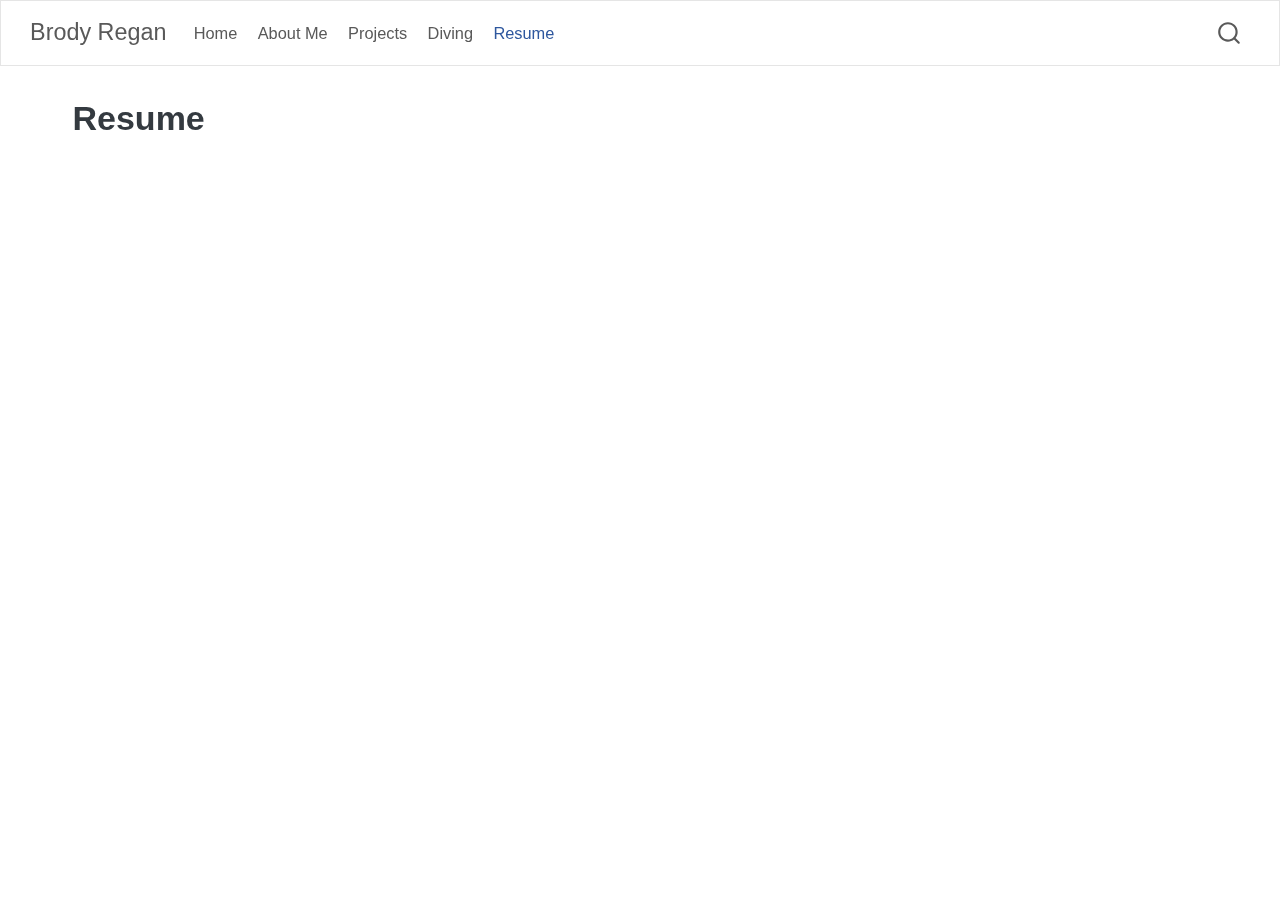
<file: docs/resume.html>
<!DOCTYPE html>
<html xmlns="http://www.w3.org/1999/xhtml" lang="en" xml:lang="en"><head>

<meta charset="utf-8">
<meta name="generator" content="quarto-1.6.42">

<meta name="viewport" content="width=device-width, initial-scale=1.0, user-scalable=yes">


<title>Resume – Brody Regan</title>
<style>
code{white-space: pre-wrap;}
span.smallcaps{font-variant: small-caps;}
div.columns{display: flex; gap: min(4vw, 1.5em);}
div.column{flex: auto; overflow-x: auto;}
div.hanging-indent{margin-left: 1.5em; text-indent: -1.5em;}
ul.task-list{list-style: none;}
ul.task-list li input[type="checkbox"] {
  width: 0.8em;
  margin: 0 0.8em 0.2em -1em; /* quarto-specific, see https://github.com/quarto-dev/quarto-cli/issues/4556 */ 
  vertical-align: middle;
}
</style>


<script src="site_libs/quarto-nav/quarto-nav.js"></script>
<script src="site_libs/quarto-nav/headroom.min.js"></script>
<script src="site_libs/clipboard/clipboard.min.js"></script>
<script src="site_libs/quarto-search/autocomplete.umd.js"></script>
<script src="site_libs/quarto-search/fuse.min.js"></script>
<script src="site_libs/quarto-search/quarto-search.js"></script>
<meta name="quarto:offset" content="./">
<script src="site_libs/quarto-html/quarto.js"></script>
<script src="site_libs/quarto-html/popper.min.js"></script>
<script src="site_libs/quarto-html/tippy.umd.min.js"></script>
<script src="site_libs/quarto-html/anchor.min.js"></script>
<link href="site_libs/quarto-html/tippy.css" rel="stylesheet">
<link href="site_libs/quarto-html/quarto-syntax-highlighting-2f5df379a58b258e96c21c0638c20c03.css" rel="stylesheet" id="quarto-text-highlighting-styles">
<script src="site_libs/bootstrap/bootstrap.min.js"></script>
<link href="site_libs/bootstrap/bootstrap-icons.css" rel="stylesheet">
<link href="site_libs/bootstrap/bootstrap-df09ee7639194c170e351a33ef60904b.min.css" rel="stylesheet" append-hash="true" id="quarto-bootstrap" data-mode="light">
<script id="quarto-search-options" type="application/json">{
  "location": "navbar",
  "copy-button": false,
  "collapse-after": 3,
  "panel-placement": "end",
  "type": "overlay",
  "limit": 50,
  "keyboard-shortcut": [
    "f",
    "/",
    "s"
  ],
  "show-item-context": false,
  "language": {
    "search-no-results-text": "No results",
    "search-matching-documents-text": "matching documents",
    "search-copy-link-title": "Copy link to search",
    "search-hide-matches-text": "Hide additional matches",
    "search-more-match-text": "more match in this document",
    "search-more-matches-text": "more matches in this document",
    "search-clear-button-title": "Clear",
    "search-text-placeholder": "",
    "search-detached-cancel-button-title": "Cancel",
    "search-submit-button-title": "Submit",
    "search-label": "Search"
  }
}</script>


<link rel="stylesheet" href="styles.css">
</head>

<body class="nav-fixed">

<div id="quarto-search-results"></div>
  <header id="quarto-header" class="headroom fixed-top">
    <nav class="navbar navbar-expand-lg " data-bs-theme="dark">
      <div class="navbar-container container-fluid">
      <div class="navbar-brand-container mx-auto">
    <a class="navbar-brand" href="./index.html">
    <span class="navbar-title">Brody Regan</span>
    </a>
  </div>
            <div id="quarto-search" class="" title="Search"></div>
          <button class="navbar-toggler" type="button" data-bs-toggle="collapse" data-bs-target="#navbarCollapse" aria-controls="navbarCollapse" role="menu" aria-expanded="false" aria-label="Toggle navigation" onclick="if (window.quartoToggleHeadroom) { window.quartoToggleHeadroom(); }">
  <span class="navbar-toggler-icon"></span>
</button>
          <div class="collapse navbar-collapse" id="navbarCollapse">
            <ul class="navbar-nav navbar-nav-scroll me-auto">
  <li class="nav-item">
    <a class="nav-link" href="./index.html"> 
<span class="menu-text">Home</span></a>
  </li>  
  <li class="nav-item">
    <a class="nav-link" href="./about.html"> 
<span class="menu-text">About Me</span></a>
  </li>  
  <li class="nav-item">
    <a class="nav-link" href="./project.html"> 
<span class="menu-text">Projects</span></a>
  </li>  
  <li class="nav-item">
    <a class="nav-link" href="./hobbies.html"> 
<span class="menu-text">Diving</span></a>
  </li>  
  <li class="nav-item">
    <a class="nav-link active" href="./resume.html" aria-current="page"> 
<span class="menu-text">Resume</span></a>
  </li>  
</ul>
          </div> <!-- /navcollapse -->
            <div class="quarto-navbar-tools">
</div>
      </div> <!-- /container-fluid -->
    </nav>
</header>
<!-- content -->
<div id="quarto-content" class="quarto-container page-columns page-rows-contents page-layout-full page-navbar">
<!-- sidebar -->
<!-- margin-sidebar -->
    <div id="quarto-margin-sidebar" class="sidebar margin-sidebar zindex-bottom">
        
    </div>
<!-- main -->
<main class="content column-page" id="quarto-document-content">

<header id="title-block-header" class="quarto-title-block default">
<div class="quarto-title">
<h1 class="title">Resume</h1>
</div>



<div class="quarto-title-meta column-page">

    
  
    
  </div>
  


</header>


<div class="pdf-embed-container">
<p><iframe src="Current Resume - Brody Regan.pdf"></iframe></p>
</div>



</main> <!-- /main -->
<script id="quarto-html-after-body" type="application/javascript">
window.document.addEventListener("DOMContentLoaded", function (event) {
  const toggleBodyColorMode = (bsSheetEl) => {
    const mode = bsSheetEl.getAttribute("data-mode");
    const bodyEl = window.document.querySelector("body");
    if (mode === "dark") {
      bodyEl.classList.add("quarto-dark");
      bodyEl.classList.remove("quarto-light");
    } else {
      bodyEl.classList.add("quarto-light");
      bodyEl.classList.remove("quarto-dark");
    }
  }
  const toggleBodyColorPrimary = () => {
    const bsSheetEl = window.document.querySelector("link#quarto-bootstrap");
    if (bsSheetEl) {
      toggleBodyColorMode(bsSheetEl);
    }
  }
  toggleBodyColorPrimary();  
  const icon = "";
  const anchorJS = new window.AnchorJS();
  anchorJS.options = {
    placement: 'right',
    icon: icon
  };
  anchorJS.add('.anchored');
  const isCodeAnnotation = (el) => {
    for (const clz of el.classList) {
      if (clz.startsWith('code-annotation-')) {                     
        return true;
      }
    }
    return false;
  }
  const onCopySuccess = function(e) {
    // button target
    const button = e.trigger;
    // don't keep focus
    button.blur();
    // flash "checked"
    button.classList.add('code-copy-button-checked');
    var currentTitle = button.getAttribute("title");
    button.setAttribute("title", "Copied!");
    let tooltip;
    if (window.bootstrap) {
      button.setAttribute("data-bs-toggle", "tooltip");
      button.setAttribute("data-bs-placement", "left");
      button.setAttribute("data-bs-title", "Copied!");
      tooltip = new bootstrap.Tooltip(button, 
        { trigger: "manual", 
          customClass: "code-copy-button-tooltip",
          offset: [0, -8]});
      tooltip.show();    
    }
    setTimeout(function() {
      if (tooltip) {
        tooltip.hide();
        button.removeAttribute("data-bs-title");
        button.removeAttribute("data-bs-toggle");
        button.removeAttribute("data-bs-placement");
      }
      button.setAttribute("title", currentTitle);
      button.classList.remove('code-copy-button-checked');
    }, 1000);
    // clear code selection
    e.clearSelection();
  }
  const getTextToCopy = function(trigger) {
      const codeEl = trigger.previousElementSibling.cloneNode(true);
      for (const childEl of codeEl.children) {
        if (isCodeAnnotation(childEl)) {
          childEl.remove();
        }
      }
      return codeEl.innerText;
  }
  const clipboard = new window.ClipboardJS('.code-copy-button:not([data-in-quarto-modal])', {
    text: getTextToCopy
  });
  clipboard.on('success', onCopySuccess);
  if (window.document.getElementById('quarto-embedded-source-code-modal')) {
    const clipboardModal = new window.ClipboardJS('.code-copy-button[data-in-quarto-modal]', {
      text: getTextToCopy,
      container: window.document.getElementById('quarto-embedded-source-code-modal')
    });
    clipboardModal.on('success', onCopySuccess);
  }
    var localhostRegex = new RegExp(/^(?:http|https):\/\/localhost\:?[0-9]*\//);
    var mailtoRegex = new RegExp(/^mailto:/);
      var filterRegex = new RegExp('/' + window.location.host + '/');
    var isInternal = (href) => {
        return filterRegex.test(href) || localhostRegex.test(href) || mailtoRegex.test(href);
    }
    // Inspect non-navigation links and adorn them if external
 	var links = window.document.querySelectorAll('a[href]:not(.nav-link):not(.navbar-brand):not(.toc-action):not(.sidebar-link):not(.sidebar-item-toggle):not(.pagination-link):not(.no-external):not([aria-hidden]):not(.dropdown-item):not(.quarto-navigation-tool):not(.about-link)');
    for (var i=0; i<links.length; i++) {
      const link = links[i];
      if (!isInternal(link.href)) {
        // undo the damage that might have been done by quarto-nav.js in the case of
        // links that we want to consider external
        if (link.dataset.originalHref !== undefined) {
          link.href = link.dataset.originalHref;
        }
      }
    }
  function tippyHover(el, contentFn, onTriggerFn, onUntriggerFn) {
    const config = {
      allowHTML: true,
      maxWidth: 500,
      delay: 100,
      arrow: false,
      appendTo: function(el) {
          return el.parentElement;
      },
      interactive: true,
      interactiveBorder: 10,
      theme: 'quarto',
      placement: 'bottom-start',
    };
    if (contentFn) {
      config.content = contentFn;
    }
    if (onTriggerFn) {
      config.onTrigger = onTriggerFn;
    }
    if (onUntriggerFn) {
      config.onUntrigger = onUntriggerFn;
    }
    window.tippy(el, config); 
  }
  const noterefs = window.document.querySelectorAll('a[role="doc-noteref"]');
  for (var i=0; i<noterefs.length; i++) {
    const ref = noterefs[i];
    tippyHover(ref, function() {
      // use id or data attribute instead here
      let href = ref.getAttribute('data-footnote-href') || ref.getAttribute('href');
      try { href = new URL(href).hash; } catch {}
      const id = href.replace(/^#\/?/, "");
      const note = window.document.getElementById(id);
      if (note) {
        return note.innerHTML;
      } else {
        return "";
      }
    });
  }
  const xrefs = window.document.querySelectorAll('a.quarto-xref');
  const processXRef = (id, note) => {
    // Strip column container classes
    const stripColumnClz = (el) => {
      el.classList.remove("page-full", "page-columns");
      if (el.children) {
        for (const child of el.children) {
          stripColumnClz(child);
        }
      }
    }
    stripColumnClz(note)
    if (id === null || id.startsWith('sec-')) {
      // Special case sections, only their first couple elements
      const container = document.createElement("div");
      if (note.children && note.children.length > 2) {
        container.appendChild(note.children[0].cloneNode(true));
        for (let i = 1; i < note.children.length; i++) {
          const child = note.children[i];
          if (child.tagName === "P" && child.innerText === "") {
            continue;
          } else {
            container.appendChild(child.cloneNode(true));
            break;
          }
        }
        if (window.Quarto?.typesetMath) {
          window.Quarto.typesetMath(container);
        }
        return container.innerHTML
      } else {
        if (window.Quarto?.typesetMath) {
          window.Quarto.typesetMath(note);
        }
        return note.innerHTML;
      }
    } else {
      // Remove any anchor links if they are present
      const anchorLink = note.querySelector('a.anchorjs-link');
      if (anchorLink) {
        anchorLink.remove();
      }
      if (window.Quarto?.typesetMath) {
        window.Quarto.typesetMath(note);
      }
      if (note.classList.contains("callout")) {
        return note.outerHTML;
      } else {
        return note.innerHTML;
      }
    }
  }
  for (var i=0; i<xrefs.length; i++) {
    const xref = xrefs[i];
    tippyHover(xref, undefined, function(instance) {
      instance.disable();
      let url = xref.getAttribute('href');
      let hash = undefined; 
      if (url.startsWith('#')) {
        hash = url;
      } else {
        try { hash = new URL(url).hash; } catch {}
      }
      if (hash) {
        const id = hash.replace(/^#\/?/, "");
        const note = window.document.getElementById(id);
        if (note !== null) {
          try {
            const html = processXRef(id, note.cloneNode(true));
            instance.setContent(html);
          } finally {
            instance.enable();
            instance.show();
          }
        } else {
          // See if we can fetch this
          fetch(url.split('#')[0])
          .then(res => res.text())
          .then(html => {
            const parser = new DOMParser();
            const htmlDoc = parser.parseFromString(html, "text/html");
            const note = htmlDoc.getElementById(id);
            if (note !== null) {
              const html = processXRef(id, note);
              instance.setContent(html);
            } 
          }).finally(() => {
            instance.enable();
            instance.show();
          });
        }
      } else {
        // See if we can fetch a full url (with no hash to target)
        // This is a special case and we should probably do some content thinning / targeting
        fetch(url)
        .then(res => res.text())
        .then(html => {
          const parser = new DOMParser();
          const htmlDoc = parser.parseFromString(html, "text/html");
          const note = htmlDoc.querySelector('main.content');
          if (note !== null) {
            // This should only happen for chapter cross references
            // (since there is no id in the URL)
            // remove the first header
            if (note.children.length > 0 && note.children[0].tagName === "HEADER") {
              note.children[0].remove();
            }
            const html = processXRef(null, note);
            instance.setContent(html);
          } 
        }).finally(() => {
          instance.enable();
          instance.show();
        });
      }
    }, function(instance) {
    });
  }
      let selectedAnnoteEl;
      const selectorForAnnotation = ( cell, annotation) => {
        let cellAttr = 'data-code-cell="' + cell + '"';
        let lineAttr = 'data-code-annotation="' +  annotation + '"';
        const selector = 'span[' + cellAttr + '][' + lineAttr + ']';
        return selector;
      }
      const selectCodeLines = (annoteEl) => {
        const doc = window.document;
        const targetCell = annoteEl.getAttribute("data-target-cell");
        const targetAnnotation = annoteEl.getAttribute("data-target-annotation");
        const annoteSpan = window.document.querySelector(selectorForAnnotation(targetCell, targetAnnotation));
        const lines = annoteSpan.getAttribute("data-code-lines").split(",");
        const lineIds = lines.map((line) => {
          return targetCell + "-" + line;
        })
        let top = null;
        let height = null;
        let parent = null;
        if (lineIds.length > 0) {
            //compute the position of the single el (top and bottom and make a div)
            const el = window.document.getElementById(lineIds[0]);
            top = el.offsetTop;
            height = el.offsetHeight;
            parent = el.parentElement.parentElement;
          if (lineIds.length > 1) {
            const lastEl = window.document.getElementById(lineIds[lineIds.length - 1]);
            const bottom = lastEl.offsetTop + lastEl.offsetHeight;
            height = bottom - top;
          }
          if (top !== null && height !== null && parent !== null) {
            // cook up a div (if necessary) and position it 
            let div = window.document.getElementById("code-annotation-line-highlight");
            if (div === null) {
              div = window.document.createElement("div");
              div.setAttribute("id", "code-annotation-line-highlight");
              div.style.position = 'absolute';
              parent.appendChild(div);
            }
            div.style.top = top - 2 + "px";
            div.style.height = height + 4 + "px";
            div.style.left = 0;
            let gutterDiv = window.document.getElementById("code-annotation-line-highlight-gutter");
            if (gutterDiv === null) {
              gutterDiv = window.document.createElement("div");
              gutterDiv.setAttribute("id", "code-annotation-line-highlight-gutter");
              gutterDiv.style.position = 'absolute';
              const codeCell = window.document.getElementById(targetCell);
              const gutter = codeCell.querySelector('.code-annotation-gutter');
              gutter.appendChild(gutterDiv);
            }
            gutterDiv.style.top = top - 2 + "px";
            gutterDiv.style.height = height + 4 + "px";
          }
          selectedAnnoteEl = annoteEl;
        }
      };
      const unselectCodeLines = () => {
        const elementsIds = ["code-annotation-line-highlight", "code-annotation-line-highlight-gutter"];
        elementsIds.forEach((elId) => {
          const div = window.document.getElementById(elId);
          if (div) {
            div.remove();
          }
        });
        selectedAnnoteEl = undefined;
      };
        // Handle positioning of the toggle
    window.addEventListener(
      "resize",
      throttle(() => {
        elRect = undefined;
        if (selectedAnnoteEl) {
          selectCodeLines(selectedAnnoteEl);
        }
      }, 10)
    );
    function throttle(fn, ms) {
    let throttle = false;
    let timer;
      return (...args) => {
        if(!throttle) { // first call gets through
            fn.apply(this, args);
            throttle = true;
        } else { // all the others get throttled
            if(timer) clearTimeout(timer); // cancel #2
            timer = setTimeout(() => {
              fn.apply(this, args);
              timer = throttle = false;
            }, ms);
        }
      };
    }
      // Attach click handler to the DT
      const annoteDls = window.document.querySelectorAll('dt[data-target-cell]');
      for (const annoteDlNode of annoteDls) {
        annoteDlNode.addEventListener('click', (event) => {
          const clickedEl = event.target;
          if (clickedEl !== selectedAnnoteEl) {
            unselectCodeLines();
            const activeEl = window.document.querySelector('dt[data-target-cell].code-annotation-active');
            if (activeEl) {
              activeEl.classList.remove('code-annotation-active');
            }
            selectCodeLines(clickedEl);
            clickedEl.classList.add('code-annotation-active');
          } else {
            // Unselect the line
            unselectCodeLines();
            clickedEl.classList.remove('code-annotation-active');
          }
        });
      }
  const findCites = (el) => {
    const parentEl = el.parentElement;
    if (parentEl) {
      const cites = parentEl.dataset.cites;
      if (cites) {
        return {
          el,
          cites: cites.split(' ')
        };
      } else {
        return findCites(el.parentElement)
      }
    } else {
      return undefined;
    }
  };
  var bibliorefs = window.document.querySelectorAll('a[role="doc-biblioref"]');
  for (var i=0; i<bibliorefs.length; i++) {
    const ref = bibliorefs[i];
    const citeInfo = findCites(ref);
    if (citeInfo) {
      tippyHover(citeInfo.el, function() {
        var popup = window.document.createElement('div');
        citeInfo.cites.forEach(function(cite) {
          var citeDiv = window.document.createElement('div');
          citeDiv.classList.add('hanging-indent');
          citeDiv.classList.add('csl-entry');
          var biblioDiv = window.document.getElementById('ref-' + cite);
          if (biblioDiv) {
            citeDiv.innerHTML = biblioDiv.innerHTML;
          }
          popup.appendChild(citeDiv);
        });
        return popup.innerHTML;
      });
    }
  }
});
</script>
</div> <!-- /content -->




</body></html>
</file>
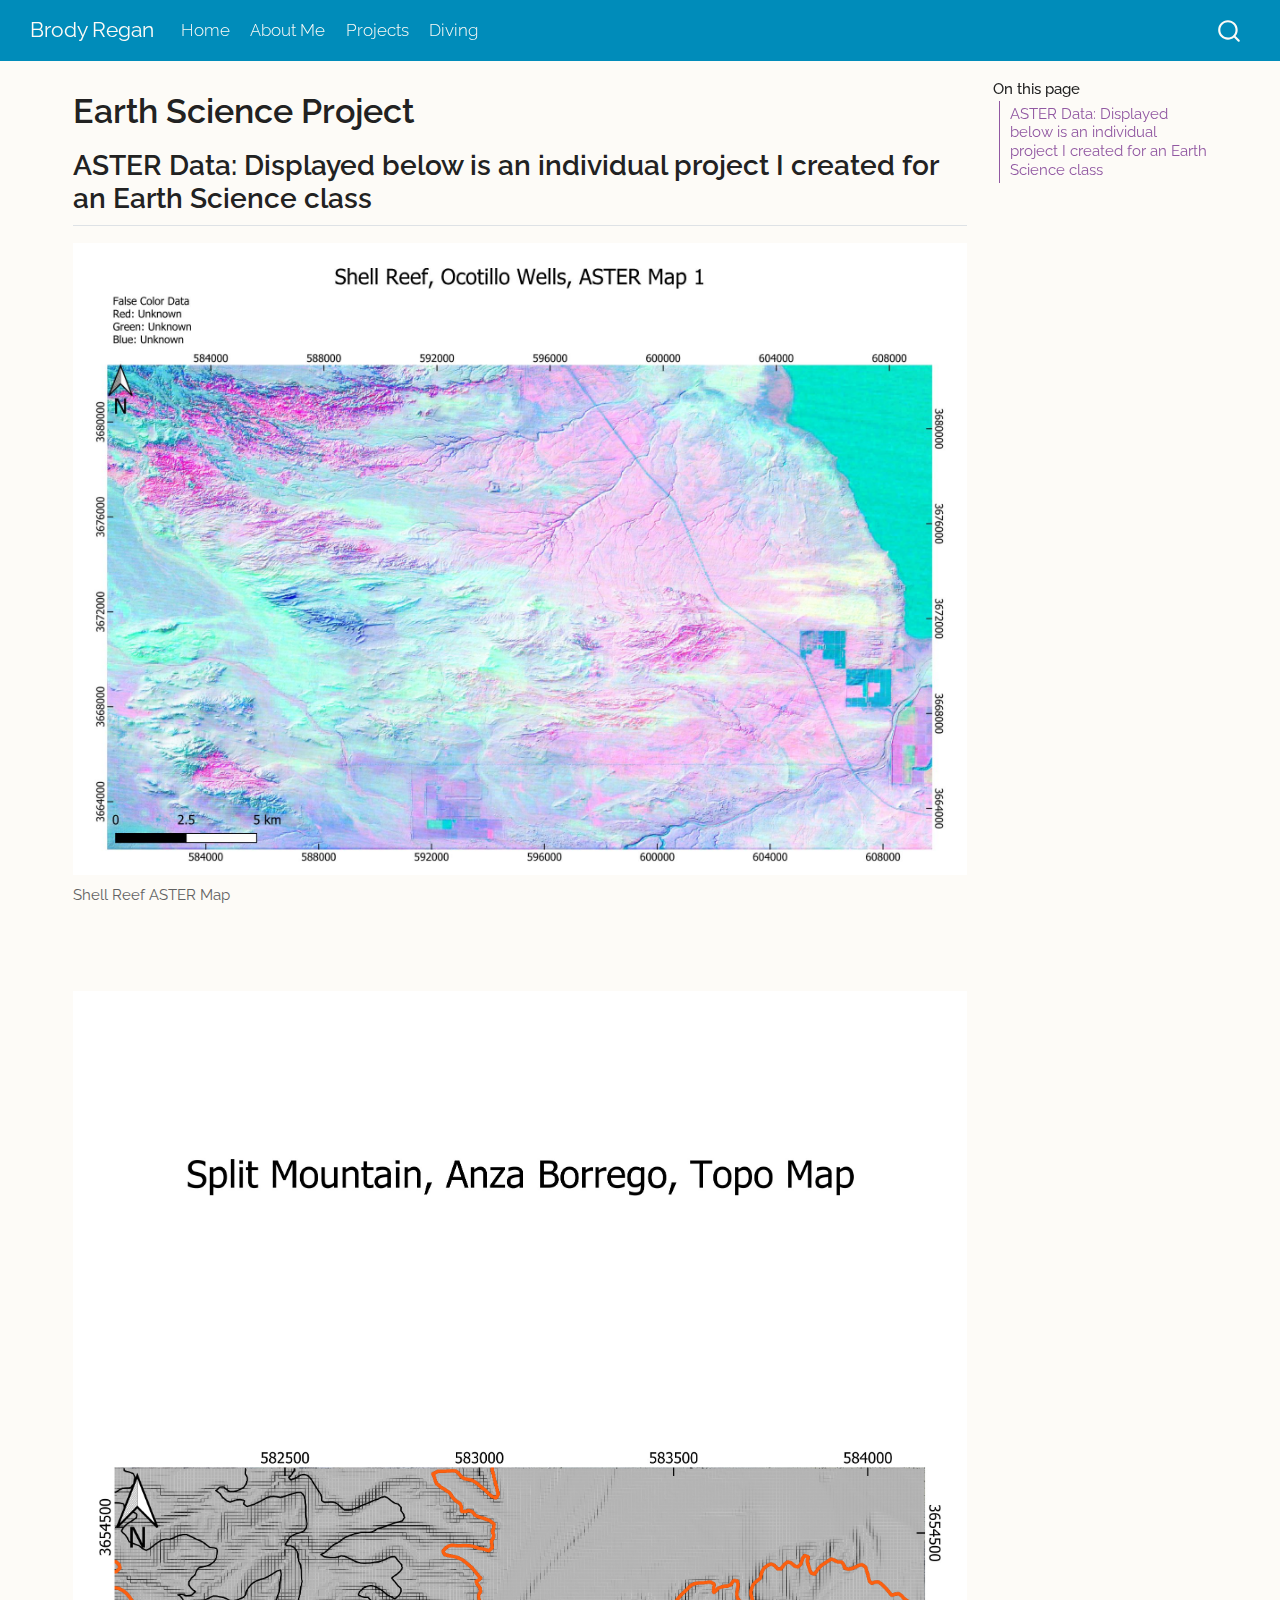
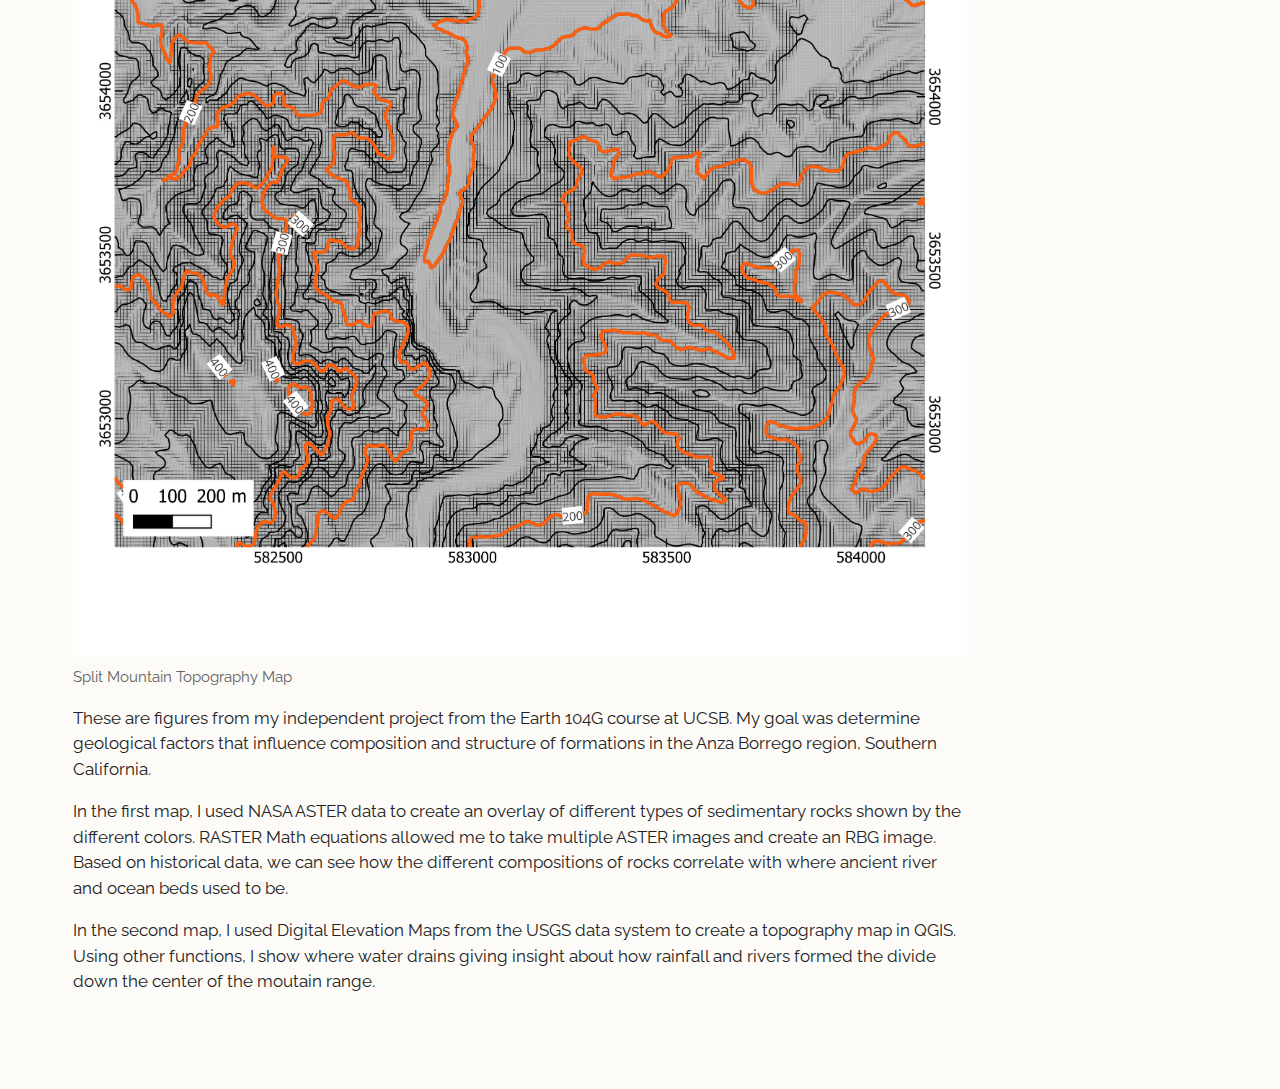
<file: docs/Project Blog Posts/Earthproject.html>
<!DOCTYPE html>
<html xmlns="http://www.w3.org/1999/xhtml" lang="en" xml:lang="en"><head>

<meta charset="utf-8">
<meta name="generator" content="quarto-1.6.42">

<meta name="viewport" content="width=device-width, initial-scale=1.0, user-scalable=yes">


<title>Earth Science Project – Brody Regan</title>
<style>
code{white-space: pre-wrap;}
span.smallcaps{font-variant: small-caps;}
div.columns{display: flex; gap: min(4vw, 1.5em);}
div.column{flex: auto; overflow-x: auto;}
div.hanging-indent{margin-left: 1.5em; text-indent: -1.5em;}
ul.task-list{list-style: none;}
ul.task-list li input[type="checkbox"] {
  width: 0.8em;
  margin: 0 0.8em 0.2em -1em; /* quarto-specific, see https://github.com/quarto-dev/quarto-cli/issues/4556 */ 
  vertical-align: middle;
}
</style>


<script src="../site_libs/quarto-nav/quarto-nav.js"></script>
<script src="../site_libs/quarto-nav/headroom.min.js"></script>
<script src="../site_libs/clipboard/clipboard.min.js"></script>
<script src="../site_libs/quarto-search/autocomplete.umd.js"></script>
<script src="../site_libs/quarto-search/fuse.min.js"></script>
<script src="../site_libs/quarto-search/quarto-search.js"></script>
<meta name="quarto:offset" content="../">
<script src="../site_libs/quarto-html/quarto.js"></script>
<script src="../site_libs/quarto-html/popper.min.js"></script>
<script src="../site_libs/quarto-html/tippy.umd.min.js"></script>
<script src="../site_libs/quarto-html/anchor.min.js"></script>
<link href="../site_libs/quarto-html/tippy.css" rel="stylesheet">
<link href="../site_libs/quarto-html/quarto-syntax-highlighting-2f5df379a58b258e96c21c0638c20c03.css" rel="stylesheet" id="quarto-text-highlighting-styles">
<script src="../site_libs/bootstrap/bootstrap.min.js"></script>
<link href="../site_libs/bootstrap/bootstrap-icons.css" rel="stylesheet">
<link href="../site_libs/bootstrap/bootstrap-b81f59c8454e21ec9920670b21d0faf8.min.css" rel="stylesheet" append-hash="true" id="quarto-bootstrap" data-mode="light">
<script id="quarto-search-options" type="application/json">{
  "location": "navbar",
  "copy-button": false,
  "collapse-after": 3,
  "panel-placement": "end",
  "type": "overlay",
  "limit": 50,
  "keyboard-shortcut": [
    "f",
    "/",
    "s"
  ],
  "show-item-context": false,
  "language": {
    "search-no-results-text": "No results",
    "search-matching-documents-text": "matching documents",
    "search-copy-link-title": "Copy link to search",
    "search-hide-matches-text": "Hide additional matches",
    "search-more-match-text": "more match in this document",
    "search-more-matches-text": "more matches in this document",
    "search-clear-button-title": "Clear",
    "search-text-placeholder": "",
    "search-detached-cancel-button-title": "Cancel",
    "search-submit-button-title": "Submit",
    "search-label": "Search"
  }
}</script>


</head>

<body class="nav-fixed">

<div id="quarto-search-results"></div>
  <header id="quarto-header" class="headroom fixed-top">
    <nav class="navbar navbar-expand-lg " data-bs-theme="dark">
      <div class="navbar-container container-fluid">
      <div class="navbar-brand-container mx-auto">
    <a class="navbar-brand" href="../index.html">
    <span class="navbar-title">Brody Regan</span>
    </a>
  </div>
            <div id="quarto-search" class="" title="Search"></div>
          <button class="navbar-toggler" type="button" data-bs-toggle="collapse" data-bs-target="#navbarCollapse" aria-controls="navbarCollapse" role="menu" aria-expanded="false" aria-label="Toggle navigation" onclick="if (window.quartoToggleHeadroom) { window.quartoToggleHeadroom(); }">
  <span class="navbar-toggler-icon"></span>
</button>
          <div class="collapse navbar-collapse" id="navbarCollapse">
            <ul class="navbar-nav navbar-nav-scroll me-auto">
  <li class="nav-item">
    <a class="nav-link" href="../index.html"> 
<span class="menu-text">Home</span></a>
  </li>  
  <li class="nav-item">
    <a class="nav-link" href="../about.html"> 
<span class="menu-text">About Me</span></a>
  </li>  
  <li class="nav-item">
    <a class="nav-link" href="../project.html"> 
<span class="menu-text">Projects</span></a>
  </li>  
  <li class="nav-item">
    <a class="nav-link" href="../hobbies.html"> 
<span class="menu-text">Diving</span></a>
  </li>  
</ul>
          </div> <!-- /navcollapse -->
            <div class="quarto-navbar-tools">
</div>
      </div> <!-- /container-fluid -->
    </nav>
</header>
<!-- content -->
<div id="quarto-content" class="quarto-container page-columns page-rows-contents page-layout-full page-navbar">
<!-- sidebar -->
<!-- margin-sidebar -->
    <div id="quarto-margin-sidebar" class="sidebar margin-sidebar">
        <nav id="TOC" role="doc-toc" class="toc-active">
    <h2 id="toc-title">On this page</h2>
   
  <ul>
  <li><a href="#aster-data-displayed-below-is-an-individual-project-i-created-for-an-earth-science-class" id="toc-aster-data-displayed-below-is-an-individual-project-i-created-for-an-earth-science-class" class="nav-link active" data-scroll-target="#aster-data-displayed-below-is-an-individual-project-i-created-for-an-earth-science-class">ASTER Data: Displayed below is an individual project I created for an Earth Science class</a></li>
  </ul>
</nav>
    </div>
<!-- main -->
<main class="content column-page-left" id="quarto-document-content">

<header id="title-block-header" class="quarto-title-block default">
<div class="quarto-title">
<h1 class="title">Earth Science Project</h1>
</div>



<div class="quarto-title-meta column-page-left">

    
  
    
  </div>
  


</header>


<section id="aster-data-displayed-below-is-an-individual-project-i-created-for-an-earth-science-class" class="level2">
<h2 class="anchored" data-anchor-id="aster-data-displayed-below-is-an-individual-project-i-created-for-an-earth-science-class">ASTER Data: Displayed below is an individual project I created for an Earth Science class</h2>
<div class="quarto-figure quarto-figure-center">
<figure class="figure">
<p><img src="images/Shell Reef ASTER 1.jpg" class="img-fluid figure-img"></p>
<figcaption>Shell Reef ASTER Map</figcaption>
</figure>
</div>
<p><br><br></p>
<div class="quarto-figure quarto-figure-center">
<figure class="figure">
<p><img src="images/Split Mountain Topo.jpg" class="img-fluid figure-img"></p>
<figcaption>Split Mountain Topography Map</figcaption>
</figure>
</div>
<p>These are figures from my independent project from the Earth 104G course at UCSB. My goal was determine geological factors that influence composition and structure of formations in the Anza Borrego region, Southern California.</p>
<p>In the first map, I used NASA ASTER data to create an overlay of different types of sedimentary rocks shown by the different colors. RASTER Math equations allowed me to take multiple ASTER images and create an RBG image. Based on historical data, we can see how the different compositions of rocks correlate with where ancient river and ocean beds used to be.</p>
<p>In the second map, I used Digital Elevation Maps from the USGS data system to create a topography map in QGIS. Using other functions, I show where water drains giving insight about how rainfall and rivers formed the divide down the center of the moutain range.</p>


</section>

</main> <!-- /main -->
<script id="quarto-html-after-body" type="application/javascript">
window.document.addEventListener("DOMContentLoaded", function (event) {
  const toggleBodyColorMode = (bsSheetEl) => {
    const mode = bsSheetEl.getAttribute("data-mode");
    const bodyEl = window.document.querySelector("body");
    if (mode === "dark") {
      bodyEl.classList.add("quarto-dark");
      bodyEl.classList.remove("quarto-light");
    } else {
      bodyEl.classList.add("quarto-light");
      bodyEl.classList.remove("quarto-dark");
    }
  }
  const toggleBodyColorPrimary = () => {
    const bsSheetEl = window.document.querySelector("link#quarto-bootstrap");
    if (bsSheetEl) {
      toggleBodyColorMode(bsSheetEl);
    }
  }
  toggleBodyColorPrimary();  
  const icon = "";
  const anchorJS = new window.AnchorJS();
  anchorJS.options = {
    placement: 'right',
    icon: icon
  };
  anchorJS.add('.anchored');
  const isCodeAnnotation = (el) => {
    for (const clz of el.classList) {
      if (clz.startsWith('code-annotation-')) {                     
        return true;
      }
    }
    return false;
  }
  const onCopySuccess = function(e) {
    // button target
    const button = e.trigger;
    // don't keep focus
    button.blur();
    // flash "checked"
    button.classList.add('code-copy-button-checked');
    var currentTitle = button.getAttribute("title");
    button.setAttribute("title", "Copied!");
    let tooltip;
    if (window.bootstrap) {
      button.setAttribute("data-bs-toggle", "tooltip");
      button.setAttribute("data-bs-placement", "left");
      button.setAttribute("data-bs-title", "Copied!");
      tooltip = new bootstrap.Tooltip(button, 
        { trigger: "manual", 
          customClass: "code-copy-button-tooltip",
          offset: [0, -8]});
      tooltip.show();    
    }
    setTimeout(function() {
      if (tooltip) {
        tooltip.hide();
        button.removeAttribute("data-bs-title");
        button.removeAttribute("data-bs-toggle");
        button.removeAttribute("data-bs-placement");
      }
      button.setAttribute("title", currentTitle);
      button.classList.remove('code-copy-button-checked');
    }, 1000);
    // clear code selection
    e.clearSelection();
  }
  const getTextToCopy = function(trigger) {
      const codeEl = trigger.previousElementSibling.cloneNode(true);
      for (const childEl of codeEl.children) {
        if (isCodeAnnotation(childEl)) {
          childEl.remove();
        }
      }
      return codeEl.innerText;
  }
  const clipboard = new window.ClipboardJS('.code-copy-button:not([data-in-quarto-modal])', {
    text: getTextToCopy
  });
  clipboard.on('success', onCopySuccess);
  if (window.document.getElementById('quarto-embedded-source-code-modal')) {
    const clipboardModal = new window.ClipboardJS('.code-copy-button[data-in-quarto-modal]', {
      text: getTextToCopy,
      container: window.document.getElementById('quarto-embedded-source-code-modal')
    });
    clipboardModal.on('success', onCopySuccess);
  }
    var localhostRegex = new RegExp(/^(?:http|https):\/\/localhost\:?[0-9]*\//);
    var mailtoRegex = new RegExp(/^mailto:/);
      var filterRegex = new RegExp('/' + window.location.host + '/');
    var isInternal = (href) => {
        return filterRegex.test(href) || localhostRegex.test(href) || mailtoRegex.test(href);
    }
    // Inspect non-navigation links and adorn them if external
 	var links = window.document.querySelectorAll('a[href]:not(.nav-link):not(.navbar-brand):not(.toc-action):not(.sidebar-link):not(.sidebar-item-toggle):not(.pagination-link):not(.no-external):not([aria-hidden]):not(.dropdown-item):not(.quarto-navigation-tool):not(.about-link)');
    for (var i=0; i<links.length; i++) {
      const link = links[i];
      if (!isInternal(link.href)) {
        // undo the damage that might have been done by quarto-nav.js in the case of
        // links that we want to consider external
        if (link.dataset.originalHref !== undefined) {
          link.href = link.dataset.originalHref;
        }
      }
    }
  function tippyHover(el, contentFn, onTriggerFn, onUntriggerFn) {
    const config = {
      allowHTML: true,
      maxWidth: 500,
      delay: 100,
      arrow: false,
      appendTo: function(el) {
          return el.parentElement;
      },
      interactive: true,
      interactiveBorder: 10,
      theme: 'quarto',
      placement: 'bottom-start',
    };
    if (contentFn) {
      config.content = contentFn;
    }
    if (onTriggerFn) {
      config.onTrigger = onTriggerFn;
    }
    if (onUntriggerFn) {
      config.onUntrigger = onUntriggerFn;
    }
    window.tippy(el, config); 
  }
  const noterefs = window.document.querySelectorAll('a[role="doc-noteref"]');
  for (var i=0; i<noterefs.length; i++) {
    const ref = noterefs[i];
    tippyHover(ref, function() {
      // use id or data attribute instead here
      let href = ref.getAttribute('data-footnote-href') || ref.getAttribute('href');
      try { href = new URL(href).hash; } catch {}
      const id = href.replace(/^#\/?/, "");
      const note = window.document.getElementById(id);
      if (note) {
        return note.innerHTML;
      } else {
        return "";
      }
    });
  }
  const xrefs = window.document.querySelectorAll('a.quarto-xref');
  const processXRef = (id, note) => {
    // Strip column container classes
    const stripColumnClz = (el) => {
      el.classList.remove("page-full", "page-columns");
      if (el.children) {
        for (const child of el.children) {
          stripColumnClz(child);
        }
      }
    }
    stripColumnClz(note)
    if (id === null || id.startsWith('sec-')) {
      // Special case sections, only their first couple elements
      const container = document.createElement("div");
      if (note.children && note.children.length > 2) {
        container.appendChild(note.children[0].cloneNode(true));
        for (let i = 1; i < note.children.length; i++) {
          const child = note.children[i];
          if (child.tagName === "P" && child.innerText === "") {
            continue;
          } else {
            container.appendChild(child.cloneNode(true));
            break;
          }
        }
        if (window.Quarto?.typesetMath) {
          window.Quarto.typesetMath(container);
        }
        return container.innerHTML
      } else {
        if (window.Quarto?.typesetMath) {
          window.Quarto.typesetMath(note);
        }
        return note.innerHTML;
      }
    } else {
      // Remove any anchor links if they are present
      const anchorLink = note.querySelector('a.anchorjs-link');
      if (anchorLink) {
        anchorLink.remove();
      }
      if (window.Quarto?.typesetMath) {
        window.Quarto.typesetMath(note);
      }
      if (note.classList.contains("callout")) {
        return note.outerHTML;
      } else {
        return note.innerHTML;
      }
    }
  }
  for (var i=0; i<xrefs.length; i++) {
    const xref = xrefs[i];
    tippyHover(xref, undefined, function(instance) {
      instance.disable();
      let url = xref.getAttribute('href');
      let hash = undefined; 
      if (url.startsWith('#')) {
        hash = url;
      } else {
        try { hash = new URL(url).hash; } catch {}
      }
      if (hash) {
        const id = hash.replace(/^#\/?/, "");
        const note = window.document.getElementById(id);
        if (note !== null) {
          try {
            const html = processXRef(id, note.cloneNode(true));
            instance.setContent(html);
          } finally {
            instance.enable();
            instance.show();
          }
        } else {
          // See if we can fetch this
          fetch(url.split('#')[0])
          .then(res => res.text())
          .then(html => {
            const parser = new DOMParser();
            const htmlDoc = parser.parseFromString(html, "text/html");
            const note = htmlDoc.getElementById(id);
            if (note !== null) {
              const html = processXRef(id, note);
              instance.setContent(html);
            } 
          }).finally(() => {
            instance.enable();
            instance.show();
          });
        }
      } else {
        // See if we can fetch a full url (with no hash to target)
        // This is a special case and we should probably do some content thinning / targeting
        fetch(url)
        .then(res => res.text())
        .then(html => {
          const parser = new DOMParser();
          const htmlDoc = parser.parseFromString(html, "text/html");
          const note = htmlDoc.querySelector('main.content');
          if (note !== null) {
            // This should only happen for chapter cross references
            // (since there is no id in the URL)
            // remove the first header
            if (note.children.length > 0 && note.children[0].tagName === "HEADER") {
              note.children[0].remove();
            }
            const html = processXRef(null, note);
            instance.setContent(html);
          } 
        }).finally(() => {
          instance.enable();
          instance.show();
        });
      }
    }, function(instance) {
    });
  }
      let selectedAnnoteEl;
      const selectorForAnnotation = ( cell, annotation) => {
        let cellAttr = 'data-code-cell="' + cell + '"';
        let lineAttr = 'data-code-annotation="' +  annotation + '"';
        const selector = 'span[' + cellAttr + '][' + lineAttr + ']';
        return selector;
      }
      const selectCodeLines = (annoteEl) => {
        const doc = window.document;
        const targetCell = annoteEl.getAttribute("data-target-cell");
        const targetAnnotation = annoteEl.getAttribute("data-target-annotation");
        const annoteSpan = window.document.querySelector(selectorForAnnotation(targetCell, targetAnnotation));
        const lines = annoteSpan.getAttribute("data-code-lines").split(",");
        const lineIds = lines.map((line) => {
          return targetCell + "-" + line;
        })
        let top = null;
        let height = null;
        let parent = null;
        if (lineIds.length > 0) {
            //compute the position of the single el (top and bottom and make a div)
            const el = window.document.getElementById(lineIds[0]);
            top = el.offsetTop;
            height = el.offsetHeight;
            parent = el.parentElement.parentElement;
          if (lineIds.length > 1) {
            const lastEl = window.document.getElementById(lineIds[lineIds.length - 1]);
            const bottom = lastEl.offsetTop + lastEl.offsetHeight;
            height = bottom - top;
          }
          if (top !== null && height !== null && parent !== null) {
            // cook up a div (if necessary) and position it 
            let div = window.document.getElementById("code-annotation-line-highlight");
            if (div === null) {
              div = window.document.createElement("div");
              div.setAttribute("id", "code-annotation-line-highlight");
              div.style.position = 'absolute';
              parent.appendChild(div);
            }
            div.style.top = top - 2 + "px";
            div.style.height = height + 4 + "px";
            div.style.left = 0;
            let gutterDiv = window.document.getElementById("code-annotation-line-highlight-gutter");
            if (gutterDiv === null) {
              gutterDiv = window.document.createElement("div");
              gutterDiv.setAttribute("id", "code-annotation-line-highlight-gutter");
              gutterDiv.style.position = 'absolute';
              const codeCell = window.document.getElementById(targetCell);
              const gutter = codeCell.querySelector('.code-annotation-gutter');
              gutter.appendChild(gutterDiv);
            }
            gutterDiv.style.top = top - 2 + "px";
            gutterDiv.style.height = height + 4 + "px";
          }
          selectedAnnoteEl = annoteEl;
        }
      };
      const unselectCodeLines = () => {
        const elementsIds = ["code-annotation-line-highlight", "code-annotation-line-highlight-gutter"];
        elementsIds.forEach((elId) => {
          const div = window.document.getElementById(elId);
          if (div) {
            div.remove();
          }
        });
        selectedAnnoteEl = undefined;
      };
        // Handle positioning of the toggle
    window.addEventListener(
      "resize",
      throttle(() => {
        elRect = undefined;
        if (selectedAnnoteEl) {
          selectCodeLines(selectedAnnoteEl);
        }
      }, 10)
    );
    function throttle(fn, ms) {
    let throttle = false;
    let timer;
      return (...args) => {
        if(!throttle) { // first call gets through
            fn.apply(this, args);
            throttle = true;
        } else { // all the others get throttled
            if(timer) clearTimeout(timer); // cancel #2
            timer = setTimeout(() => {
              fn.apply(this, args);
              timer = throttle = false;
            }, ms);
        }
      };
    }
      // Attach click handler to the DT
      const annoteDls = window.document.querySelectorAll('dt[data-target-cell]');
      for (const annoteDlNode of annoteDls) {
        annoteDlNode.addEventListener('click', (event) => {
          const clickedEl = event.target;
          if (clickedEl !== selectedAnnoteEl) {
            unselectCodeLines();
            const activeEl = window.document.querySelector('dt[data-target-cell].code-annotation-active');
            if (activeEl) {
              activeEl.classList.remove('code-annotation-active');
            }
            selectCodeLines(clickedEl);
            clickedEl.classList.add('code-annotation-active');
          } else {
            // Unselect the line
            unselectCodeLines();
            clickedEl.classList.remove('code-annotation-active');
          }
        });
      }
  const findCites = (el) => {
    const parentEl = el.parentElement;
    if (parentEl) {
      const cites = parentEl.dataset.cites;
      if (cites) {
        return {
          el,
          cites: cites.split(' ')
        };
      } else {
        return findCites(el.parentElement)
      }
    } else {
      return undefined;
    }
  };
  var bibliorefs = window.document.querySelectorAll('a[role="doc-biblioref"]');
  for (var i=0; i<bibliorefs.length; i++) {
    const ref = bibliorefs[i];
    const citeInfo = findCites(ref);
    if (citeInfo) {
      tippyHover(citeInfo.el, function() {
        var popup = window.document.createElement('div');
        citeInfo.cites.forEach(function(cite) {
          var citeDiv = window.document.createElement('div');
          citeDiv.classList.add('hanging-indent');
          citeDiv.classList.add('csl-entry');
          var biblioDiv = window.document.getElementById('ref-' + cite);
          if (biblioDiv) {
            citeDiv.innerHTML = biblioDiv.innerHTML;
          }
          popup.appendChild(citeDiv);
        });
        return popup.innerHTML;
      });
    }
  }
});
</script>
</div> <!-- /content -->




</body></html>
</file>
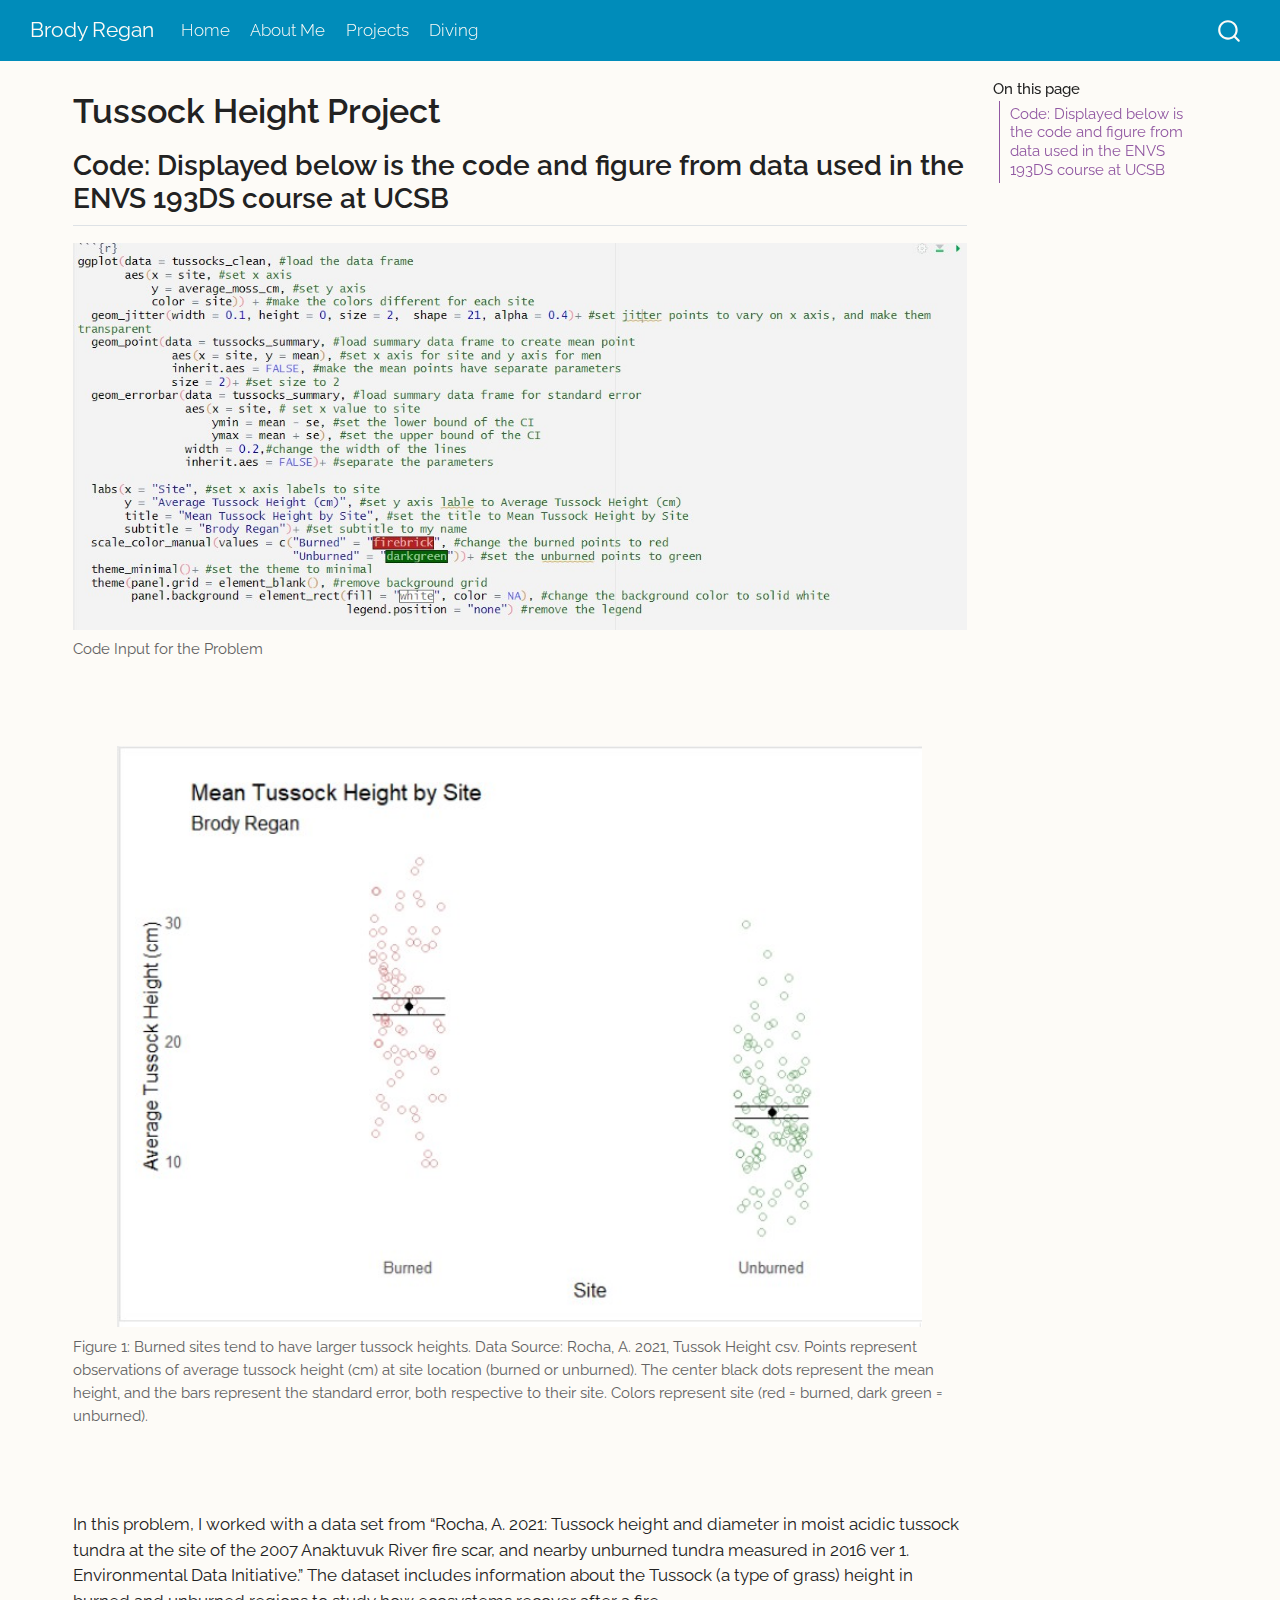
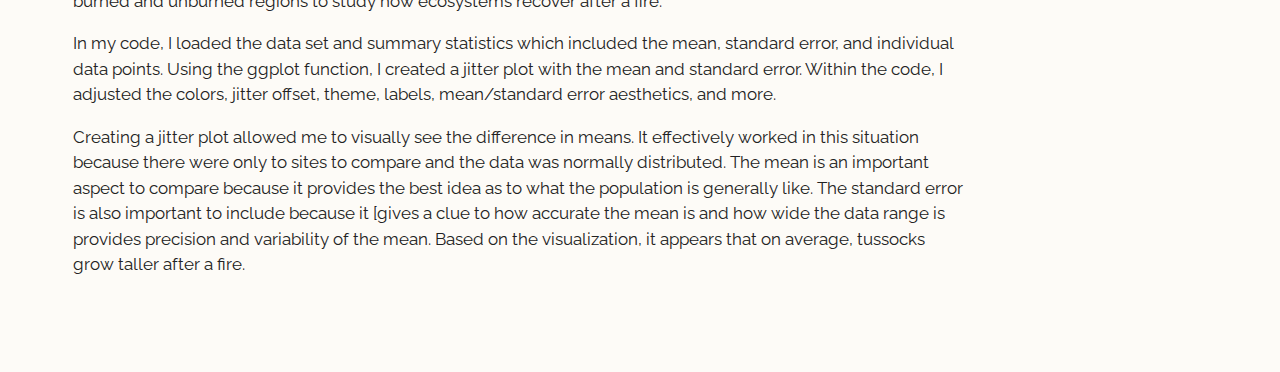
<file: docs/Project Blog Posts/Statsproject.html>
<!DOCTYPE html>
<html xmlns="http://www.w3.org/1999/xhtml" lang="en" xml:lang="en"><head>

<meta charset="utf-8">
<meta name="generator" content="quarto-1.6.42">

<meta name="viewport" content="width=device-width, initial-scale=1.0, user-scalable=yes">


<title>Tussock Height Project – Brody Regan</title>
<style>
code{white-space: pre-wrap;}
span.smallcaps{font-variant: small-caps;}
div.columns{display: flex; gap: min(4vw, 1.5em);}
div.column{flex: auto; overflow-x: auto;}
div.hanging-indent{margin-left: 1.5em; text-indent: -1.5em;}
ul.task-list{list-style: none;}
ul.task-list li input[type="checkbox"] {
  width: 0.8em;
  margin: 0 0.8em 0.2em -1em; /* quarto-specific, see https://github.com/quarto-dev/quarto-cli/issues/4556 */ 
  vertical-align: middle;
}
</style>


<script src="../site_libs/quarto-nav/quarto-nav.js"></script>
<script src="../site_libs/quarto-nav/headroom.min.js"></script>
<script src="../site_libs/clipboard/clipboard.min.js"></script>
<script src="../site_libs/quarto-search/autocomplete.umd.js"></script>
<script src="../site_libs/quarto-search/fuse.min.js"></script>
<script src="../site_libs/quarto-search/quarto-search.js"></script>
<meta name="quarto:offset" content="../">
<script src="../site_libs/quarto-html/quarto.js"></script>
<script src="../site_libs/quarto-html/popper.min.js"></script>
<script src="../site_libs/quarto-html/tippy.umd.min.js"></script>
<script src="../site_libs/quarto-html/anchor.min.js"></script>
<link href="../site_libs/quarto-html/tippy.css" rel="stylesheet">
<link href="../site_libs/quarto-html/quarto-syntax-highlighting-2f5df379a58b258e96c21c0638c20c03.css" rel="stylesheet" id="quarto-text-highlighting-styles">
<script src="../site_libs/bootstrap/bootstrap.min.js"></script>
<link href="../site_libs/bootstrap/bootstrap-icons.css" rel="stylesheet">
<link href="../site_libs/bootstrap/bootstrap-b81f59c8454e21ec9920670b21d0faf8.min.css" rel="stylesheet" append-hash="true" id="quarto-bootstrap" data-mode="light">
<script id="quarto-search-options" type="application/json">{
  "location": "navbar",
  "copy-button": false,
  "collapse-after": 3,
  "panel-placement": "end",
  "type": "overlay",
  "limit": 50,
  "keyboard-shortcut": [
    "f",
    "/",
    "s"
  ],
  "show-item-context": false,
  "language": {
    "search-no-results-text": "No results",
    "search-matching-documents-text": "matching documents",
    "search-copy-link-title": "Copy link to search",
    "search-hide-matches-text": "Hide additional matches",
    "search-more-match-text": "more match in this document",
    "search-more-matches-text": "more matches in this document",
    "search-clear-button-title": "Clear",
    "search-text-placeholder": "",
    "search-detached-cancel-button-title": "Cancel",
    "search-submit-button-title": "Submit",
    "search-label": "Search"
  }
}</script>


</head>

<body class="nav-fixed">

<div id="quarto-search-results"></div>
  <header id="quarto-header" class="headroom fixed-top">
    <nav class="navbar navbar-expand-lg " data-bs-theme="dark">
      <div class="navbar-container container-fluid">
      <div class="navbar-brand-container mx-auto">
    <a class="navbar-brand" href="../index.html">
    <span class="navbar-title">Brody Regan</span>
    </a>
  </div>
            <div id="quarto-search" class="" title="Search"></div>
          <button class="navbar-toggler" type="button" data-bs-toggle="collapse" data-bs-target="#navbarCollapse" aria-controls="navbarCollapse" role="menu" aria-expanded="false" aria-label="Toggle navigation" onclick="if (window.quartoToggleHeadroom) { window.quartoToggleHeadroom(); }">
  <span class="navbar-toggler-icon"></span>
</button>
          <div class="collapse navbar-collapse" id="navbarCollapse">
            <ul class="navbar-nav navbar-nav-scroll me-auto">
  <li class="nav-item">
    <a class="nav-link" href="../index.html"> 
<span class="menu-text">Home</span></a>
  </li>  
  <li class="nav-item">
    <a class="nav-link" href="../about.html"> 
<span class="menu-text">About Me</span></a>
  </li>  
  <li class="nav-item">
    <a class="nav-link" href="../project.html"> 
<span class="menu-text">Projects</span></a>
  </li>  
  <li class="nav-item">
    <a class="nav-link" href="../hobbies.html"> 
<span class="menu-text">Diving</span></a>
  </li>  
</ul>
          </div> <!-- /navcollapse -->
            <div class="quarto-navbar-tools">
</div>
      </div> <!-- /container-fluid -->
    </nav>
</header>
<!-- content -->
<div id="quarto-content" class="quarto-container page-columns page-rows-contents page-layout-full page-navbar">
<!-- sidebar -->
<!-- margin-sidebar -->
    <div id="quarto-margin-sidebar" class="sidebar margin-sidebar">
        <nav id="TOC" role="doc-toc" class="toc-active">
    <h2 id="toc-title">On this page</h2>
   
  <ul>
  <li><a href="#code-displayed-below-is-the-code-and-figure-from-data-used-in-the-envs-193ds-course-at-ucsb" id="toc-code-displayed-below-is-the-code-and-figure-from-data-used-in-the-envs-193ds-course-at-ucsb" class="nav-link active" data-scroll-target="#code-displayed-below-is-the-code-and-figure-from-data-used-in-the-envs-193ds-course-at-ucsb">Code: Displayed below is the code and figure from data used in the ENVS 193DS course at UCSB</a></li>
  </ul>
</nav>
    </div>
<!-- main -->
<main class="content column-page-left" id="quarto-document-content">

<header id="title-block-header" class="quarto-title-block default">
<div class="quarto-title">
<h1 class="title">Tussock Height Project</h1>
</div>



<div class="quarto-title-meta column-page-left">

    
  
    
  </div>
  


</header>


<section id="code-displayed-below-is-the-code-and-figure-from-data-used-in-the-envs-193ds-course-at-ucsb" class="level2">
<h2 class="anchored" data-anchor-id="code-displayed-below-is-the-code-and-figure-from-data-used-in-the-envs-193ds-course-at-ucsb">Code: Displayed below is the code and figure from data used in the ENVS 193DS course at UCSB</h2>
<div class="quarto-figure quarto-figure-center">
<figure class="figure">
<p><img src="images/code.jpg" class="img-fluid figure-img" style="width:100.0%"></p>
<figcaption>Code Input for the Problem</figcaption>
</figure>
</div>
<p><br><br></p>
<div class="quarto-figure quarto-figure-center">
<figure class="figure">
<p><img src="images/output.jpg" class="img-fluid figure-img" style="width:90.0%"></p>
<figcaption>Figure 1: Burned sites tend to have larger tussock heights. Data Source: Rocha, A. 2021, Tussok Height csv. Points represent observations of average tussock height (cm) at site location (burned or unburned). The center black dots represent the mean height, and the bars represent the standard error, both respective to their site. Colors represent site (red = burned, dark green = unburned).</figcaption>
</figure>
</div>
<p><br><br></p>
<p>In this problem, I worked with a data set from “Rocha, A. 2021: Tussock height and diameter in moist acidic tussock tundra at the site of the 2007 Anaktuvuk River fire scar, and nearby unburned tundra measured in 2016 ver 1. Environmental Data Initiative.” The dataset includes information about the Tussock (a type of grass) height in burned and unburned regions to study how ecosystems recover after a fire.</p>
<p>In my code, I loaded the data set and summary statistics which included the mean, standard error, and individual data points. Using the ggplot function, I created a jitter plot with the mean and standard error. Within the code, I adjusted the colors, jitter offset, theme, labels, mean/standard error aesthetics, and more.</p>
<p>Creating a jitter plot allowed me to visually see the difference in means. It effectively worked in this situation because there were only to sites to compare and the data was normally distributed. The mean is an important aspect to compare because it provides the best idea as to what the population is generally like. The standard error is also important to include because it [gives a clue to how accurate the mean is and how wide the data range is provides precision and variability of the mean. Based on the visualization, it appears that on average, tussocks grow taller after a fire.</p>


</section>

</main> <!-- /main -->
<script id="quarto-html-after-body" type="application/javascript">
window.document.addEventListener("DOMContentLoaded", function (event) {
  const toggleBodyColorMode = (bsSheetEl) => {
    const mode = bsSheetEl.getAttribute("data-mode");
    const bodyEl = window.document.querySelector("body");
    if (mode === "dark") {
      bodyEl.classList.add("quarto-dark");
      bodyEl.classList.remove("quarto-light");
    } else {
      bodyEl.classList.add("quarto-light");
      bodyEl.classList.remove("quarto-dark");
    }
  }
  const toggleBodyColorPrimary = () => {
    const bsSheetEl = window.document.querySelector("link#quarto-bootstrap");
    if (bsSheetEl) {
      toggleBodyColorMode(bsSheetEl);
    }
  }
  toggleBodyColorPrimary();  
  const icon = "";
  const anchorJS = new window.AnchorJS();
  anchorJS.options = {
    placement: 'right',
    icon: icon
  };
  anchorJS.add('.anchored');
  const isCodeAnnotation = (el) => {
    for (const clz of el.classList) {
      if (clz.startsWith('code-annotation-')) {                     
        return true;
      }
    }
    return false;
  }
  const onCopySuccess = function(e) {
    // button target
    const button = e.trigger;
    // don't keep focus
    button.blur();
    // flash "checked"
    button.classList.add('code-copy-button-checked');
    var currentTitle = button.getAttribute("title");
    button.setAttribute("title", "Copied!");
    let tooltip;
    if (window.bootstrap) {
      button.setAttribute("data-bs-toggle", "tooltip");
      button.setAttribute("data-bs-placement", "left");
      button.setAttribute("data-bs-title", "Copied!");
      tooltip = new bootstrap.Tooltip(button, 
        { trigger: "manual", 
          customClass: "code-copy-button-tooltip",
          offset: [0, -8]});
      tooltip.show();    
    }
    setTimeout(function() {
      if (tooltip) {
        tooltip.hide();
        button.removeAttribute("data-bs-title");
        button.removeAttribute("data-bs-toggle");
        button.removeAttribute("data-bs-placement");
      }
      button.setAttribute("title", currentTitle);
      button.classList.remove('code-copy-button-checked');
    }, 1000);
    // clear code selection
    e.clearSelection();
  }
  const getTextToCopy = function(trigger) {
      const codeEl = trigger.previousElementSibling.cloneNode(true);
      for (const childEl of codeEl.children) {
        if (isCodeAnnotation(childEl)) {
          childEl.remove();
        }
      }
      return codeEl.innerText;
  }
  const clipboard = new window.ClipboardJS('.code-copy-button:not([data-in-quarto-modal])', {
    text: getTextToCopy
  });
  clipboard.on('success', onCopySuccess);
  if (window.document.getElementById('quarto-embedded-source-code-modal')) {
    const clipboardModal = new window.ClipboardJS('.code-copy-button[data-in-quarto-modal]', {
      text: getTextToCopy,
      container: window.document.getElementById('quarto-embedded-source-code-modal')
    });
    clipboardModal.on('success', onCopySuccess);
  }
    var localhostRegex = new RegExp(/^(?:http|https):\/\/localhost\:?[0-9]*\//);
    var mailtoRegex = new RegExp(/^mailto:/);
      var filterRegex = new RegExp('/' + window.location.host + '/');
    var isInternal = (href) => {
        return filterRegex.test(href) || localhostRegex.test(href) || mailtoRegex.test(href);
    }
    // Inspect non-navigation links and adorn them if external
 	var links = window.document.querySelectorAll('a[href]:not(.nav-link):not(.navbar-brand):not(.toc-action):not(.sidebar-link):not(.sidebar-item-toggle):not(.pagination-link):not(.no-external):not([aria-hidden]):not(.dropdown-item):not(.quarto-navigation-tool):not(.about-link)');
    for (var i=0; i<links.length; i++) {
      const link = links[i];
      if (!isInternal(link.href)) {
        // undo the damage that might have been done by quarto-nav.js in the case of
        // links that we want to consider external
        if (link.dataset.originalHref !== undefined) {
          link.href = link.dataset.originalHref;
        }
      }
    }
  function tippyHover(el, contentFn, onTriggerFn, onUntriggerFn) {
    const config = {
      allowHTML: true,
      maxWidth: 500,
      delay: 100,
      arrow: false,
      appendTo: function(el) {
          return el.parentElement;
      },
      interactive: true,
      interactiveBorder: 10,
      theme: 'quarto',
      placement: 'bottom-start',
    };
    if (contentFn) {
      config.content = contentFn;
    }
    if (onTriggerFn) {
      config.onTrigger = onTriggerFn;
    }
    if (onUntriggerFn) {
      config.onUntrigger = onUntriggerFn;
    }
    window.tippy(el, config); 
  }
  const noterefs = window.document.querySelectorAll('a[role="doc-noteref"]');
  for (var i=0; i<noterefs.length; i++) {
    const ref = noterefs[i];
    tippyHover(ref, function() {
      // use id or data attribute instead here
      let href = ref.getAttribute('data-footnote-href') || ref.getAttribute('href');
      try { href = new URL(href).hash; } catch {}
      const id = href.replace(/^#\/?/, "");
      const note = window.document.getElementById(id);
      if (note) {
        return note.innerHTML;
      } else {
        return "";
      }
    });
  }
  const xrefs = window.document.querySelectorAll('a.quarto-xref');
  const processXRef = (id, note) => {
    // Strip column container classes
    const stripColumnClz = (el) => {
      el.classList.remove("page-full", "page-columns");
      if (el.children) {
        for (const child of el.children) {
          stripColumnClz(child);
        }
      }
    }
    stripColumnClz(note)
    if (id === null || id.startsWith('sec-')) {
      // Special case sections, only their first couple elements
      const container = document.createElement("div");
      if (note.children && note.children.length > 2) {
        container.appendChild(note.children[0].cloneNode(true));
        for (let i = 1; i < note.children.length; i++) {
          const child = note.children[i];
          if (child.tagName === "P" && child.innerText === "") {
            continue;
          } else {
            container.appendChild(child.cloneNode(true));
            break;
          }
        }
        if (window.Quarto?.typesetMath) {
          window.Quarto.typesetMath(container);
        }
        return container.innerHTML
      } else {
        if (window.Quarto?.typesetMath) {
          window.Quarto.typesetMath(note);
        }
        return note.innerHTML;
      }
    } else {
      // Remove any anchor links if they are present
      const anchorLink = note.querySelector('a.anchorjs-link');
      if (anchorLink) {
        anchorLink.remove();
      }
      if (window.Quarto?.typesetMath) {
        window.Quarto.typesetMath(note);
      }
      if (note.classList.contains("callout")) {
        return note.outerHTML;
      } else {
        return note.innerHTML;
      }
    }
  }
  for (var i=0; i<xrefs.length; i++) {
    const xref = xrefs[i];
    tippyHover(xref, undefined, function(instance) {
      instance.disable();
      let url = xref.getAttribute('href');
      let hash = undefined; 
      if (url.startsWith('#')) {
        hash = url;
      } else {
        try { hash = new URL(url).hash; } catch {}
      }
      if (hash) {
        const id = hash.replace(/^#\/?/, "");
        const note = window.document.getElementById(id);
        if (note !== null) {
          try {
            const html = processXRef(id, note.cloneNode(true));
            instance.setContent(html);
          } finally {
            instance.enable();
            instance.show();
          }
        } else {
          // See if we can fetch this
          fetch(url.split('#')[0])
          .then(res => res.text())
          .then(html => {
            const parser = new DOMParser();
            const htmlDoc = parser.parseFromString(html, "text/html");
            const note = htmlDoc.getElementById(id);
            if (note !== null) {
              const html = processXRef(id, note);
              instance.setContent(html);
            } 
          }).finally(() => {
            instance.enable();
            instance.show();
          });
        }
      } else {
        // See if we can fetch a full url (with no hash to target)
        // This is a special case and we should probably do some content thinning / targeting
        fetch(url)
        .then(res => res.text())
        .then(html => {
          const parser = new DOMParser();
          const htmlDoc = parser.parseFromString(html, "text/html");
          const note = htmlDoc.querySelector('main.content');
          if (note !== null) {
            // This should only happen for chapter cross references
            // (since there is no id in the URL)
            // remove the first header
            if (note.children.length > 0 && note.children[0].tagName === "HEADER") {
              note.children[0].remove();
            }
            const html = processXRef(null, note);
            instance.setContent(html);
          } 
        }).finally(() => {
          instance.enable();
          instance.show();
        });
      }
    }, function(instance) {
    });
  }
      let selectedAnnoteEl;
      const selectorForAnnotation = ( cell, annotation) => {
        let cellAttr = 'data-code-cell="' + cell + '"';
        let lineAttr = 'data-code-annotation="' +  annotation + '"';
        const selector = 'span[' + cellAttr + '][' + lineAttr + ']';
        return selector;
      }
      const selectCodeLines = (annoteEl) => {
        const doc = window.document;
        const targetCell = annoteEl.getAttribute("data-target-cell");
        const targetAnnotation = annoteEl.getAttribute("data-target-annotation");
        const annoteSpan = window.document.querySelector(selectorForAnnotation(targetCell, targetAnnotation));
        const lines = annoteSpan.getAttribute("data-code-lines").split(",");
        const lineIds = lines.map((line) => {
          return targetCell + "-" + line;
        })
        let top = null;
        let height = null;
        let parent = null;
        if (lineIds.length > 0) {
            //compute the position of the single el (top and bottom and make a div)
            const el = window.document.getElementById(lineIds[0]);
            top = el.offsetTop;
            height = el.offsetHeight;
            parent = el.parentElement.parentElement;
          if (lineIds.length > 1) {
            const lastEl = window.document.getElementById(lineIds[lineIds.length - 1]);
            const bottom = lastEl.offsetTop + lastEl.offsetHeight;
            height = bottom - top;
          }
          if (top !== null && height !== null && parent !== null) {
            // cook up a div (if necessary) and position it 
            let div = window.document.getElementById("code-annotation-line-highlight");
            if (div === null) {
              div = window.document.createElement("div");
              div.setAttribute("id", "code-annotation-line-highlight");
              div.style.position = 'absolute';
              parent.appendChild(div);
            }
            div.style.top = top - 2 + "px";
            div.style.height = height + 4 + "px";
            div.style.left = 0;
            let gutterDiv = window.document.getElementById("code-annotation-line-highlight-gutter");
            if (gutterDiv === null) {
              gutterDiv = window.document.createElement("div");
              gutterDiv.setAttribute("id", "code-annotation-line-highlight-gutter");
              gutterDiv.style.position = 'absolute';
              const codeCell = window.document.getElementById(targetCell);
              const gutter = codeCell.querySelector('.code-annotation-gutter');
              gutter.appendChild(gutterDiv);
            }
            gutterDiv.style.top = top - 2 + "px";
            gutterDiv.style.height = height + 4 + "px";
          }
          selectedAnnoteEl = annoteEl;
        }
      };
      const unselectCodeLines = () => {
        const elementsIds = ["code-annotation-line-highlight", "code-annotation-line-highlight-gutter"];
        elementsIds.forEach((elId) => {
          const div = window.document.getElementById(elId);
          if (div) {
            div.remove();
          }
        });
        selectedAnnoteEl = undefined;
      };
        // Handle positioning of the toggle
    window.addEventListener(
      "resize",
      throttle(() => {
        elRect = undefined;
        if (selectedAnnoteEl) {
          selectCodeLines(selectedAnnoteEl);
        }
      }, 10)
    );
    function throttle(fn, ms) {
    let throttle = false;
    let timer;
      return (...args) => {
        if(!throttle) { // first call gets through
            fn.apply(this, args);
            throttle = true;
        } else { // all the others get throttled
            if(timer) clearTimeout(timer); // cancel #2
            timer = setTimeout(() => {
              fn.apply(this, args);
              timer = throttle = false;
            }, ms);
        }
      };
    }
      // Attach click handler to the DT
      const annoteDls = window.document.querySelectorAll('dt[data-target-cell]');
      for (const annoteDlNode of annoteDls) {
        annoteDlNode.addEventListener('click', (event) => {
          const clickedEl = event.target;
          if (clickedEl !== selectedAnnoteEl) {
            unselectCodeLines();
            const activeEl = window.document.querySelector('dt[data-target-cell].code-annotation-active');
            if (activeEl) {
              activeEl.classList.remove('code-annotation-active');
            }
            selectCodeLines(clickedEl);
            clickedEl.classList.add('code-annotation-active');
          } else {
            // Unselect the line
            unselectCodeLines();
            clickedEl.classList.remove('code-annotation-active');
          }
        });
      }
  const findCites = (el) => {
    const parentEl = el.parentElement;
    if (parentEl) {
      const cites = parentEl.dataset.cites;
      if (cites) {
        return {
          el,
          cites: cites.split(' ')
        };
      } else {
        return findCites(el.parentElement)
      }
    } else {
      return undefined;
    }
  };
  var bibliorefs = window.document.querySelectorAll('a[role="doc-biblioref"]');
  for (var i=0; i<bibliorefs.length; i++) {
    const ref = bibliorefs[i];
    const citeInfo = findCites(ref);
    if (citeInfo) {
      tippyHover(citeInfo.el, function() {
        var popup = window.document.createElement('div');
        citeInfo.cites.forEach(function(cite) {
          var citeDiv = window.document.createElement('div');
          citeDiv.classList.add('hanging-indent');
          citeDiv.classList.add('csl-entry');
          var biblioDiv = window.document.getElementById('ref-' + cite);
          if (biblioDiv) {
            citeDiv.innerHTML = biblioDiv.innerHTML;
          }
          popup.appendChild(citeDiv);
        });
        return popup.innerHTML;
      });
    }
  }
});
</script>
</div> <!-- /content -->




</body></html>
</file>
<file: _site/site_libs/quarto-html/tippy.css>
.tippy-box[data-animation=fade][data-state=hidden]{opacity:0}[data-tippy-root]{max-width:calc(100vw - 10px)}.tippy-box{position:relative;background-color:#333;color:#fff;border-radius:4px;font-size:14px;line-height:1.4;white-space:normal;outline:0;transition-property:transform,visibility,opacity}.tippy-box[data-placement^=top]>.tippy-arrow{bottom:0}.tippy-box[data-placement^=top]>.tippy-arrow:before{bottom:-7px;left:0;border-width:8px 8px 0;border-top-color:initial;transform-origin:center top}.tippy-box[data-placement^=bottom]>.tippy-arrow{top:0}.tippy-box[data-placement^=bottom]>.tippy-arrow:before{top:-7px;left:0;border-width:0 8px 8px;border-bottom-color:initial;transform-origin:center bottom}.tippy-box[data-placement^=left]>.tippy-arrow{right:0}.tippy-box[data-placement^=left]>.tippy-arrow:before{border-width:8px 0 8px 8px;border-left-color:initial;right:-7px;transform-origin:center left}.tippy-box[data-placement^=right]>.tippy-arrow{left:0}.tippy-box[data-placement^=right]>.tippy-arrow:before{left:-7px;border-width:8px 8px 8px 0;border-right-color:initial;transform-origin:center right}.tippy-box[data-inertia][data-state=visible]{transition-timing-function:cubic-bezier(.54,1.5,.38,1.11)}.tippy-arrow{width:16px;height:16px;color:#333}.tippy-arrow:before{content:"";position:absolute;border-color:transparent;border-style:solid}.tippy-content{position:relative;padding:5px 9px;z-index:1}
</file>
<file: _site/site_libs/quarto-html/quarto-syntax-highlighting-2f5df379a58b258e96c21c0638c20c03.css>
/* quarto syntax highlight colors */
:root {
  --quarto-hl-ot-color: #003B4F;
  --quarto-hl-at-color: #657422;
  --quarto-hl-ss-color: #20794D;
  --quarto-hl-an-color: #5E5E5E;
  --quarto-hl-fu-color: #4758AB;
  --quarto-hl-st-color: #20794D;
  --quarto-hl-cf-color: #003B4F;
  --quarto-hl-op-color: #5E5E5E;
  --quarto-hl-er-color: #AD0000;
  --quarto-hl-bn-color: #AD0000;
  --quarto-hl-al-color: #AD0000;
  --quarto-hl-va-color: #111111;
  --quarto-hl-bu-color: inherit;
  --quarto-hl-ex-color: inherit;
  --quarto-hl-pp-color: #AD0000;
  --quarto-hl-in-color: #5E5E5E;
  --quarto-hl-vs-color: #20794D;
  --quarto-hl-wa-color: #5E5E5E;
  --quarto-hl-do-color: #5E5E5E;
  --quarto-hl-im-color: #00769E;
  --quarto-hl-ch-color: #20794D;
  --quarto-hl-dt-color: #AD0000;
  --quarto-hl-fl-color: #AD0000;
  --quarto-hl-co-color: #5E5E5E;
  --quarto-hl-cv-color: #5E5E5E;
  --quarto-hl-cn-color: #8f5902;
  --quarto-hl-sc-color: #5E5E5E;
  --quarto-hl-dv-color: #AD0000;
  --quarto-hl-kw-color: #003B4F;
}

/* other quarto variables */
:root {
  --quarto-font-monospace: SFMono-Regular, Menlo, Monaco, Consolas, "Liberation Mono", "Courier New", monospace;
}

pre > code.sourceCode > span {
  color: #003B4F;
}

code span {
  color: #003B4F;
}

code.sourceCode > span {
  color: #003B4F;
}

div.sourceCode,
div.sourceCode pre.sourceCode {
  color: #003B4F;
}

code span.ot {
  color: #003B4F;
  font-style: inherit;
}

code span.at {
  color: #657422;
  font-style: inherit;
}

code span.ss {
  color: #20794D;
  font-style: inherit;
}

code span.an {
  color: #5E5E5E;
  font-style: inherit;
}

code span.fu {
  color: #4758AB;
  font-style: inherit;
}

code span.st {
  color: #20794D;
  font-style: inherit;
}

code span.cf {
  color: #003B4F;
  font-weight: bold;
  font-style: inherit;
}

code span.op {
  color: #5E5E5E;
  font-style: inherit;
}

code span.er {
  color: #AD0000;
  font-style: inherit;
}

code span.bn {
  color: #AD0000;
  font-style: inherit;
}

code span.al {
  color: #AD0000;
  font-style: inherit;
}

code span.va {
  color: #111111;
  font-style: inherit;
}

code span.bu {
  font-style: inherit;
}

code span.ex {
  font-style: inherit;
}

code span.pp {
  color: #AD0000;
  font-style: inherit;
}

code span.in {
  color: #5E5E5E;
  font-style: inherit;
}

code span.vs {
  color: #20794D;
  font-style: inherit;
}

code span.wa {
  color: #5E5E5E;
  font-style: italic;
}

code span.do {
  color: #5E5E5E;
  font-style: italic;
}

code span.im {
  color: #00769E;
  font-style: inherit;
}

code span.ch {
  color: #20794D;
  font-style: inherit;
}

code span.dt {
  color: #AD0000;
  font-style: inherit;
}

code span.fl {
  color: #AD0000;
  font-style: inherit;
}

code span.co {
  color: #5E5E5E;
  font-style: inherit;
}

code span.cv {
  color: #5E5E5E;
  font-style: italic;
}

code span.cn {
  color: #8f5902;
  font-style: inherit;
}

code span.sc {
  color: #5E5E5E;
  font-style: inherit;
}

code span.dv {
  color: #AD0000;
  font-style: inherit;
}

code span.kw {
  color: #003B4F;
  font-weight: bold;
  font-style: inherit;
}

.prevent-inlining {
  content: "</";
}

/*# sourceMappingURL=35eb38a806ee71ea6d2563be2308c832.css.map */
</file>
<file: _site/styles.css>
/* css styles */
</file>
<file: docs/site_libs/quarto-html/tippy.css>
.tippy-box[data-animation=fade][data-state=hidden]{opacity:0}[data-tippy-root]{max-width:calc(100vw - 10px)}.tippy-box{position:relative;background-color:#333;color:#fff;border-radius:4px;font-size:14px;line-height:1.4;white-space:normal;outline:0;transition-property:transform,visibility,opacity}.tippy-box[data-placement^=top]>.tippy-arrow{bottom:0}.tippy-box[data-placement^=top]>.tippy-arrow:before{bottom:-7px;left:0;border-width:8px 8px 0;border-top-color:initial;transform-origin:center top}.tippy-box[data-placement^=bottom]>.tippy-arrow{top:0}.tippy-box[data-placement^=bottom]>.tippy-arrow:before{top:-7px;left:0;border-width:0 8px 8px;border-bottom-color:initial;transform-origin:center bottom}.tippy-box[data-placement^=left]>.tippy-arrow{right:0}.tippy-box[data-placement^=left]>.tippy-arrow:before{border-width:8px 0 8px 8px;border-left-color:initial;right:-7px;transform-origin:center left}.tippy-box[data-placement^=right]>.tippy-arrow{left:0}.tippy-box[data-placement^=right]>.tippy-arrow:before{left:-7px;border-width:8px 8px 8px 0;border-right-color:initial;transform-origin:center right}.tippy-box[data-inertia][data-state=visible]{transition-timing-function:cubic-bezier(.54,1.5,.38,1.11)}.tippy-arrow{width:16px;height:16px;color:#333}.tippy-arrow:before{content:"";position:absolute;border-color:transparent;border-style:solid}.tippy-content{position:relative;padding:5px 9px;z-index:1}
</file>
<file: docs/site_libs/quarto-html/quarto-syntax-highlighting-2f5df379a58b258e96c21c0638c20c03.css>
/* quarto syntax highlight colors */
:root {
  --quarto-hl-ot-color: #003B4F;
  --quarto-hl-at-color: #657422;
  --quarto-hl-ss-color: #20794D;
  --quarto-hl-an-color: #5E5E5E;
  --quarto-hl-fu-color: #4758AB;
  --quarto-hl-st-color: #20794D;
  --quarto-hl-cf-color: #003B4F;
  --quarto-hl-op-color: #5E5E5E;
  --quarto-hl-er-color: #AD0000;
  --quarto-hl-bn-color: #AD0000;
  --quarto-hl-al-color: #AD0000;
  --quarto-hl-va-color: #111111;
  --quarto-hl-bu-color: inherit;
  --quarto-hl-ex-color: inherit;
  --quarto-hl-pp-color: #AD0000;
  --quarto-hl-in-color: #5E5E5E;
  --quarto-hl-vs-color: #20794D;
  --quarto-hl-wa-color: #5E5E5E;
  --quarto-hl-do-color: #5E5E5E;
  --quarto-hl-im-color: #00769E;
  --quarto-hl-ch-color: #20794D;
  --quarto-hl-dt-color: #AD0000;
  --quarto-hl-fl-color: #AD0000;
  --quarto-hl-co-color: #5E5E5E;
  --quarto-hl-cv-color: #5E5E5E;
  --quarto-hl-cn-color: #8f5902;
  --quarto-hl-sc-color: #5E5E5E;
  --quarto-hl-dv-color: #AD0000;
  --quarto-hl-kw-color: #003B4F;
}

/* other quarto variables */
:root {
  --quarto-font-monospace: SFMono-Regular, Menlo, Monaco, Consolas, "Liberation Mono", "Courier New", monospace;
}

pre > code.sourceCode > span {
  color: #003B4F;
}

code span {
  color: #003B4F;
}

code.sourceCode > span {
  color: #003B4F;
}

div.sourceCode,
div.sourceCode pre.sourceCode {
  color: #003B4F;
}

code span.ot {
  color: #003B4F;
  font-style: inherit;
}

code span.at {
  color: #657422;
  font-style: inherit;
}

code span.ss {
  color: #20794D;
  font-style: inherit;
}

code span.an {
  color: #5E5E5E;
  font-style: inherit;
}

code span.fu {
  color: #4758AB;
  font-style: inherit;
}

code span.st {
  color: #20794D;
  font-style: inherit;
}

code span.cf {
  color: #003B4F;
  font-weight: bold;
  font-style: inherit;
}

code span.op {
  color: #5E5E5E;
  font-style: inherit;
}

code span.er {
  color: #AD0000;
  font-style: inherit;
}

code span.bn {
  color: #AD0000;
  font-style: inherit;
}

code span.al {
  color: #AD0000;
  font-style: inherit;
}

code span.va {
  color: #111111;
  font-style: inherit;
}

code span.bu {
  font-style: inherit;
}

code span.ex {
  font-style: inherit;
}

code span.pp {
  color: #AD0000;
  font-style: inherit;
}

code span.in {
  color: #5E5E5E;
  font-style: inherit;
}

code span.vs {
  color: #20794D;
  font-style: inherit;
}

code span.wa {
  color: #5E5E5E;
  font-style: italic;
}

code span.do {
  color: #5E5E5E;
  font-style: italic;
}

code span.im {
  color: #00769E;
  font-style: inherit;
}

code span.ch {
  color: #20794D;
  font-style: inherit;
}

code span.dt {
  color: #AD0000;
  font-style: inherit;
}

code span.fl {
  color: #AD0000;
  font-style: inherit;
}

code span.co {
  color: #5E5E5E;
  font-style: inherit;
}

code span.cv {
  color: #5E5E5E;
  font-style: italic;
}

code span.cn {
  color: #8f5902;
  font-style: inherit;
}

code span.sc {
  color: #5E5E5E;
  font-style: inherit;
}

code span.dv {
  color: #AD0000;
  font-style: inherit;
}

code span.kw {
  color: #003B4F;
  font-weight: bold;
  font-style: inherit;
}

.prevent-inlining {
  content: "</";
}

/*# sourceMappingURL=35eb38a806ee71ea6d2563be2308c832.css.map */
</file>
<file: docs/styles.css>
/* css styles */
</file>
